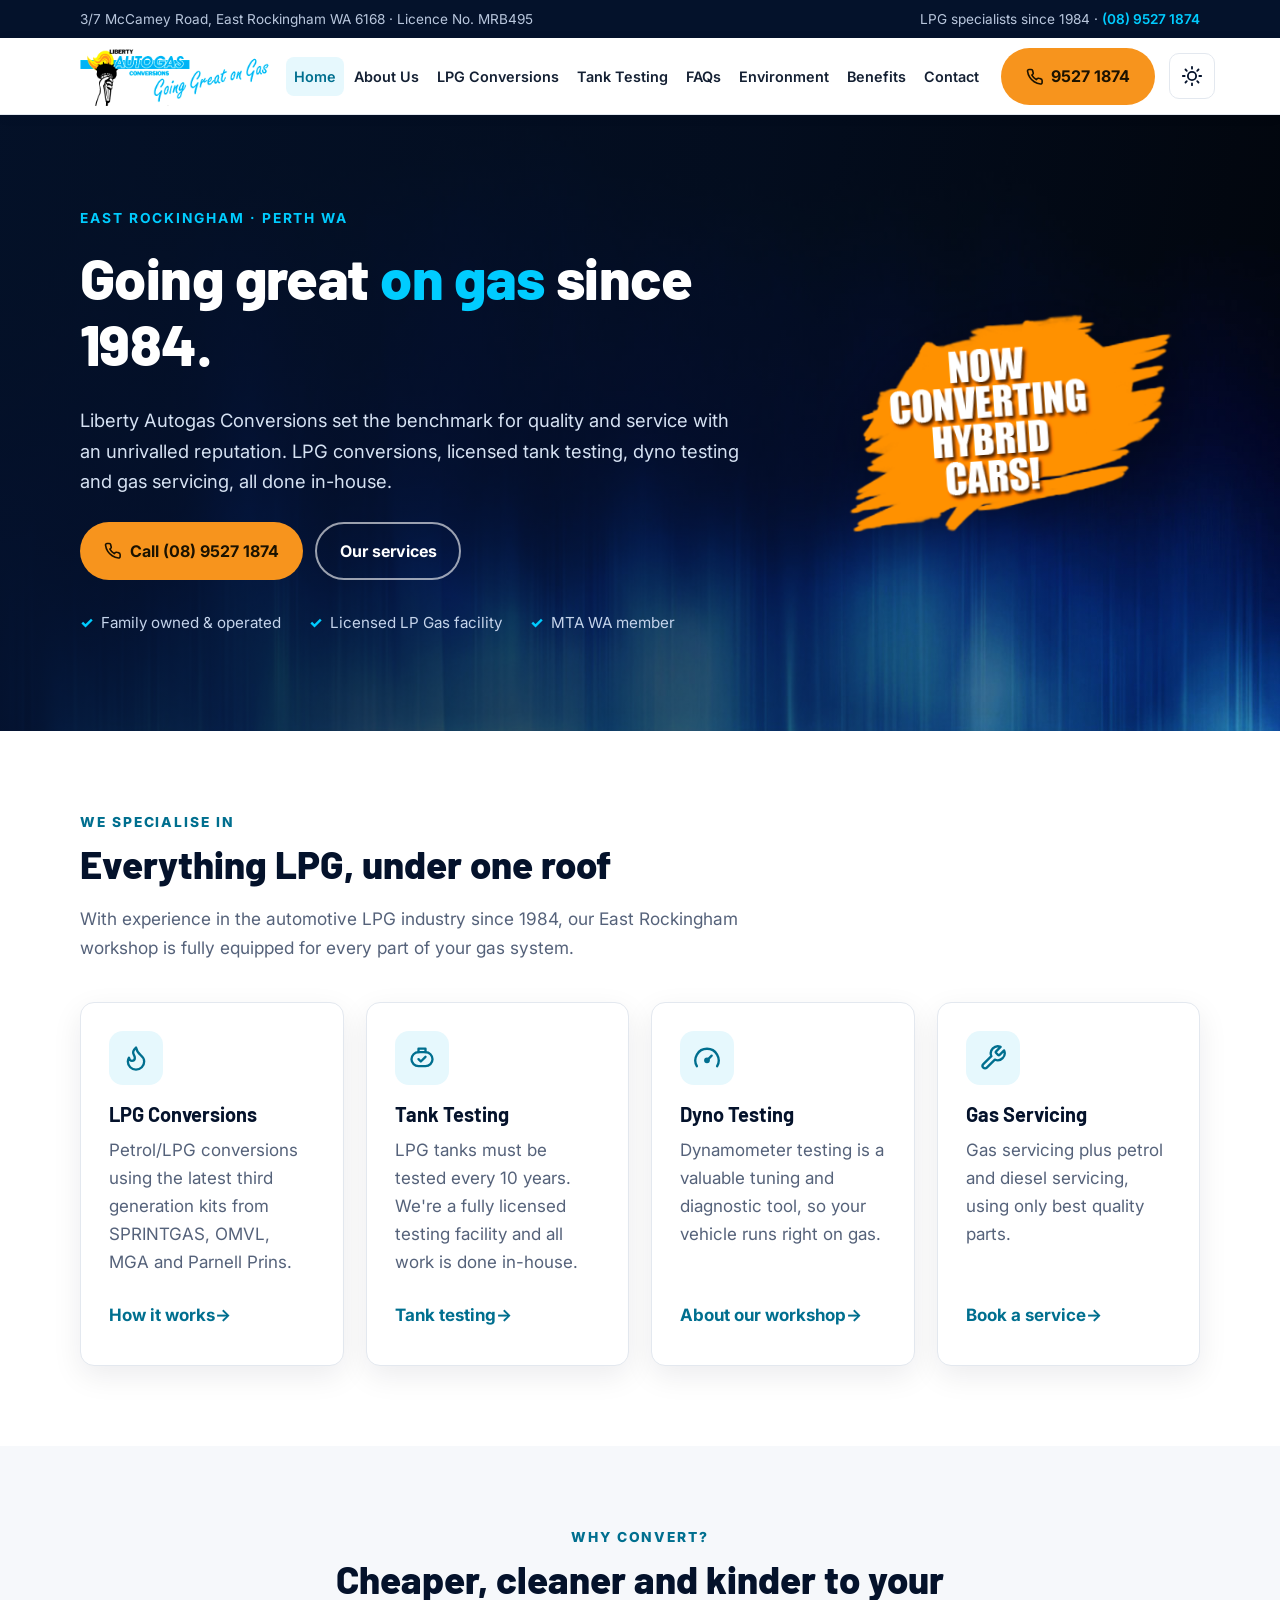
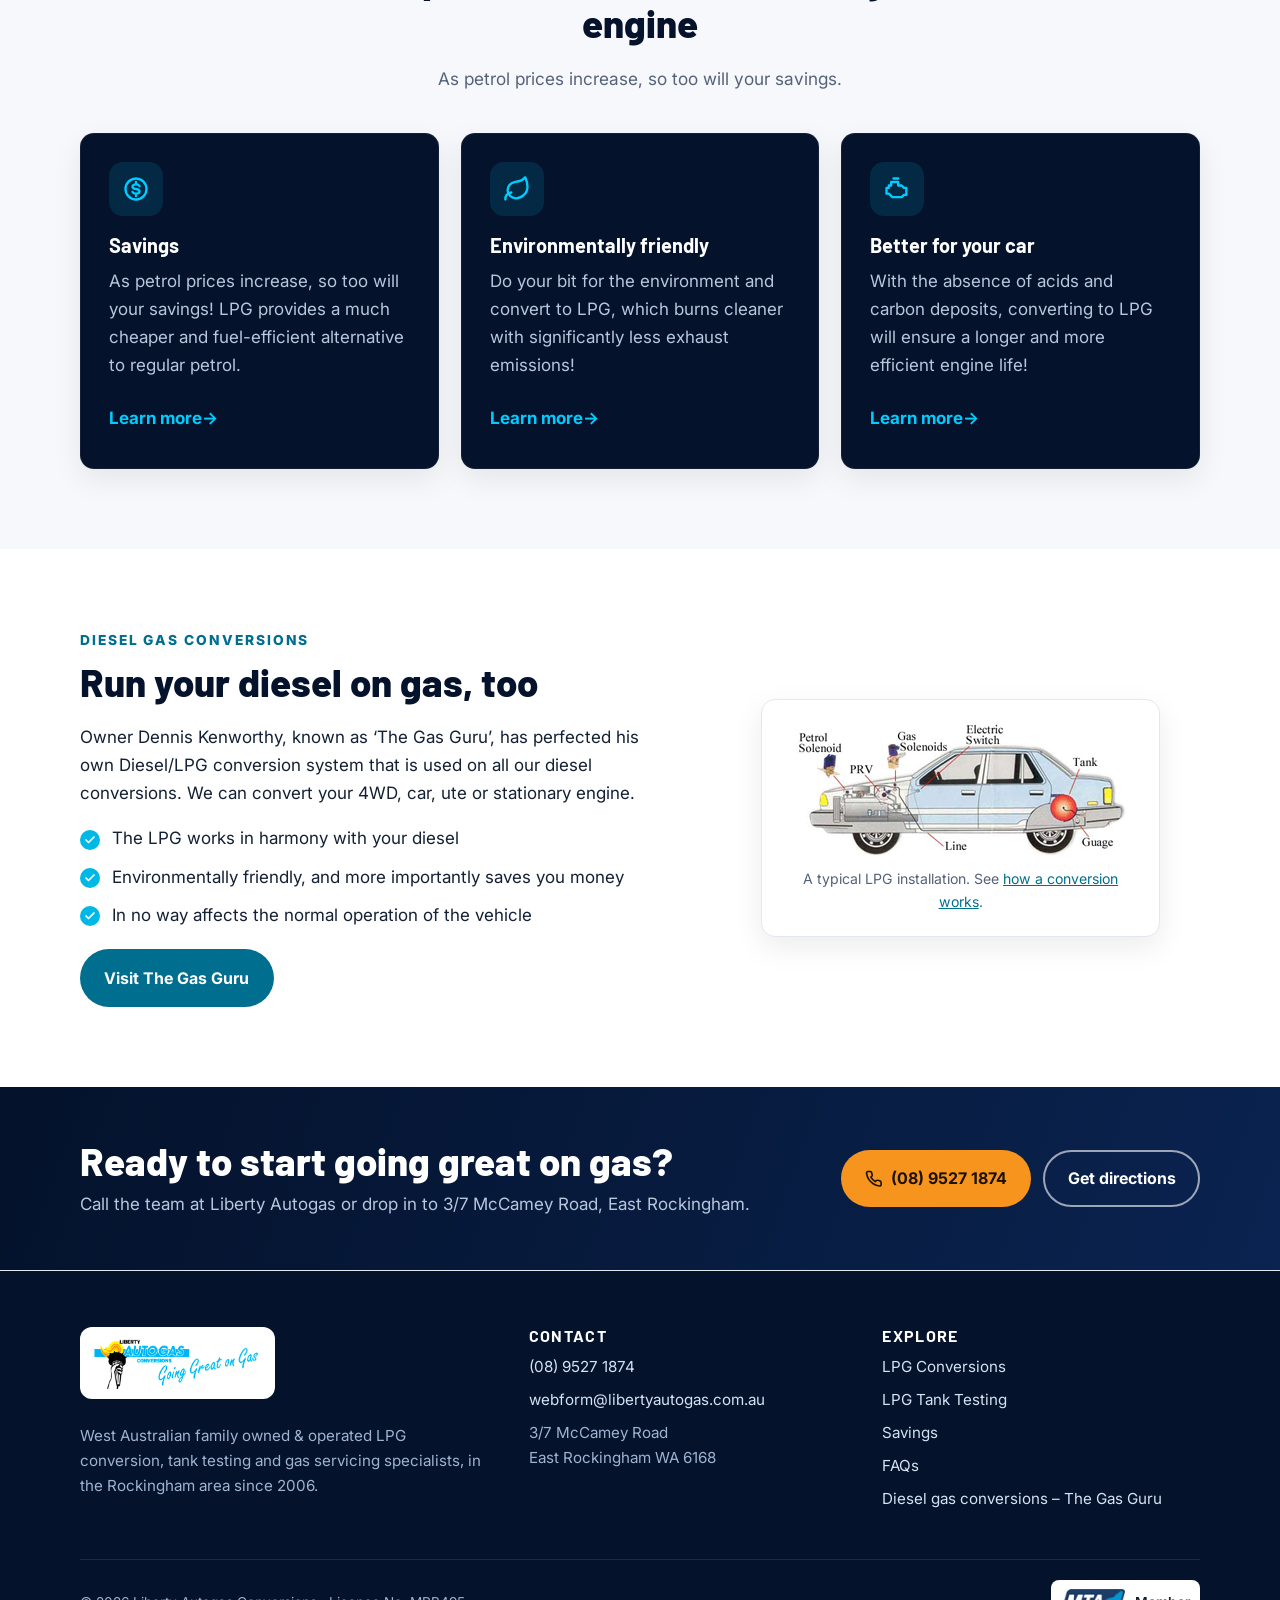
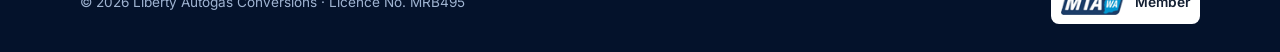
<file: index.html>
<!doctype html>
<html lang="en-AU">
<head>
  <meta charset="utf-8">
  <meta name="viewport" content="width=device-width, initial-scale=1">
  <meta name="robots" content="noindex">
  <title>Liberty Autogas Conversions | LPG Conversions &amp; Tank Testing, Rockingham WA</title>
  <meta name="description" content="Family owned LPG autogas specialists in East Rockingham since 2006. LPG conversions, licensed tank testing, dyno testing and gas servicing. Call (08) 9527 1874.">
  <meta name="theme-color" content="#04122b">
  <script>try{var t=localStorage.getItem("la-theme");if(t==="dark"||t==="light")document.documentElement.setAttribute("data-theme",t)}catch(e){}</script>
  <link rel="preconnect" href="https://fonts.googleapis.com">
  <link rel="preconnect" href="https://fonts.gstatic.com" crossorigin>
  <link href="https://fonts.googleapis.com/css2?family=Barlow:wght@700;800&family=Inter:wght@400;600;700;800&display=swap" rel="stylesheet">
  <link rel="stylesheet" href="css/style.css">
</head>
<body>
<a class="skip" href="#main">Skip to content</a>
<div class="topbar">
  <div class="container">
    <span>3/7 McCamey Road, East Rockingham WA 6168 &middot; Licence No. MRB495</span>
    <span>LPG specialists since 1984 &middot; <a href="tel:+61895271874">(08) 9527 1874</a></span>
  </div>
</div>
<header class="site-header">
  <div class="container">
    <a class="logo" href="index.html" aria-label="Liberty Autogas Conversions home"><img src="images/liberty-autogas-logo.png" width="500" height="156" alt="Liberty Autogas Conversions - Going Great on Gas"></a>
    <nav class="nav" id="site-nav" aria-label="Main">
      <ul>
        <li><a href="index.html" aria-current="page">Home</a></li>
        <li><a href="about.html">About Us</a></li>
        <li><a href="conversions.html">LPG Conversions</a></li>
        <li><a href="lpg-tank-testing.html">Tank Testing</a></li>
        <li><a href="faq.html">FAQs</a></li>
        <li><a href="environment.html">Environment</a></li>
        <li><a href="benefits.html">Benefits</a></li>
        <li><a href="contact.html">Contact</a></li>
      </ul>
    </nav>
    <a class="btn btn-flame header-call" href="tel:+61895271874" aria-label="Call Liberty Autogas on 08 9527 1874"><svg viewBox="0 0 24 24" fill="none" stroke="currentColor" stroke-width="2.2" stroke-linecap="round" stroke-linejoin="round" aria-hidden="true"><path d="M22 16.9v3a2 2 0 0 1-2.2 2 19.8 19.8 0 0 1-8.6-3.1 19.5 19.5 0 0 1-6-6A19.8 19.8 0 0 1 2.1 4.2 2 2 0 0 1 4.1 2h3a2 2 0 0 1 2 1.7c.1.9.4 1.8.7 2.7a2 2 0 0 1-.5 2.1L8 9.8a16 16 0 0 0 6 6l1.3-1.3a2 2 0 0 1 2.1-.4c.9.3 1.8.6 2.7.7a2 2 0 0 1 1.7 2z"/></svg><span class="label"><span class="label-long">Call </span>9527 1874</span></a>
    <button class="theme-toggle" type="button" aria-label="Switch to dark mode" aria-pressed="false"><svg class="sun" viewBox="0 0 24 24" fill="none" stroke="currentColor" stroke-width="2" stroke-linecap="round" aria-hidden="true"><circle cx="12" cy="12" r="4.5"/><path d="M12 2v2M12 20v2M4.9 4.9l1.4 1.4M17.7 17.7l1.4 1.4M2 12h2M20 12h2M4.9 19.1l1.4-1.4M17.7 6.3l1.4-1.4"/></svg><svg class="moon" viewBox="0 0 24 24" fill="none" stroke="currentColor" stroke-width="2" stroke-linecap="round" stroke-linejoin="round" aria-hidden="true"><path d="M21 12.8A9 9 0 1 1 11.2 3a7 7 0 0 0 9.8 9.8z"/></svg></button>
    <button class="menu-toggle" type="button" aria-controls="site-nav" aria-expanded="false" aria-label="Open menu"><span></span></button>
  </div>
</header>
<main id="main">
<section class="hero">
  <div class="container">
    <div>
      <span class="eyebrow">East Rockingham &middot; Perth WA</span>
      <h1>Going great <em>on gas</em> since 1984.</h1>
      <p class="lead">Liberty Autogas Conversions set the benchmark for quality and service with an unrivalled reputation. LPG conversions, licensed tank testing, dyno testing and gas servicing, all done in-house.</p>
      <div class="hero-actions">
        <a class="btn btn-flame" href="tel:+61895271874"><svg viewBox="0 0 24 24" fill="none" stroke="currentColor" stroke-width="2.2" stroke-linecap="round" stroke-linejoin="round" aria-hidden="true"><path d="M22 16.9v3a2 2 0 0 1-2.2 2 19.8 19.8 0 0 1-8.6-3.1 19.5 19.5 0 0 1-6-6A19.8 19.8 0 0 1 2.1 4.2 2 2 0 0 1 4.1 2h3a2 2 0 0 1 2 1.7c.1.9.4 1.8.7 2.7a2 2 0 0 1-.5 2.1L8 9.8a16 16 0 0 0 6 6l1.3-1.3a2 2 0 0 1 2.1-.4c.9.3 1.8.6 2.7.7a2 2 0 0 1 1.7 2z"/></svg> Call (08) 9527 1874</a>
        <a class="btn btn-ghost" href="#services">Our services</a>
      </div>
      <ul class="hero-facts">
        <li>Family owned &amp; operated</li>
        <li>Licensed LP Gas facility</li>
        <li>MTA WA member</li>
      </ul>
    </div>
    <img class="hero-badge" src="images/gas-convertions-rockingham-hybrid-cars.png" width="400" height="253" alt="Now converting hybrid cars!">
  </div>
</section>

<section class="section" id="services">
  <div class="container">
    <div class="section-head">
      <span class="kicker">We specialise in</span>
      <h2>Everything LPG, under one roof</h2>
      <p>With experience in the automotive LPG industry since 1984, our East Rockingham workshop is fully equipped for every part of your gas system.</p>
    </div>
    <div class="grid grid-4">
      <article class="card">
        <div class="icon"><svg viewBox="0 0 24 24" fill="none" stroke="currentColor" stroke-width="2" stroke-linecap="round" stroke-linejoin="round" aria-hidden="true"><path d="M8.5 14.5A2.5 2.5 0 0 0 11 12c0-1.4-.5-2-1-3-1.1-2.1-.2-4 2-6 .5 2.5 2 4.9 4 6.5 2 1.6 3 3.5 3 5.5a7 7 0 1 1-14 0c0-1.2.4-2.3 1-3.3.3 1.6 1.4 2.8 2.5 2.8z"/></svg></div>
        <h3>LPG Conversions</h3>
        <p>Petrol/LPG conversions using the latest third generation kits from SPRINTGAS, OMVL, MGA and Parnell Prins.</p>
        <a class="more" href="conversions.html">How it works</a>
      </article>
      <article class="card">
        <div class="icon"><svg viewBox="0 0 24 24" fill="none" stroke="currentColor" stroke-width="2" stroke-linecap="round" stroke-linejoin="round" aria-hidden="true"><rect x="3" y="7" width="18" height="12" rx="6"/><path d="M9 7V4h6v3"/><path d="m9 13 2 2 4-4"/></svg></div>
        <h3>Tank Testing</h3>
        <p>LPG tanks must be tested every 10 years. We're a fully licensed testing facility and all work is done in-house.</p>
        <a class="more" href="lpg-tank-testing.html">Tank testing</a>
      </article>
      <article class="card">
        <div class="icon"><svg viewBox="0 0 24 24" fill="none" stroke="currentColor" stroke-width="2" stroke-linecap="round" stroke-linejoin="round" aria-hidden="true"><path d="M12 14l4-4"/><path d="M3.3 19a10 10 0 1 1 17.4 0"/><circle cx="12" cy="14" r="1.5"/></svg></div>
        <h3>Dyno Testing</h3>
        <p>Dynamometer testing is a valuable tuning and diagnostic tool, so your vehicle runs right on gas.</p>
        <a class="more" href="about.html">About our workshop</a>
      </article>
      <article class="card">
        <div class="icon"><svg viewBox="0 0 24 24" fill="none" stroke="currentColor" stroke-width="2" stroke-linecap="round" stroke-linejoin="round" aria-hidden="true"><path d="M14.7 6.3a1 1 0 0 0 0 1.4l1.6 1.6a1 1 0 0 0 1.4 0l3.8-3.8a6 6 0 0 1-7.9 7.9l-6.9 6.9a2.1 2.1 0 0 1-3-3l6.9-6.9a6 6 0 0 1 7.9-7.9z"/></svg></div>
        <h3>Gas Servicing</h3>
        <p>Gas servicing plus petrol and diesel servicing, using only best quality parts.</p>
        <a class="more" href="contact.html">Book a service</a>
      </article>
    </div>
  </div>
</section>

<section class="section section-alt">
  <div class="container">
    <div class="section-head center">
      <span class="kicker">Why convert?</span>
      <h2>Cheaper, cleaner and kinder to your engine</h2>
      <p>As petrol prices increase, so too will your savings.</p>
    </div>
    <div class="grid grid-3">
      <article class="card card-dark">
        <div class="icon"><svg viewBox="0 0 24 24" fill="none" stroke="currentColor" stroke-width="2" stroke-linecap="round" stroke-linejoin="round" aria-hidden="true"><circle cx="12" cy="12" r="9"/><path d="M15 9.5c-.5-1-1.6-1.5-3-1.5-1.7 0-3 .8-3 2s1.3 1.7 3 2 3 .8 3 2-1.3 2-3 2c-1.4 0-2.5-.5-3-1.5M12 6v2M12 16v2"/></svg></div>
        <h3>Savings</h3>
        <p>As petrol prices increase, so too will your savings! LPG provides a much cheaper and fuel-efficient alternative to regular petrol.</p>
        <a class="more" href="savings.html">Learn more</a>
      </article>
      <article class="card card-dark">
        <div class="icon"><svg viewBox="0 0 24 24" fill="none" stroke="currentColor" stroke-width="2" stroke-linecap="round" stroke-linejoin="round" aria-hidden="true"><path d="M11 20A7 7 0 0 1 9.8 6.1C15.5 5 17 4.5 19 2c1 2 2 4.2 2 8 0 5.5-4.8 10-10 10z"/><path d="M2 21c0-3 1.9-5.4 5.1-6"/></svg></div>
        <h3>Environmentally friendly</h3>
        <p>Do your bit for the environment and convert to LPG, which burns cleaner with significantly less exhaust emissions!</p>
        <a class="more" href="environment.html">Learn more</a>
      </article>
      <article class="card card-dark">
        <div class="icon"><svg viewBox="0 0 24 24" fill="none" stroke="currentColor" stroke-width="2" stroke-linecap="round" stroke-linejoin="round" aria-hidden="true"><path d="M5 9h2V6h6v3h3l2 2h2v6h-2l-2 2H8l-3-3H3v-5h2z"/><path d="M9 3h4"/></svg></div>
        <h3>Better for your car</h3>
        <p>With the absence of acids and carbon deposits, converting to LPG will ensure a longer and more efficient engine life!</p>
        <a class="more" href="benefits.html">Learn more</a>
      </article>
    </div>
  </div>
</section>

<section class="section">
  <div class="container split">
    <div>
      <span class="kicker">Diesel gas conversions</span>
      <h2>Run your diesel on gas, too</h2>
      <p>Owner Dennis Kenworthy, known as &lsquo;The Gas Guru&rsquo;, has perfected his own Diesel/LPG conversion system that is used on all our diesel conversions. We can convert your 4WD, car, ute or stationary engine.</p>
      <ul class="ticks">
        <li>The LPG works in harmony with your diesel</li>
        <li>Environmentally friendly, and more importantly saves you money</li>
        <li>In no way affects the normal operation of the vehicle</li>
      </ul>
      <a class="btn btn-cyan" href="https://www.thegasguru.com.au" target="_blank" rel="noopener">Visit The Gas Guru</a>
    </div>
    <figure class="figure">
      <img loading="lazy" decoding="async" src="images/installthumb.gif" width="330" height="133" alt="Diagram of an LPG installation showing the tank, gas and petrol solenoids, electric switch and fuel line">
      <figcaption>A typical LPG installation. See <a href="conversions.html">how a conversion works</a>.</figcaption>
    </figure>
  </div>
</section>
<section class="band">
  <div class="container">
    <div>
      <h2>Ready to start going great on gas?</h2>
      <p>Call the team at Liberty Autogas or drop in to 3/7 McCamey Road, East Rockingham.</p>
    </div>
    <div class="band-actions">
      <a class="btn btn-flame" href="tel:+61895271874"><svg viewBox="0 0 24 24" fill="none" stroke="currentColor" stroke-width="2.2" stroke-linecap="round" stroke-linejoin="round" aria-hidden="true"><path d="M22 16.9v3a2 2 0 0 1-2.2 2 19.8 19.8 0 0 1-8.6-3.1 19.5 19.5 0 0 1-6-6A19.8 19.8 0 0 1 2.1 4.2 2 2 0 0 1 4.1 2h3a2 2 0 0 1 2 1.7c.1.9.4 1.8.7 2.7a2 2 0 0 1-.5 2.1L8 9.8a16 16 0 0 0 6 6l1.3-1.3a2 2 0 0 1 2.1-.4c.9.3 1.8.6 2.7.7a2 2 0 0 1 1.7 2z"/></svg> (08) 9527 1874</a>
      <a class="btn btn-ghost" href="contact.html">Get directions</a>
    </div>
  </div>
</section>
</main>
<footer class="site-footer">
  <div class="container">
    <div class="footer-grid">
      <div>
        <a class="footer-logo" href="index.html"><img loading="lazy" decoding="async" src="images/liberty-autogas-logo.png" width="500" height="156" alt="Liberty Autogas Conversions"></a>
        <p>West Australian family owned &amp; operated LPG conversion, tank testing and gas servicing specialists, in the Rockingham area since 2006.</p>
      </div>
      <div>
        <h3>Contact</h3>
        <ul>
          <li><a href="tel:+61895271874">(08) 9527 1874</a></li>
          <li><a href="mailto:webform@libertyautogas.com.au">webform@libertyautogas.com.au</a></li>
          <li>3/7 McCamey Road<br>East Rockingham WA 6168</li>
        </ul>
      </div>
      <div>
        <h3>Explore</h3>
        <ul>
          <li><a href="conversions.html">LPG Conversions</a></li>
          <li><a href="lpg-tank-testing.html">LPG Tank Testing</a></li>
          <li><a href="savings.html">Savings</a></li>
          <li><a href="faq.html">FAQs</a></li>
          <li><a href="https://www.thegasguru.com.au" target="_blank" rel="noopener">Diesel gas conversions &ndash; The Gas Guru</a></li>
        </ul>
      </div>
    </div>
    <div class="footer-bottom">
      <span>&copy; <span id="year">2026</span> Liberty Autogas Conversions &middot; Licence No. MRB495</span>
      <a class="mta" href="https://www.mtawa.com.au" target="_blank" rel="noopener"><img loading="lazy" decoding="async" src="images/MTA_Logo.png" width="74" height="30" alt="MTA - Motor Trade Association of Western Australia"> Member</a>
    </div>
  </div>
</footer>
<div class="call-bar">
  <a class="btn btn-flame" href="tel:+61895271874"><svg viewBox="0 0 24 24" fill="none" stroke="currentColor" stroke-width="2.2" stroke-linecap="round" stroke-linejoin="round" aria-hidden="true"><path d="M22 16.9v3a2 2 0 0 1-2.2 2 19.8 19.8 0 0 1-8.6-3.1 19.5 19.5 0 0 1-6-6A19.8 19.8 0 0 1 2.1 4.2 2 2 0 0 1 4.1 2h3a2 2 0 0 1 2 1.7c.1.9.4 1.8.7 2.7a2 2 0 0 1-.5 2.1L8 9.8a16 16 0 0 0 6 6l1.3-1.3a2 2 0 0 1 2.1-.4c.9.3 1.8.6 2.7.7a2 2 0 0 1 1.7 2z"/></svg> Call now</a>
  <a class="btn btn-cyan" href="contact.html"><svg viewBox="0 0 24 24" fill="none" stroke="currentColor" stroke-width="2" stroke-linecap="round" stroke-linejoin="round" aria-hidden="true"><path d="M20 10c0 6-8 12-8 12s-8-6-8-12a8 8 0 0 1 16 0z"/><circle cx="12" cy="10" r="3"/></svg> Find us</a>
</div>
<button class="to-top" type="button" aria-label="Back to top"><svg viewBox="0 0 24 24" fill="none" stroke="currentColor" stroke-width="2.5" stroke-linecap="round" stroke-linejoin="round" aria-hidden="true"><path d="M18 15l-6-6-6 6"/></svg></button>
<script src="js/main.js"></script>
</body>
</html>
</file>
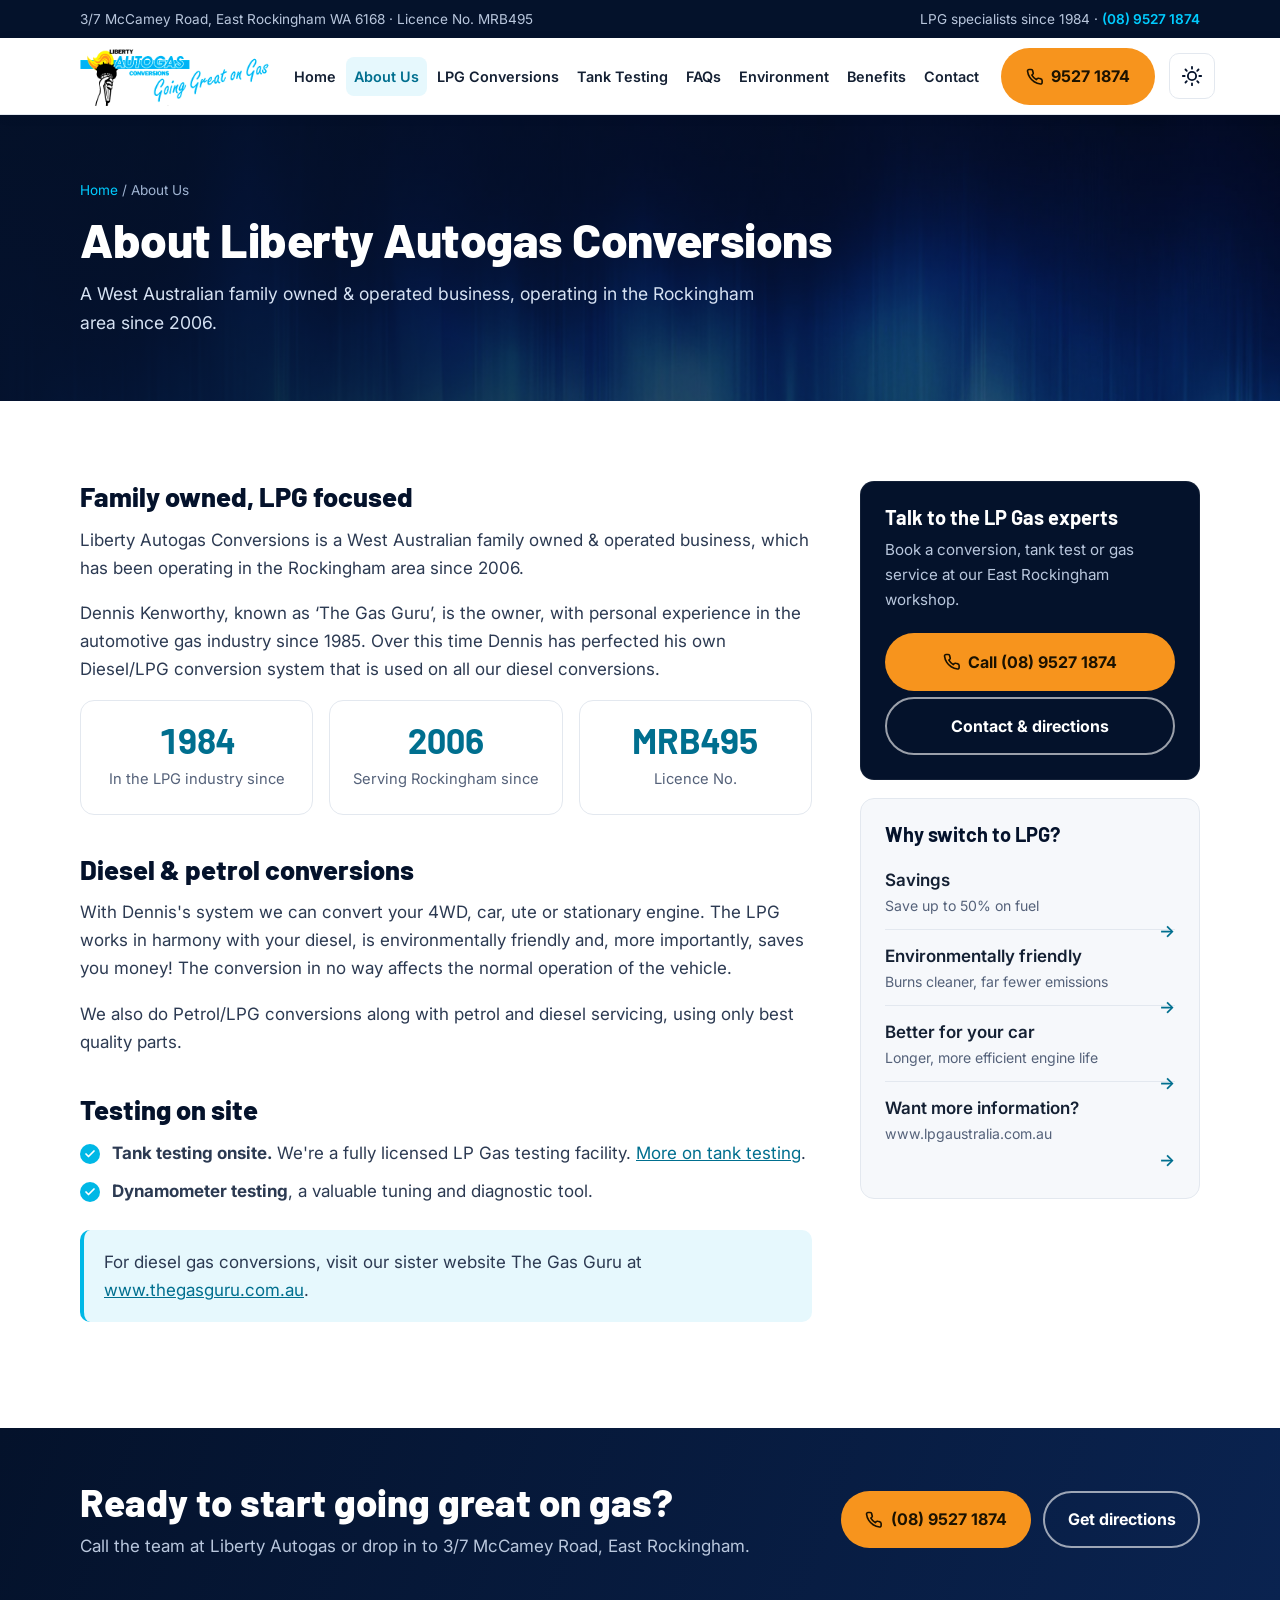
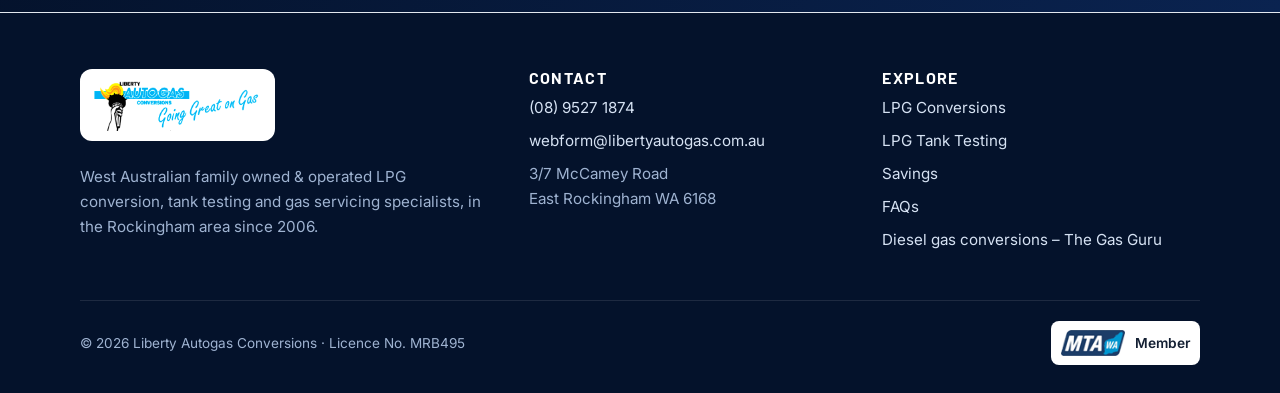
<file: about.html>
<!doctype html>
<html lang="en-AU">
<head>
  <meta charset="utf-8">
  <meta name="viewport" content="width=device-width, initial-scale=1">
  <meta name="robots" content="noindex">
  <title>About Us | Liberty Autogas Conversions, East Rockingham</title>
  <meta name="description" content="Liberty Autogas Conversions is a West Australian family owned and operated LPG business in the Rockingham area since 2006, run by Dennis Kenworthy, The Gas Guru.">
  <meta name="theme-color" content="#04122b">
  <script>try{var t=localStorage.getItem("la-theme");if(t==="dark"||t==="light")document.documentElement.setAttribute("data-theme",t)}catch(e){}</script>
  <link rel="preconnect" href="https://fonts.googleapis.com">
  <link rel="preconnect" href="https://fonts.gstatic.com" crossorigin>
  <link href="https://fonts.googleapis.com/css2?family=Barlow:wght@700;800&family=Inter:wght@400;600;700;800&display=swap" rel="stylesheet">
  <link rel="stylesheet" href="css/style.css">
</head>
<body>
<a class="skip" href="#main">Skip to content</a>
<div class="topbar">
  <div class="container">
    <span>3/7 McCamey Road, East Rockingham WA 6168 &middot; Licence No. MRB495</span>
    <span>LPG specialists since 1984 &middot; <a href="tel:+61895271874">(08) 9527 1874</a></span>
  </div>
</div>
<header class="site-header">
  <div class="container">
    <a class="logo" href="index.html" aria-label="Liberty Autogas Conversions home"><img src="images/liberty-autogas-logo.png" width="500" height="156" alt="Liberty Autogas Conversions - Going Great on Gas"></a>
    <nav class="nav" id="site-nav" aria-label="Main">
      <ul>
        <li><a href="index.html">Home</a></li>
        <li><a href="about.html" aria-current="page">About Us</a></li>
        <li><a href="conversions.html">LPG Conversions</a></li>
        <li><a href="lpg-tank-testing.html">Tank Testing</a></li>
        <li><a href="faq.html">FAQs</a></li>
        <li><a href="environment.html">Environment</a></li>
        <li><a href="benefits.html">Benefits</a></li>
        <li><a href="contact.html">Contact</a></li>
      </ul>
    </nav>
    <a class="btn btn-flame header-call" href="tel:+61895271874" aria-label="Call Liberty Autogas on 08 9527 1874"><svg viewBox="0 0 24 24" fill="none" stroke="currentColor" stroke-width="2.2" stroke-linecap="round" stroke-linejoin="round" aria-hidden="true"><path d="M22 16.9v3a2 2 0 0 1-2.2 2 19.8 19.8 0 0 1-8.6-3.1 19.5 19.5 0 0 1-6-6A19.8 19.8 0 0 1 2.1 4.2 2 2 0 0 1 4.1 2h3a2 2 0 0 1 2 1.7c.1.9.4 1.8.7 2.7a2 2 0 0 1-.5 2.1L8 9.8a16 16 0 0 0 6 6l1.3-1.3a2 2 0 0 1 2.1-.4c.9.3 1.8.6 2.7.7a2 2 0 0 1 1.7 2z"/></svg><span class="label"><span class="label-long">Call </span>9527 1874</span></a>
    <button class="theme-toggle" type="button" aria-label="Switch to dark mode" aria-pressed="false"><svg class="sun" viewBox="0 0 24 24" fill="none" stroke="currentColor" stroke-width="2" stroke-linecap="round" aria-hidden="true"><circle cx="12" cy="12" r="4.5"/><path d="M12 2v2M12 20v2M4.9 4.9l1.4 1.4M17.7 17.7l1.4 1.4M2 12h2M20 12h2M4.9 19.1l1.4-1.4M17.7 6.3l1.4-1.4"/></svg><svg class="moon" viewBox="0 0 24 24" fill="none" stroke="currentColor" stroke-width="2" stroke-linecap="round" stroke-linejoin="round" aria-hidden="true"><path d="M21 12.8A9 9 0 1 1 11.2 3a7 7 0 0 0 9.8 9.8z"/></svg></button>
    <button class="menu-toggle" type="button" aria-controls="site-nav" aria-expanded="false" aria-label="Open menu"><span></span></button>
  </div>
</header>
<main id="main">
<section class="page-hero">
  <div class="container">
    <div class="crumbs"><a href="index.html">Home</a> / About Us</div>
    <h1>About Liberty Autogas Conversions</h1>
    <p>A West Australian family owned &amp; operated business, operating in the Rockingham area since 2006.</p>
  </div>
</section>
<section class="section"><div class="container layout"><div class="prose">
      <h2>Family owned, LPG focused</h2>
      <p>Liberty Autogas Conversions is a West Australian family owned &amp; operated business, which has been operating in the Rockingham area since 2006.</p>
      <p>Dennis Kenworthy, known as &lsquo;The Gas Guru&rsquo;, is the owner, with personal experience in the automotive gas industry since 1985. Over this time Dennis has perfected his own Diesel/LPG conversion system that is used on all our diesel conversions.</p>
      <div class="stat-row">
        <div class="stat"><strong>1984</strong><span>In the LPG industry since</span></div>
        <div class="stat"><strong>2006</strong><span>Serving Rockingham since</span></div>
        <div class="stat"><strong>MRB495</strong><span>Licence No.</span></div>
      </div>
      <h2>Diesel &amp; petrol conversions</h2>
      <p>With Dennis's system we can convert your 4WD, car, ute or stationary engine. The LPG works in harmony with your diesel, is environmentally friendly and, more importantly, saves you money! The conversion in no way affects the normal operation of the vehicle.</p>
      <p>We also do Petrol/LPG conversions along with petrol and diesel servicing, using only best quality parts.</p>
      <h2>Testing on site</h2>
      <ul class="ticks">
        <li><strong>Tank testing onsite.</strong> We're a fully licensed LP Gas testing facility. <a href="lpg-tank-testing.html">More on tank testing</a>.</li>
        <li><strong>Dynamometer testing</strong>, a valuable tuning and diagnostic tool.</li>
      </ul>
      <div class="note"><p>For diesel gas conversions, visit our sister website The Gas Guru at <a href="https://www.thegasguru.com.au" target="_blank" rel="noopener">www.thegasguru.com.au</a>.</p></div>
</div>
    <aside class="sidebar">
      <div class="side-card dark">
        <h3>Talk to the LP Gas experts</h3>
        <p>Book a conversion, tank test or gas service at our East Rockingham workshop.</p>
        <a class="btn btn-flame" href="tel:+61895271874"><svg viewBox="0 0 24 24" fill="none" stroke="currentColor" stroke-width="2.2" stroke-linecap="round" stroke-linejoin="round" aria-hidden="true"><path d="M22 16.9v3a2 2 0 0 1-2.2 2 19.8 19.8 0 0 1-8.6-3.1 19.5 19.5 0 0 1-6-6A19.8 19.8 0 0 1 2.1 4.2 2 2 0 0 1 4.1 2h3a2 2 0 0 1 2 1.7c.1.9.4 1.8.7 2.7a2 2 0 0 1-.5 2.1L8 9.8a16 16 0 0 0 6 6l1.3-1.3a2 2 0 0 1 2.1-.4c.9.3 1.8.6 2.7.7a2 2 0 0 1 1.7 2z"/></svg> Call (08) 9527 1874</a>
        <a class="btn btn-ghost" href="contact.html">Contact &amp; directions</a>
      </div>
      <div class="side-card">
        <h3>Why switch to LPG?</h3>
        <ul class="side-links">
          <li><a href="savings.html">Savings<small>Save up to 50% on fuel</small></a></li>
          <li><a href="environment.html">Environmentally friendly<small>Burns cleaner, far fewer emissions</small></a></li>
          <li><a href="benefits.html">Better for your car<small>Longer, more efficient engine life</small></a></li>
          <li><a href="https://www.lpgaustralia.com.au" target="_blank" rel="noopener">Want more information?<small>www.lpgaustralia.com.au</small></a></li>
        </ul>
      </div>
    </aside>
</div></section>
<section class="band">
  <div class="container">
    <div>
      <h2>Ready to start going great on gas?</h2>
      <p>Call the team at Liberty Autogas or drop in to 3/7 McCamey Road, East Rockingham.</p>
    </div>
    <div class="band-actions">
      <a class="btn btn-flame" href="tel:+61895271874"><svg viewBox="0 0 24 24" fill="none" stroke="currentColor" stroke-width="2.2" stroke-linecap="round" stroke-linejoin="round" aria-hidden="true"><path d="M22 16.9v3a2 2 0 0 1-2.2 2 19.8 19.8 0 0 1-8.6-3.1 19.5 19.5 0 0 1-6-6A19.8 19.8 0 0 1 2.1 4.2 2 2 0 0 1 4.1 2h3a2 2 0 0 1 2 1.7c.1.9.4 1.8.7 2.7a2 2 0 0 1-.5 2.1L8 9.8a16 16 0 0 0 6 6l1.3-1.3a2 2 0 0 1 2.1-.4c.9.3 1.8.6 2.7.7a2 2 0 0 1 1.7 2z"/></svg> (08) 9527 1874</a>
      <a class="btn btn-ghost" href="contact.html">Get directions</a>
    </div>
  </div>
</section>
</main>
<footer class="site-footer">
  <div class="container">
    <div class="footer-grid">
      <div>
        <a class="footer-logo" href="index.html"><img loading="lazy" decoding="async" src="images/liberty-autogas-logo.png" width="500" height="156" alt="Liberty Autogas Conversions"></a>
        <p>West Australian family owned &amp; operated LPG conversion, tank testing and gas servicing specialists, in the Rockingham area since 2006.</p>
      </div>
      <div>
        <h3>Contact</h3>
        <ul>
          <li><a href="tel:+61895271874">(08) 9527 1874</a></li>
          <li><a href="mailto:webform@libertyautogas.com.au">webform@libertyautogas.com.au</a></li>
          <li>3/7 McCamey Road<br>East Rockingham WA 6168</li>
        </ul>
      </div>
      <div>
        <h3>Explore</h3>
        <ul>
          <li><a href="conversions.html">LPG Conversions</a></li>
          <li><a href="lpg-tank-testing.html">LPG Tank Testing</a></li>
          <li><a href="savings.html">Savings</a></li>
          <li><a href="faq.html">FAQs</a></li>
          <li><a href="https://www.thegasguru.com.au" target="_blank" rel="noopener">Diesel gas conversions &ndash; The Gas Guru</a></li>
        </ul>
      </div>
    </div>
    <div class="footer-bottom">
      <span>&copy; <span id="year">2026</span> Liberty Autogas Conversions &middot; Licence No. MRB495</span>
      <a class="mta" href="https://www.mtawa.com.au" target="_blank" rel="noopener"><img loading="lazy" decoding="async" src="images/MTA_Logo.png" width="74" height="30" alt="MTA - Motor Trade Association of Western Australia"> Member</a>
    </div>
  </div>
</footer>
<div class="call-bar">
  <a class="btn btn-flame" href="tel:+61895271874"><svg viewBox="0 0 24 24" fill="none" stroke="currentColor" stroke-width="2.2" stroke-linecap="round" stroke-linejoin="round" aria-hidden="true"><path d="M22 16.9v3a2 2 0 0 1-2.2 2 19.8 19.8 0 0 1-8.6-3.1 19.5 19.5 0 0 1-6-6A19.8 19.8 0 0 1 2.1 4.2 2 2 0 0 1 4.1 2h3a2 2 0 0 1 2 1.7c.1.9.4 1.8.7 2.7a2 2 0 0 1-.5 2.1L8 9.8a16 16 0 0 0 6 6l1.3-1.3a2 2 0 0 1 2.1-.4c.9.3 1.8.6 2.7.7a2 2 0 0 1 1.7 2z"/></svg> Call now</a>
  <a class="btn btn-cyan" href="contact.html"><svg viewBox="0 0 24 24" fill="none" stroke="currentColor" stroke-width="2" stroke-linecap="round" stroke-linejoin="round" aria-hidden="true"><path d="M20 10c0 6-8 12-8 12s-8-6-8-12a8 8 0 0 1 16 0z"/><circle cx="12" cy="10" r="3"/></svg> Find us</a>
</div>
<button class="to-top" type="button" aria-label="Back to top"><svg viewBox="0 0 24 24" fill="none" stroke="currentColor" stroke-width="2.5" stroke-linecap="round" stroke-linejoin="round" aria-hidden="true"><path d="M18 15l-6-6-6 6"/></svg></button>
<script src="js/main.js"></script>
</body>
</html>
</file>
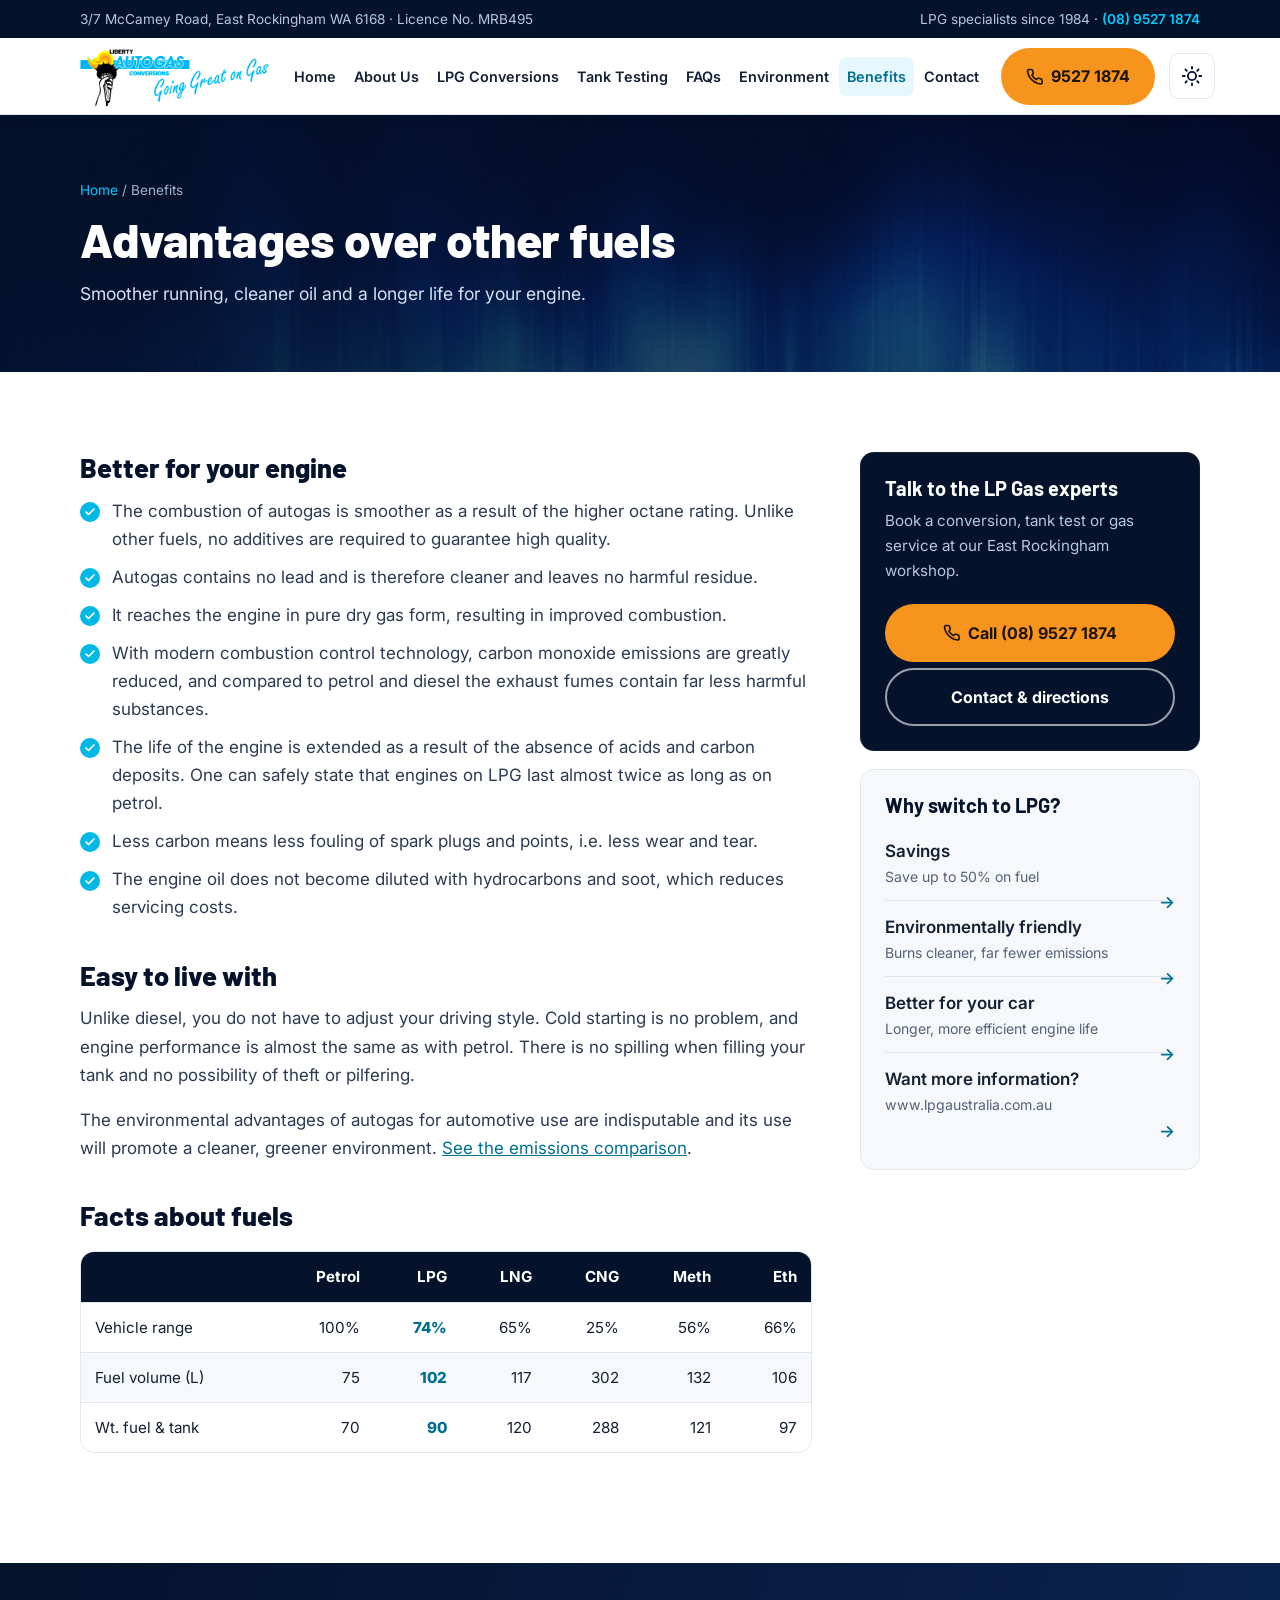
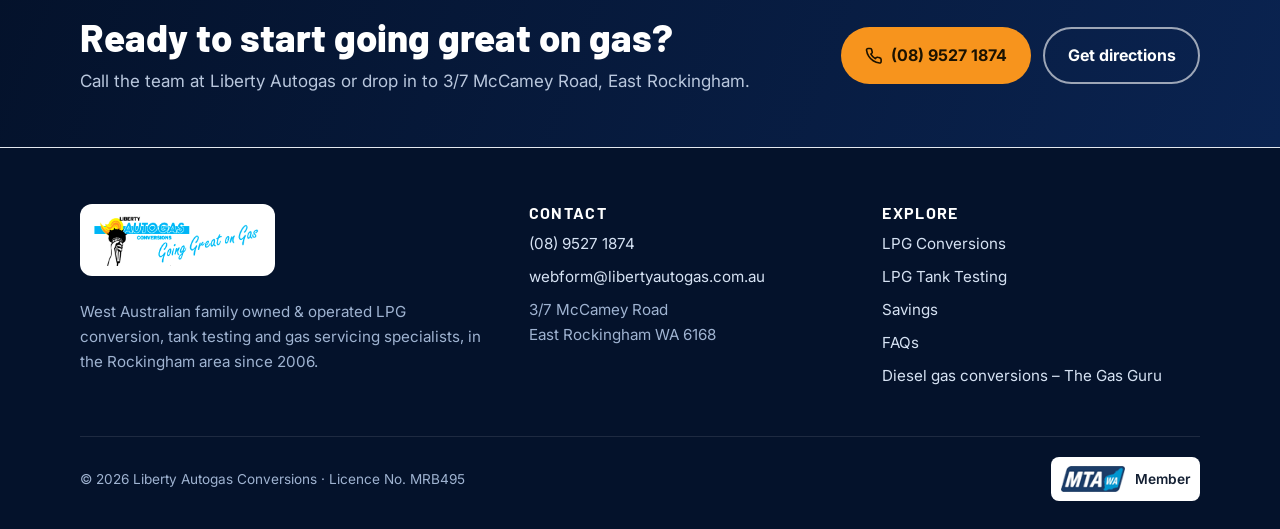
<file: benefits.html>
<!doctype html>
<html lang="en-AU">
<head>
  <meta charset="utf-8">
  <meta name="viewport" content="width=device-width, initial-scale=1">
  <meta name="robots" content="noindex">
  <title>Benefits of LPG | Liberty Autogas Conversions</title>
  <meta name="description" content="Why autogas is better for your engine: higher octane, no lead, no acids or carbon deposits, cleaner oil and longer engine life.">
  <meta name="theme-color" content="#04122b">
  <script>try{var t=localStorage.getItem("la-theme");if(t==="dark"||t==="light")document.documentElement.setAttribute("data-theme",t)}catch(e){}</script>
  <link rel="preconnect" href="https://fonts.googleapis.com">
  <link rel="preconnect" href="https://fonts.gstatic.com" crossorigin>
  <link href="https://fonts.googleapis.com/css2?family=Barlow:wght@700;800&family=Inter:wght@400;600;700;800&display=swap" rel="stylesheet">
  <link rel="stylesheet" href="css/style.css">
</head>
<body>
<a class="skip" href="#main">Skip to content</a>
<div class="topbar">
  <div class="container">
    <span>3/7 McCamey Road, East Rockingham WA 6168 &middot; Licence No. MRB495</span>
    <span>LPG specialists since 1984 &middot; <a href="tel:+61895271874">(08) 9527 1874</a></span>
  </div>
</div>
<header class="site-header">
  <div class="container">
    <a class="logo" href="index.html" aria-label="Liberty Autogas Conversions home"><img src="images/liberty-autogas-logo.png" width="500" height="156" alt="Liberty Autogas Conversions - Going Great on Gas"></a>
    <nav class="nav" id="site-nav" aria-label="Main">
      <ul>
        <li><a href="index.html">Home</a></li>
        <li><a href="about.html">About Us</a></li>
        <li><a href="conversions.html">LPG Conversions</a></li>
        <li><a href="lpg-tank-testing.html">Tank Testing</a></li>
        <li><a href="faq.html">FAQs</a></li>
        <li><a href="environment.html">Environment</a></li>
        <li><a href="benefits.html" aria-current="page">Benefits</a></li>
        <li><a href="contact.html">Contact</a></li>
      </ul>
    </nav>
    <a class="btn btn-flame header-call" href="tel:+61895271874" aria-label="Call Liberty Autogas on 08 9527 1874"><svg viewBox="0 0 24 24" fill="none" stroke="currentColor" stroke-width="2.2" stroke-linecap="round" stroke-linejoin="round" aria-hidden="true"><path d="M22 16.9v3a2 2 0 0 1-2.2 2 19.8 19.8 0 0 1-8.6-3.1 19.5 19.5 0 0 1-6-6A19.8 19.8 0 0 1 2.1 4.2 2 2 0 0 1 4.1 2h3a2 2 0 0 1 2 1.7c.1.9.4 1.8.7 2.7a2 2 0 0 1-.5 2.1L8 9.8a16 16 0 0 0 6 6l1.3-1.3a2 2 0 0 1 2.1-.4c.9.3 1.8.6 2.7.7a2 2 0 0 1 1.7 2z"/></svg><span class="label"><span class="label-long">Call </span>9527 1874</span></a>
    <button class="theme-toggle" type="button" aria-label="Switch to dark mode" aria-pressed="false"><svg class="sun" viewBox="0 0 24 24" fill="none" stroke="currentColor" stroke-width="2" stroke-linecap="round" aria-hidden="true"><circle cx="12" cy="12" r="4.5"/><path d="M12 2v2M12 20v2M4.9 4.9l1.4 1.4M17.7 17.7l1.4 1.4M2 12h2M20 12h2M4.9 19.1l1.4-1.4M17.7 6.3l1.4-1.4"/></svg><svg class="moon" viewBox="0 0 24 24" fill="none" stroke="currentColor" stroke-width="2" stroke-linecap="round" stroke-linejoin="round" aria-hidden="true"><path d="M21 12.8A9 9 0 1 1 11.2 3a7 7 0 0 0 9.8 9.8z"/></svg></button>
    <button class="menu-toggle" type="button" aria-controls="site-nav" aria-expanded="false" aria-label="Open menu"><span></span></button>
  </div>
</header>
<main id="main">
<section class="page-hero">
  <div class="container">
    <div class="crumbs"><a href="index.html">Home</a> / Benefits</div>
    <h1>Advantages over other fuels</h1>
    <p>Smoother running, cleaner oil and a longer life for your engine.</p>
  </div>
</section>
<section class="section"><div class="container layout"><div class="prose">
      <h2>Better for your engine</h2>
      <ul class="ticks">
        <li>The combustion of autogas is smoother as a result of the higher octane rating. Unlike other fuels, no additives are required to guarantee high quality.</li>
        <li>Autogas contains no lead and is therefore cleaner and leaves no harmful residue.</li>
        <li>It reaches the engine in pure dry gas form, resulting in improved combustion.</li>
        <li>With modern combustion control technology, carbon monoxide emissions are greatly reduced, and compared to petrol and diesel the exhaust fumes contain far less harmful substances.</li>
        <li>The life of the engine is extended as a result of the absence of acids and carbon deposits. One can safely state that engines on LPG last almost twice as long as on petrol.</li>
        <li>Less carbon means less fouling of spark plugs and points, i.e. less wear and tear.</li>
        <li>The engine oil does not become diluted with hydrocarbons and soot, which reduces servicing costs.</li>
      </ul>
      <h2>Easy to live with</h2>
      <p>Unlike diesel, you do not have to adjust your driving style. Cold starting is no problem, and engine performance is almost the same as with petrol. There is no spilling when filling your tank and no possibility of theft or pilfering.</p>
      <p>The environmental advantages of autogas for automotive use are indisputable and its use will promote a cleaner, greener environment. <a href="environment.html">See the emissions comparison</a>.</p>
      <h2>Facts about fuels</h2>
      <div class="table-wrap">
        <table>
          <thead><tr><th></th><th class="num">Petrol</th><th class="num">LPG</th><th class="num">LNG</th><th class="num">CNG</th><th class="num">Meth</th><th class="num">Eth</th></tr></thead>
          <tbody>
            <tr><td>Vehicle range</td><td class="num">100%</td><td class="num hi">74%</td><td class="num">65%</td><td class="num">25%</td><td class="num">56%</td><td class="num">66%</td></tr>
            <tr><td>Fuel volume (L)</td><td class="num">75</td><td class="num hi">102</td><td class="num">117</td><td class="num">302</td><td class="num">132</td><td class="num">106</td></tr>
            <tr><td>Wt. fuel &amp; tank</td><td class="num">70</td><td class="num hi">90</td><td class="num">120</td><td class="num">288</td><td class="num">121</td><td class="num">97</td></tr>
          </tbody>
        </table>
      </div>
</div>
    <aside class="sidebar">
      <div class="side-card dark">
        <h3>Talk to the LP Gas experts</h3>
        <p>Book a conversion, tank test or gas service at our East Rockingham workshop.</p>
        <a class="btn btn-flame" href="tel:+61895271874"><svg viewBox="0 0 24 24" fill="none" stroke="currentColor" stroke-width="2.2" stroke-linecap="round" stroke-linejoin="round" aria-hidden="true"><path d="M22 16.9v3a2 2 0 0 1-2.2 2 19.8 19.8 0 0 1-8.6-3.1 19.5 19.5 0 0 1-6-6A19.8 19.8 0 0 1 2.1 4.2 2 2 0 0 1 4.1 2h3a2 2 0 0 1 2 1.7c.1.9.4 1.8.7 2.7a2 2 0 0 1-.5 2.1L8 9.8a16 16 0 0 0 6 6l1.3-1.3a2 2 0 0 1 2.1-.4c.9.3 1.8.6 2.7.7a2 2 0 0 1 1.7 2z"/></svg> Call (08) 9527 1874</a>
        <a class="btn btn-ghost" href="contact.html">Contact &amp; directions</a>
      </div>
      <div class="side-card">
        <h3>Why switch to LPG?</h3>
        <ul class="side-links">
          <li><a href="savings.html">Savings<small>Save up to 50% on fuel</small></a></li>
          <li><a href="environment.html">Environmentally friendly<small>Burns cleaner, far fewer emissions</small></a></li>
          <li><a href="benefits.html">Better for your car<small>Longer, more efficient engine life</small></a></li>
          <li><a href="https://www.lpgaustralia.com.au" target="_blank" rel="noopener">Want more information?<small>www.lpgaustralia.com.au</small></a></li>
        </ul>
      </div>
    </aside>
</div></section>
<section class="band">
  <div class="container">
    <div>
      <h2>Ready to start going great on gas?</h2>
      <p>Call the team at Liberty Autogas or drop in to 3/7 McCamey Road, East Rockingham.</p>
    </div>
    <div class="band-actions">
      <a class="btn btn-flame" href="tel:+61895271874"><svg viewBox="0 0 24 24" fill="none" stroke="currentColor" stroke-width="2.2" stroke-linecap="round" stroke-linejoin="round" aria-hidden="true"><path d="M22 16.9v3a2 2 0 0 1-2.2 2 19.8 19.8 0 0 1-8.6-3.1 19.5 19.5 0 0 1-6-6A19.8 19.8 0 0 1 2.1 4.2 2 2 0 0 1 4.1 2h3a2 2 0 0 1 2 1.7c.1.9.4 1.8.7 2.7a2 2 0 0 1-.5 2.1L8 9.8a16 16 0 0 0 6 6l1.3-1.3a2 2 0 0 1 2.1-.4c.9.3 1.8.6 2.7.7a2 2 0 0 1 1.7 2z"/></svg> (08) 9527 1874</a>
      <a class="btn btn-ghost" href="contact.html">Get directions</a>
    </div>
  </div>
</section>
</main>
<footer class="site-footer">
  <div class="container">
    <div class="footer-grid">
      <div>
        <a class="footer-logo" href="index.html"><img loading="lazy" decoding="async" src="images/liberty-autogas-logo.png" width="500" height="156" alt="Liberty Autogas Conversions"></a>
        <p>West Australian family owned &amp; operated LPG conversion, tank testing and gas servicing specialists, in the Rockingham area since 2006.</p>
      </div>
      <div>
        <h3>Contact</h3>
        <ul>
          <li><a href="tel:+61895271874">(08) 9527 1874</a></li>
          <li><a href="mailto:webform@libertyautogas.com.au">webform@libertyautogas.com.au</a></li>
          <li>3/7 McCamey Road<br>East Rockingham WA 6168</li>
        </ul>
      </div>
      <div>
        <h3>Explore</h3>
        <ul>
          <li><a href="conversions.html">LPG Conversions</a></li>
          <li><a href="lpg-tank-testing.html">LPG Tank Testing</a></li>
          <li><a href="savings.html">Savings</a></li>
          <li><a href="faq.html">FAQs</a></li>
          <li><a href="https://www.thegasguru.com.au" target="_blank" rel="noopener">Diesel gas conversions &ndash; The Gas Guru</a></li>
        </ul>
      </div>
    </div>
    <div class="footer-bottom">
      <span>&copy; <span id="year">2026</span> Liberty Autogas Conversions &middot; Licence No. MRB495</span>
      <a class="mta" href="https://www.mtawa.com.au" target="_blank" rel="noopener"><img loading="lazy" decoding="async" src="images/MTA_Logo.png" width="74" height="30" alt="MTA - Motor Trade Association of Western Australia"> Member</a>
    </div>
  </div>
</footer>
<div class="call-bar">
  <a class="btn btn-flame" href="tel:+61895271874"><svg viewBox="0 0 24 24" fill="none" stroke="currentColor" stroke-width="2.2" stroke-linecap="round" stroke-linejoin="round" aria-hidden="true"><path d="M22 16.9v3a2 2 0 0 1-2.2 2 19.8 19.8 0 0 1-8.6-3.1 19.5 19.5 0 0 1-6-6A19.8 19.8 0 0 1 2.1 4.2 2 2 0 0 1 4.1 2h3a2 2 0 0 1 2 1.7c.1.9.4 1.8.7 2.7a2 2 0 0 1-.5 2.1L8 9.8a16 16 0 0 0 6 6l1.3-1.3a2 2 0 0 1 2.1-.4c.9.3 1.8.6 2.7.7a2 2 0 0 1 1.7 2z"/></svg> Call now</a>
  <a class="btn btn-cyan" href="contact.html"><svg viewBox="0 0 24 24" fill="none" stroke="currentColor" stroke-width="2" stroke-linecap="round" stroke-linejoin="round" aria-hidden="true"><path d="M20 10c0 6-8 12-8 12s-8-6-8-12a8 8 0 0 1 16 0z"/><circle cx="12" cy="10" r="3"/></svg> Find us</a>
</div>
<button class="to-top" type="button" aria-label="Back to top"><svg viewBox="0 0 24 24" fill="none" stroke="currentColor" stroke-width="2.5" stroke-linecap="round" stroke-linejoin="round" aria-hidden="true"><path d="M18 15l-6-6-6 6"/></svg></button>
<script src="js/main.js"></script>
</body>
</html>
</file>
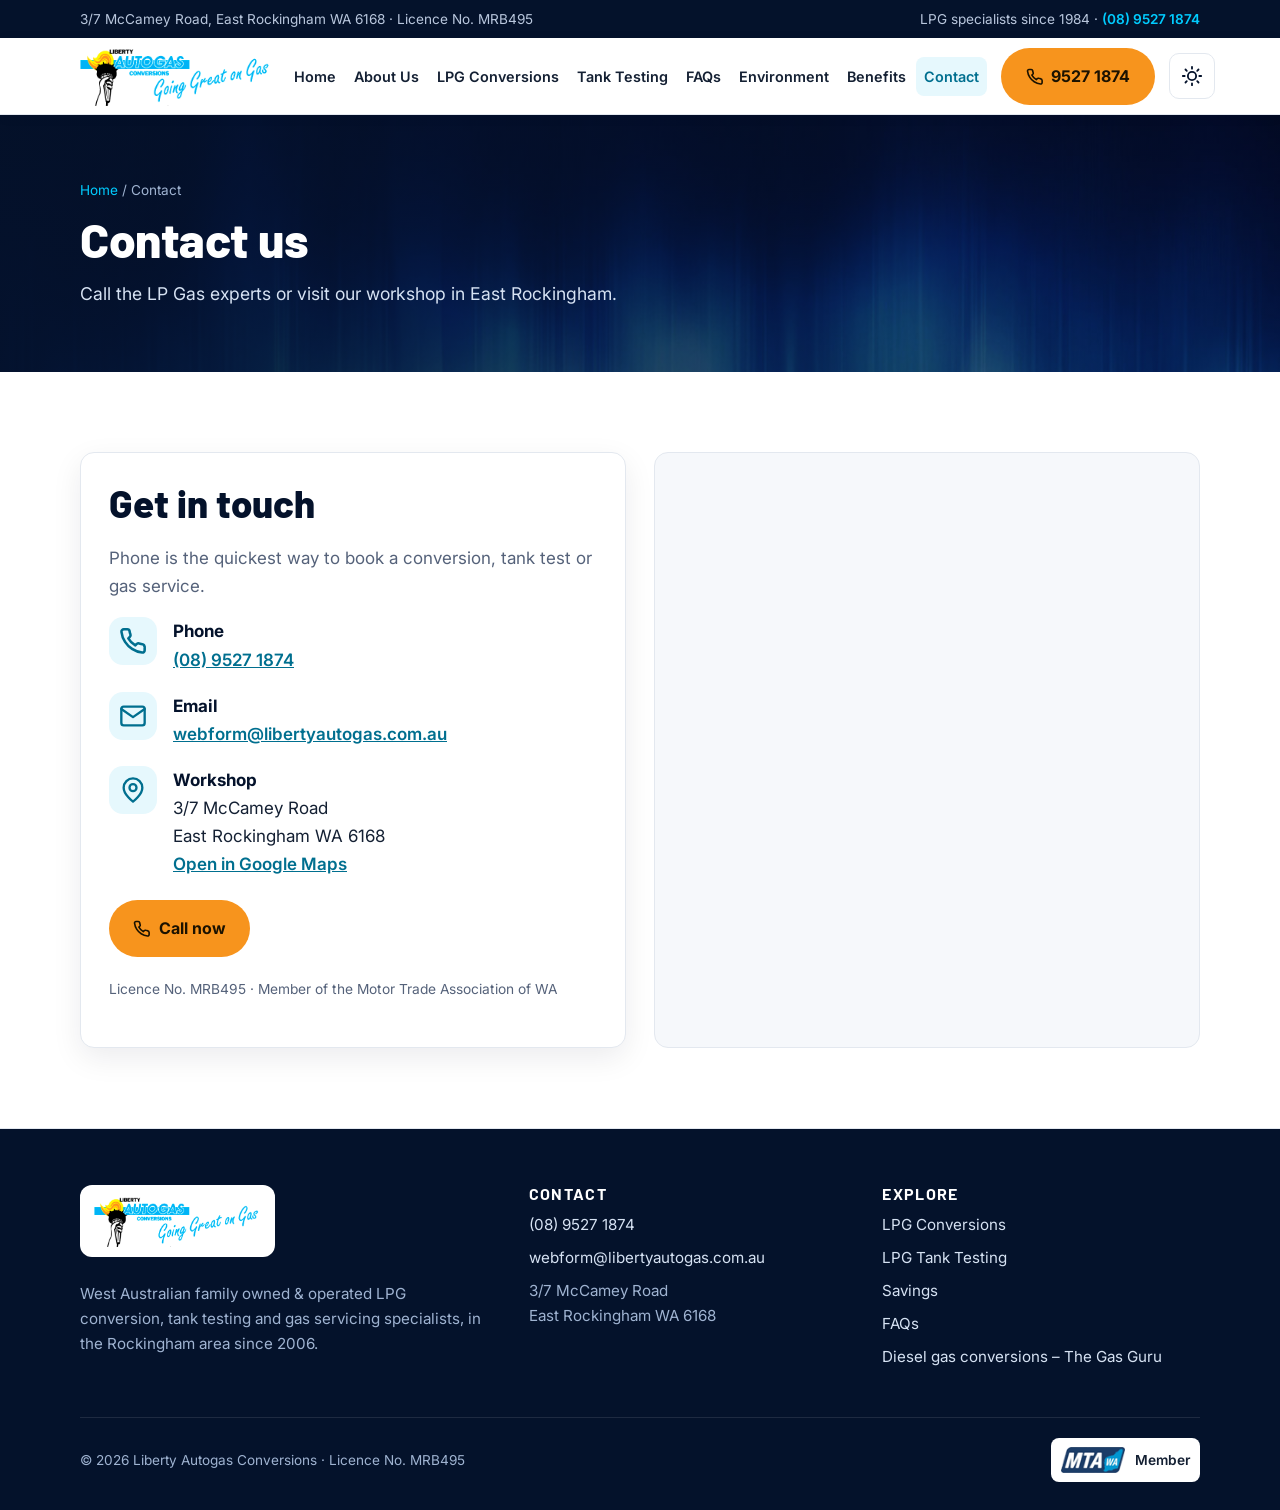
<file: contact.html>
<!doctype html>
<html lang="en-AU">
<head>
  <meta charset="utf-8">
  <meta name="viewport" content="width=device-width, initial-scale=1">
  <meta name="robots" content="noindex">
  <title>Contact Liberty Autogas | East Rockingham WA | (08) 9527 1874</title>
  <meta name="description" content="Contact Liberty Autogas Conversions: 3/7 McCamey Road, East Rockingham WA 6168. Phone (08) 9527 1874.">
  <meta name="theme-color" content="#04122b">
  <script>try{var t=localStorage.getItem("la-theme");if(t==="dark"||t==="light")document.documentElement.setAttribute("data-theme",t)}catch(e){}</script>
  <link rel="preconnect" href="https://fonts.googleapis.com">
  <link rel="preconnect" href="https://fonts.gstatic.com" crossorigin>
  <link href="https://fonts.googleapis.com/css2?family=Barlow:wght@700;800&family=Inter:wght@400;600;700;800&display=swap" rel="stylesheet">
  <link rel="stylesheet" href="css/style.css">
</head>
<body>
<a class="skip" href="#main">Skip to content</a>
<div class="topbar">
  <div class="container">
    <span>3/7 McCamey Road, East Rockingham WA 6168 &middot; Licence No. MRB495</span>
    <span>LPG specialists since 1984 &middot; <a href="tel:+61895271874">(08) 9527 1874</a></span>
  </div>
</div>
<header class="site-header">
  <div class="container">
    <a class="logo" href="index.html" aria-label="Liberty Autogas Conversions home"><img src="images/liberty-autogas-logo.png" width="500" height="156" alt="Liberty Autogas Conversions - Going Great on Gas"></a>
    <nav class="nav" id="site-nav" aria-label="Main">
      <ul>
        <li><a href="index.html">Home</a></li>
        <li><a href="about.html">About Us</a></li>
        <li><a href="conversions.html">LPG Conversions</a></li>
        <li><a href="lpg-tank-testing.html">Tank Testing</a></li>
        <li><a href="faq.html">FAQs</a></li>
        <li><a href="environment.html">Environment</a></li>
        <li><a href="benefits.html">Benefits</a></li>
        <li><a href="contact.html" aria-current="page">Contact</a></li>
      </ul>
    </nav>
    <a class="btn btn-flame header-call" href="tel:+61895271874" aria-label="Call Liberty Autogas on 08 9527 1874"><svg viewBox="0 0 24 24" fill="none" stroke="currentColor" stroke-width="2.2" stroke-linecap="round" stroke-linejoin="round" aria-hidden="true"><path d="M22 16.9v3a2 2 0 0 1-2.2 2 19.8 19.8 0 0 1-8.6-3.1 19.5 19.5 0 0 1-6-6A19.8 19.8 0 0 1 2.1 4.2 2 2 0 0 1 4.1 2h3a2 2 0 0 1 2 1.7c.1.9.4 1.8.7 2.7a2 2 0 0 1-.5 2.1L8 9.8a16 16 0 0 0 6 6l1.3-1.3a2 2 0 0 1 2.1-.4c.9.3 1.8.6 2.7.7a2 2 0 0 1 1.7 2z"/></svg><span class="label"><span class="label-long">Call </span>9527 1874</span></a>
    <button class="theme-toggle" type="button" aria-label="Switch to dark mode" aria-pressed="false"><svg class="sun" viewBox="0 0 24 24" fill="none" stroke="currentColor" stroke-width="2" stroke-linecap="round" aria-hidden="true"><circle cx="12" cy="12" r="4.5"/><path d="M12 2v2M12 20v2M4.9 4.9l1.4 1.4M17.7 17.7l1.4 1.4M2 12h2M20 12h2M4.9 19.1l1.4-1.4M17.7 6.3l1.4-1.4"/></svg><svg class="moon" viewBox="0 0 24 24" fill="none" stroke="currentColor" stroke-width="2" stroke-linecap="round" stroke-linejoin="round" aria-hidden="true"><path d="M21 12.8A9 9 0 1 1 11.2 3a7 7 0 0 0 9.8 9.8z"/></svg></button>
    <button class="menu-toggle" type="button" aria-controls="site-nav" aria-expanded="false" aria-label="Open menu"><span></span></button>
  </div>
</header>
<main id="main">
<section class="page-hero">
  <div class="container">
    <div class="crumbs"><a href="index.html">Home</a> / Contact</div>
    <h1>Contact us</h1>
    <p>Call the LP Gas experts or visit our workshop in East Rockingham.</p>
  </div>
</section>
<section class="section">
  <div class="container contact-grid">
    <div class="card">
      <h2>Get in touch</h2>
      <p>Phone is the quickest way to book a conversion, tank test or gas service.</p>
      <ul class="contact-list">
        <li><span class="icon"><svg viewBox="0 0 24 24" fill="none" stroke="currentColor" stroke-width="2.2" stroke-linecap="round" stroke-linejoin="round" aria-hidden="true"><path d="M22 16.9v3a2 2 0 0 1-2.2 2 19.8 19.8 0 0 1-8.6-3.1 19.5 19.5 0 0 1-6-6A19.8 19.8 0 0 1 2.1 4.2 2 2 0 0 1 4.1 2h3a2 2 0 0 1 2 1.7c.1.9.4 1.8.7 2.7a2 2 0 0 1-.5 2.1L8 9.8a16 16 0 0 0 6 6l1.3-1.3a2 2 0 0 1 2.1-.4c.9.3 1.8.6 2.7.7a2 2 0 0 1 1.7 2z"/></svg></span><div><strong>Phone</strong><a href="tel:+61895271874">(08) 9527 1874</a></div></li>
        <li><span class="icon"><svg viewBox="0 0 24 24" fill="none" stroke="currentColor" stroke-width="2" stroke-linecap="round" stroke-linejoin="round" aria-hidden="true"><rect x="2" y="4" width="20" height="16" rx="2"/><path d="m22 6-10 7L2 6"/></svg></span><div><strong>Email</strong><a href="mailto:webform@libertyautogas.com.au">webform@libertyautogas.com.au</a></div></li>
        <li><span class="icon"><svg viewBox="0 0 24 24" fill="none" stroke="currentColor" stroke-width="2" stroke-linecap="round" stroke-linejoin="round" aria-hidden="true"><path d="M20 10c0 6-8 12-8 12s-8-6-8-12a8 8 0 0 1 16 0z"/><circle cx="12" cy="10" r="3"/></svg></span><div><strong>Workshop</strong>3/7 McCamey Road<br>East Rockingham WA 6168<br><a href="https://www.google.com/maps/search/?api=1&amp;query=3%2F7+McCamey+Road+East+Rockingham+WA+6168" target="_blank" rel="noopener">Open in Google Maps</a></div></li>
      </ul>
      <p style="margin-top:22px"><a class="btn btn-flame" href="tel:+61895271874"><svg viewBox="0 0 24 24" fill="none" stroke="currentColor" stroke-width="2.2" stroke-linecap="round" stroke-linejoin="round" aria-hidden="true"><path d="M22 16.9v3a2 2 0 0 1-2.2 2 19.8 19.8 0 0 1-8.6-3.1 19.5 19.5 0 0 1-6-6A19.8 19.8 0 0 1 2.1 4.2 2 2 0 0 1 4.1 2h3a2 2 0 0 1 2 1.7c.1.9.4 1.8.7 2.7a2 2 0 0 1-.5 2.1L8 9.8a16 16 0 0 0 6 6l1.3-1.3a2 2 0 0 1 2.1-.4c.9.3 1.8.6 2.7.7a2 2 0 0 1 1.7 2z"/></svg> Call now</a></p>
      <p><small>Licence No. MRB495 &middot; Member of the Motor Trade Association of WA</small></p>
    </div>
    <div class="map">
      <iframe title="Map showing Liberty Autogas at 3/7 McCamey Road, East Rockingham" loading="lazy" referrerpolicy="no-referrer-when-downgrade" src="https://maps.google.com/maps?q=3%2F7%20McCamey%20Road%2C%20East%20Rockingham%20WA%206168&amp;z=15&amp;output=embed"></iframe>
    </div>
  </div>
</section>
</main>
<footer class="site-footer">
  <div class="container">
    <div class="footer-grid">
      <div>
        <a class="footer-logo" href="index.html"><img loading="lazy" decoding="async" src="images/liberty-autogas-logo.png" width="500" height="156" alt="Liberty Autogas Conversions"></a>
        <p>West Australian family owned &amp; operated LPG conversion, tank testing and gas servicing specialists, in the Rockingham area since 2006.</p>
      </div>
      <div>
        <h3>Contact</h3>
        <ul>
          <li><a href="tel:+61895271874">(08) 9527 1874</a></li>
          <li><a href="mailto:webform@libertyautogas.com.au">webform@libertyautogas.com.au</a></li>
          <li>3/7 McCamey Road<br>East Rockingham WA 6168</li>
        </ul>
      </div>
      <div>
        <h3>Explore</h3>
        <ul>
          <li><a href="conversions.html">LPG Conversions</a></li>
          <li><a href="lpg-tank-testing.html">LPG Tank Testing</a></li>
          <li><a href="savings.html">Savings</a></li>
          <li><a href="faq.html">FAQs</a></li>
          <li><a href="https://www.thegasguru.com.au" target="_blank" rel="noopener">Diesel gas conversions &ndash; The Gas Guru</a></li>
        </ul>
      </div>
    </div>
    <div class="footer-bottom">
      <span>&copy; <span id="year">2026</span> Liberty Autogas Conversions &middot; Licence No. MRB495</span>
      <a class="mta" href="https://www.mtawa.com.au" target="_blank" rel="noopener"><img loading="lazy" decoding="async" src="images/MTA_Logo.png" width="74" height="30" alt="MTA - Motor Trade Association of Western Australia"> Member</a>
    </div>
  </div>
</footer>
<div class="call-bar">
  <a class="btn btn-flame" href="tel:+61895271874"><svg viewBox="0 0 24 24" fill="none" stroke="currentColor" stroke-width="2.2" stroke-linecap="round" stroke-linejoin="round" aria-hidden="true"><path d="M22 16.9v3a2 2 0 0 1-2.2 2 19.8 19.8 0 0 1-8.6-3.1 19.5 19.5 0 0 1-6-6A19.8 19.8 0 0 1 2.1 4.2 2 2 0 0 1 4.1 2h3a2 2 0 0 1 2 1.7c.1.9.4 1.8.7 2.7a2 2 0 0 1-.5 2.1L8 9.8a16 16 0 0 0 6 6l1.3-1.3a2 2 0 0 1 2.1-.4c.9.3 1.8.6 2.7.7a2 2 0 0 1 1.7 2z"/></svg> Call now</a>
  <a class="btn btn-cyan" href="contact.html"><svg viewBox="0 0 24 24" fill="none" stroke="currentColor" stroke-width="2" stroke-linecap="round" stroke-linejoin="round" aria-hidden="true"><path d="M20 10c0 6-8 12-8 12s-8-6-8-12a8 8 0 0 1 16 0z"/><circle cx="12" cy="10" r="3"/></svg> Find us</a>
</div>
<button class="to-top" type="button" aria-label="Back to top"><svg viewBox="0 0 24 24" fill="none" stroke="currentColor" stroke-width="2.5" stroke-linecap="round" stroke-linejoin="round" aria-hidden="true"><path d="M18 15l-6-6-6 6"/></svg></button>
<script src="js/main.js"></script>
</body>
</html>
</file>
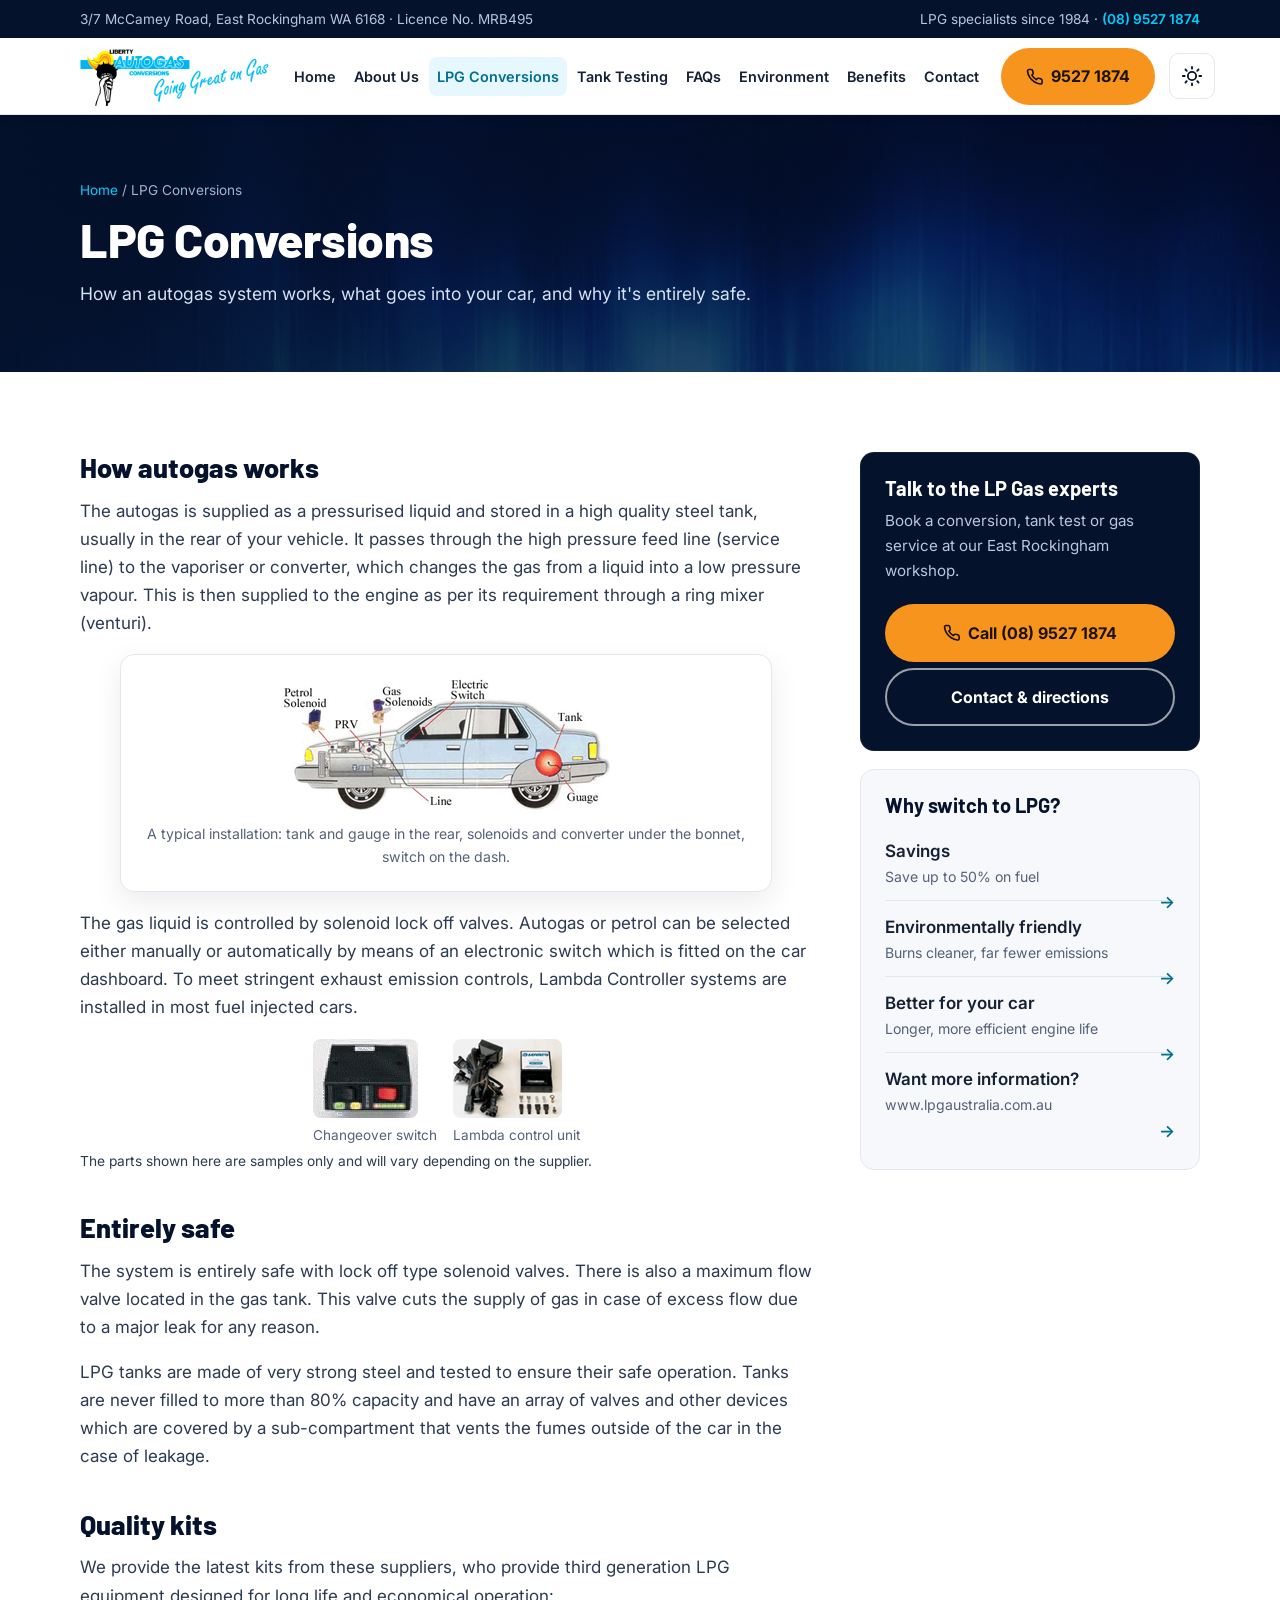
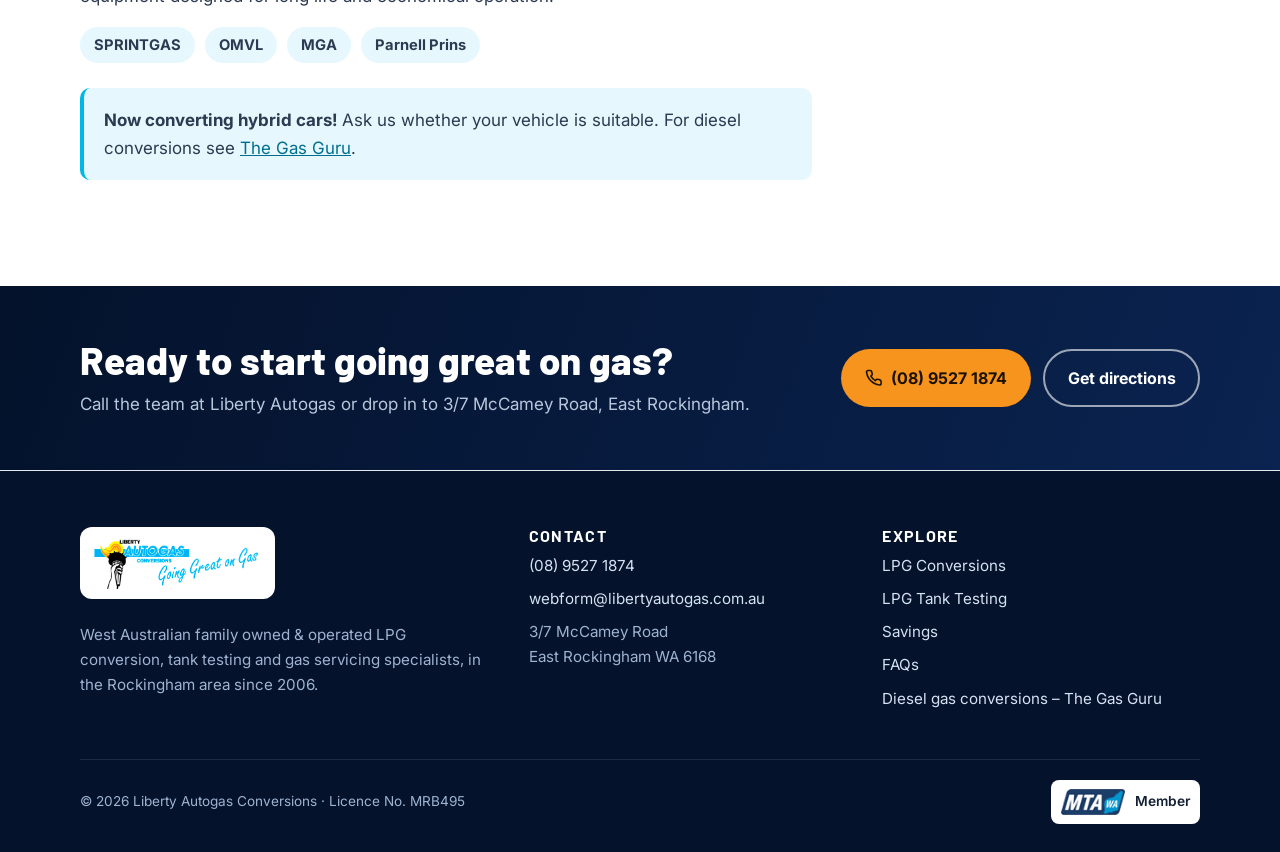
<file: conversions.html>
<!doctype html>
<html lang="en-AU">
<head>
  <meta charset="utf-8">
  <meta name="viewport" content="width=device-width, initial-scale=1">
  <meta name="robots" content="noindex">
  <title>LPG Conversions | Liberty Autogas Conversions, Rockingham</title>
  <meta name="description" content="How an LPG autogas conversion works, and why it's safe. Liberty Autogas fits the latest SPRINTGAS, OMVL, MGA and Parnell Prins third generation kits.">
  <meta name="theme-color" content="#04122b">
  <script>try{var t=localStorage.getItem("la-theme");if(t==="dark"||t==="light")document.documentElement.setAttribute("data-theme",t)}catch(e){}</script>
  <link rel="preconnect" href="https://fonts.googleapis.com">
  <link rel="preconnect" href="https://fonts.gstatic.com" crossorigin>
  <link href="https://fonts.googleapis.com/css2?family=Barlow:wght@700;800&family=Inter:wght@400;600;700;800&display=swap" rel="stylesheet">
  <link rel="stylesheet" href="css/style.css">
</head>
<body>
<a class="skip" href="#main">Skip to content</a>
<div class="topbar">
  <div class="container">
    <span>3/7 McCamey Road, East Rockingham WA 6168 &middot; Licence No. MRB495</span>
    <span>LPG specialists since 1984 &middot; <a href="tel:+61895271874">(08) 9527 1874</a></span>
  </div>
</div>
<header class="site-header">
  <div class="container">
    <a class="logo" href="index.html" aria-label="Liberty Autogas Conversions home"><img src="images/liberty-autogas-logo.png" width="500" height="156" alt="Liberty Autogas Conversions - Going Great on Gas"></a>
    <nav class="nav" id="site-nav" aria-label="Main">
      <ul>
        <li><a href="index.html">Home</a></li>
        <li><a href="about.html">About Us</a></li>
        <li><a href="conversions.html" aria-current="page">LPG Conversions</a></li>
        <li><a href="lpg-tank-testing.html">Tank Testing</a></li>
        <li><a href="faq.html">FAQs</a></li>
        <li><a href="environment.html">Environment</a></li>
        <li><a href="benefits.html">Benefits</a></li>
        <li><a href="contact.html">Contact</a></li>
      </ul>
    </nav>
    <a class="btn btn-flame header-call" href="tel:+61895271874" aria-label="Call Liberty Autogas on 08 9527 1874"><svg viewBox="0 0 24 24" fill="none" stroke="currentColor" stroke-width="2.2" stroke-linecap="round" stroke-linejoin="round" aria-hidden="true"><path d="M22 16.9v3a2 2 0 0 1-2.2 2 19.8 19.8 0 0 1-8.6-3.1 19.5 19.5 0 0 1-6-6A19.8 19.8 0 0 1 2.1 4.2 2 2 0 0 1 4.1 2h3a2 2 0 0 1 2 1.7c.1.9.4 1.8.7 2.7a2 2 0 0 1-.5 2.1L8 9.8a16 16 0 0 0 6 6l1.3-1.3a2 2 0 0 1 2.1-.4c.9.3 1.8.6 2.7.7a2 2 0 0 1 1.7 2z"/></svg><span class="label"><span class="label-long">Call </span>9527 1874</span></a>
    <button class="theme-toggle" type="button" aria-label="Switch to dark mode" aria-pressed="false"><svg class="sun" viewBox="0 0 24 24" fill="none" stroke="currentColor" stroke-width="2" stroke-linecap="round" aria-hidden="true"><circle cx="12" cy="12" r="4.5"/><path d="M12 2v2M12 20v2M4.9 4.9l1.4 1.4M17.7 17.7l1.4 1.4M2 12h2M20 12h2M4.9 19.1l1.4-1.4M17.7 6.3l1.4-1.4"/></svg><svg class="moon" viewBox="0 0 24 24" fill="none" stroke="currentColor" stroke-width="2" stroke-linecap="round" stroke-linejoin="round" aria-hidden="true"><path d="M21 12.8A9 9 0 1 1 11.2 3a7 7 0 0 0 9.8 9.8z"/></svg></button>
    <button class="menu-toggle" type="button" aria-controls="site-nav" aria-expanded="false" aria-label="Open menu"><span></span></button>
  </div>
</header>
<main id="main">
<section class="page-hero">
  <div class="container">
    <div class="crumbs"><a href="index.html">Home</a> / LPG Conversions</div>
    <h1>LPG Conversions</h1>
    <p>How an autogas system works, what goes into your car, and why it's entirely safe.</p>
  </div>
</section>
<section class="section"><div class="container layout"><div class="prose">
      <h2>How autogas works</h2>
      <p>The autogas is supplied as a pressurised liquid and stored in a high quality steel tank, usually in the rear of your vehicle. It passes through the high pressure feed line (service line) to the vaporiser or converter, which changes the gas from a liquid into a low pressure vapour. This is then supplied to the engine as per its requirement through a ring mixer (venturi).</p>
      <figure class="figure">
        <img loading="lazy" decoding="async" src="images/installthumb.gif" width="330" height="133" alt="Diagram of an LPG installation: petrol solenoid, PRV, gas solenoids, electric switch, line, tank and gauge">
        <figcaption>A typical installation: tank and gauge in the rear, solenoids and converter under the bonnet, switch on the dash.</figcaption>
      </figure>
      <p>The gas liquid is controlled by solenoid lock off valves. Autogas or petrol can be selected either manually or automatically by means of an electronic switch which is fitted on the car dashboard. To meet stringent exhaust emission controls, Lambda Controller systems are installed in most fuel injected cars.</p>
      <div class="parts">
        <figure><img loading="lazy" decoding="async" src="images/autoswitch.gif" width="105" height="79" alt="LPG changeover switch"><figcaption>Changeover switch</figcaption></figure>
        <figure><img loading="lazy" decoding="async" src="images/controler.gif" width="109" height="79" alt="Lambda control unit"><figcaption>Lambda control unit</figcaption></figure>
      </div>
      <p><small>The parts shown here are samples only and will vary depending on the supplier.</small></p>
      <h2>Entirely safe</h2>
      <p>The system is entirely safe with lock off type solenoid valves. There is also a maximum flow valve located in the gas tank. This valve cuts the supply of gas in case of excess flow due to a major leak for any reason.</p>
      <p>LPG tanks are made of very strong steel and tested to ensure their safe operation. Tanks are never filled to more than 80% capacity and have an array of valves and other devices which are covered by a sub-compartment that vents the fumes outside of the car in the case of leakage.</p>
      <h2>Quality kits</h2>
      <p>We provide the latest kits from these suppliers, who provide third generation LPG equipment designed for long life and economical operation:</p>
      <ul class="brands"><li>SPRINTGAS</li><li>OMVL</li><li>MGA</li><li>Parnell Prins</li></ul>
      <div class="note"><p><strong>Now converting hybrid cars!</strong> Ask us whether your vehicle is suitable. For diesel conversions see <a href="https://www.thegasguru.com.au" target="_blank" rel="noopener">The Gas Guru</a>.</p></div>
</div>
    <aside class="sidebar">
      <div class="side-card dark">
        <h3>Talk to the LP Gas experts</h3>
        <p>Book a conversion, tank test or gas service at our East Rockingham workshop.</p>
        <a class="btn btn-flame" href="tel:+61895271874"><svg viewBox="0 0 24 24" fill="none" stroke="currentColor" stroke-width="2.2" stroke-linecap="round" stroke-linejoin="round" aria-hidden="true"><path d="M22 16.9v3a2 2 0 0 1-2.2 2 19.8 19.8 0 0 1-8.6-3.1 19.5 19.5 0 0 1-6-6A19.8 19.8 0 0 1 2.1 4.2 2 2 0 0 1 4.1 2h3a2 2 0 0 1 2 1.7c.1.9.4 1.8.7 2.7a2 2 0 0 1-.5 2.1L8 9.8a16 16 0 0 0 6 6l1.3-1.3a2 2 0 0 1 2.1-.4c.9.3 1.8.6 2.7.7a2 2 0 0 1 1.7 2z"/></svg> Call (08) 9527 1874</a>
        <a class="btn btn-ghost" href="contact.html">Contact &amp; directions</a>
      </div>
      <div class="side-card">
        <h3>Why switch to LPG?</h3>
        <ul class="side-links">
          <li><a href="savings.html">Savings<small>Save up to 50% on fuel</small></a></li>
          <li><a href="environment.html">Environmentally friendly<small>Burns cleaner, far fewer emissions</small></a></li>
          <li><a href="benefits.html">Better for your car<small>Longer, more efficient engine life</small></a></li>
          <li><a href="https://www.lpgaustralia.com.au" target="_blank" rel="noopener">Want more information?<small>www.lpgaustralia.com.au</small></a></li>
        </ul>
      </div>
    </aside>
</div></section>
<section class="band">
  <div class="container">
    <div>
      <h2>Ready to start going great on gas?</h2>
      <p>Call the team at Liberty Autogas or drop in to 3/7 McCamey Road, East Rockingham.</p>
    </div>
    <div class="band-actions">
      <a class="btn btn-flame" href="tel:+61895271874"><svg viewBox="0 0 24 24" fill="none" stroke="currentColor" stroke-width="2.2" stroke-linecap="round" stroke-linejoin="round" aria-hidden="true"><path d="M22 16.9v3a2 2 0 0 1-2.2 2 19.8 19.8 0 0 1-8.6-3.1 19.5 19.5 0 0 1-6-6A19.8 19.8 0 0 1 2.1 4.2 2 2 0 0 1 4.1 2h3a2 2 0 0 1 2 1.7c.1.9.4 1.8.7 2.7a2 2 0 0 1-.5 2.1L8 9.8a16 16 0 0 0 6 6l1.3-1.3a2 2 0 0 1 2.1-.4c.9.3 1.8.6 2.7.7a2 2 0 0 1 1.7 2z"/></svg> (08) 9527 1874</a>
      <a class="btn btn-ghost" href="contact.html">Get directions</a>
    </div>
  </div>
</section>
</main>
<footer class="site-footer">
  <div class="container">
    <div class="footer-grid">
      <div>
        <a class="footer-logo" href="index.html"><img loading="lazy" decoding="async" src="images/liberty-autogas-logo.png" width="500" height="156" alt="Liberty Autogas Conversions"></a>
        <p>West Australian family owned &amp; operated LPG conversion, tank testing and gas servicing specialists, in the Rockingham area since 2006.</p>
      </div>
      <div>
        <h3>Contact</h3>
        <ul>
          <li><a href="tel:+61895271874">(08) 9527 1874</a></li>
          <li><a href="mailto:webform@libertyautogas.com.au">webform@libertyautogas.com.au</a></li>
          <li>3/7 McCamey Road<br>East Rockingham WA 6168</li>
        </ul>
      </div>
      <div>
        <h3>Explore</h3>
        <ul>
          <li><a href="conversions.html">LPG Conversions</a></li>
          <li><a href="lpg-tank-testing.html">LPG Tank Testing</a></li>
          <li><a href="savings.html">Savings</a></li>
          <li><a href="faq.html">FAQs</a></li>
          <li><a href="https://www.thegasguru.com.au" target="_blank" rel="noopener">Diesel gas conversions &ndash; The Gas Guru</a></li>
        </ul>
      </div>
    </div>
    <div class="footer-bottom">
      <span>&copy; <span id="year">2026</span> Liberty Autogas Conversions &middot; Licence No. MRB495</span>
      <a class="mta" href="https://www.mtawa.com.au" target="_blank" rel="noopener"><img loading="lazy" decoding="async" src="images/MTA_Logo.png" width="74" height="30" alt="MTA - Motor Trade Association of Western Australia"> Member</a>
    </div>
  </div>
</footer>
<div class="call-bar">
  <a class="btn btn-flame" href="tel:+61895271874"><svg viewBox="0 0 24 24" fill="none" stroke="currentColor" stroke-width="2.2" stroke-linecap="round" stroke-linejoin="round" aria-hidden="true"><path d="M22 16.9v3a2 2 0 0 1-2.2 2 19.8 19.8 0 0 1-8.6-3.1 19.5 19.5 0 0 1-6-6A19.8 19.8 0 0 1 2.1 4.2 2 2 0 0 1 4.1 2h3a2 2 0 0 1 2 1.7c.1.9.4 1.8.7 2.7a2 2 0 0 1-.5 2.1L8 9.8a16 16 0 0 0 6 6l1.3-1.3a2 2 0 0 1 2.1-.4c.9.3 1.8.6 2.7.7a2 2 0 0 1 1.7 2z"/></svg> Call now</a>
  <a class="btn btn-cyan" href="contact.html"><svg viewBox="0 0 24 24" fill="none" stroke="currentColor" stroke-width="2" stroke-linecap="round" stroke-linejoin="round" aria-hidden="true"><path d="M20 10c0 6-8 12-8 12s-8-6-8-12a8 8 0 0 1 16 0z"/><circle cx="12" cy="10" r="3"/></svg> Find us</a>
</div>
<button class="to-top" type="button" aria-label="Back to top"><svg viewBox="0 0 24 24" fill="none" stroke="currentColor" stroke-width="2.5" stroke-linecap="round" stroke-linejoin="round" aria-hidden="true"><path d="M18 15l-6-6-6 6"/></svg></button>
<script src="js/main.js"></script>
</body>
</html>
</file>
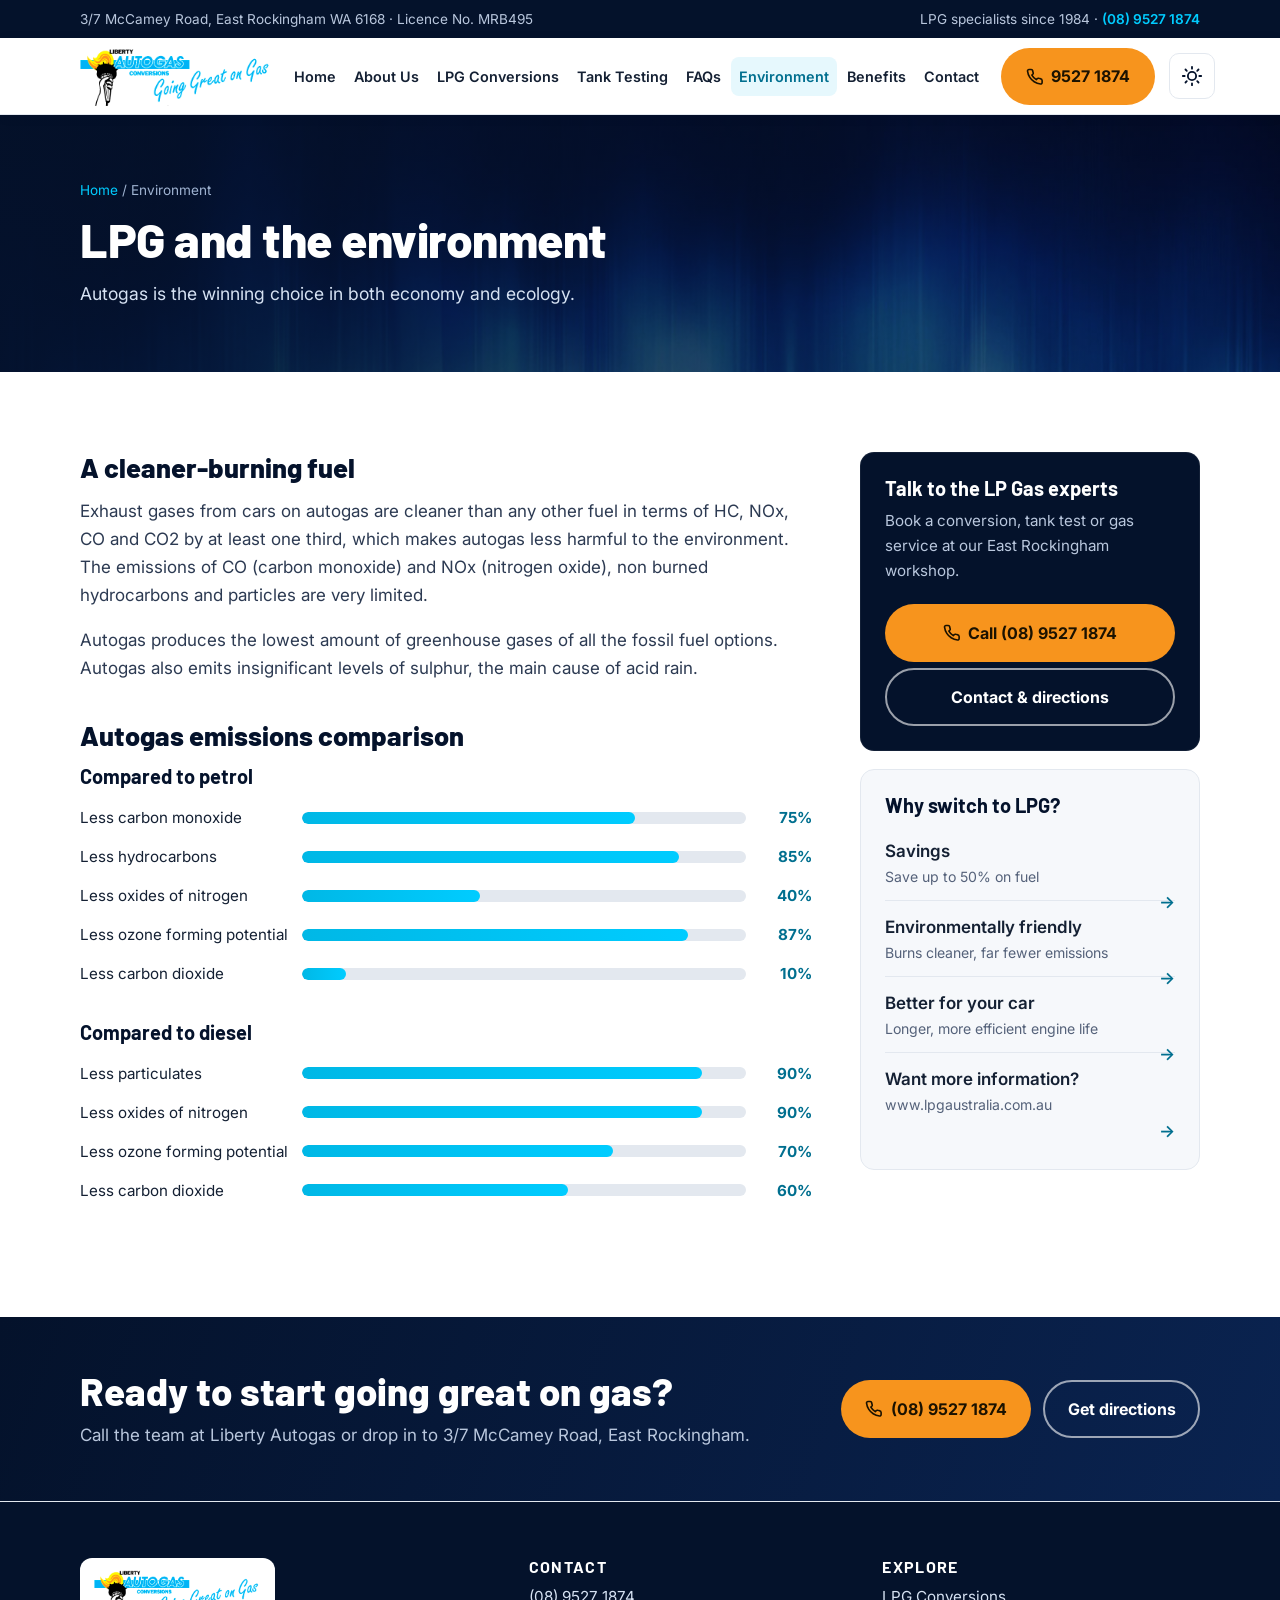
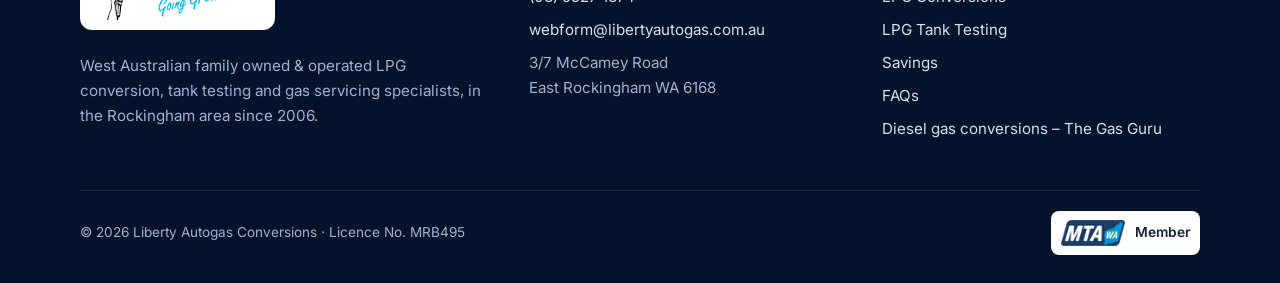
<file: environment.html>
<!doctype html>
<html lang="en-AU">
<head>
  <meta charset="utf-8">
  <meta name="viewport" content="width=device-width, initial-scale=1">
  <meta name="robots" content="noindex">
  <title>LPG and the Environment | Liberty Autogas Conversions</title>
  <meta name="description" content="Autogas produces the lowest greenhouse gases of all fossil fuel options. See how LPG emissions compare with petrol and diesel.">
  <meta name="theme-color" content="#04122b">
  <script>try{var t=localStorage.getItem("la-theme");if(t==="dark"||t==="light")document.documentElement.setAttribute("data-theme",t)}catch(e){}</script>
  <link rel="preconnect" href="https://fonts.googleapis.com">
  <link rel="preconnect" href="https://fonts.gstatic.com" crossorigin>
  <link href="https://fonts.googleapis.com/css2?family=Barlow:wght@700;800&family=Inter:wght@400;600;700;800&display=swap" rel="stylesheet">
  <link rel="stylesheet" href="css/style.css">
</head>
<body>
<a class="skip" href="#main">Skip to content</a>
<div class="topbar">
  <div class="container">
    <span>3/7 McCamey Road, East Rockingham WA 6168 &middot; Licence No. MRB495</span>
    <span>LPG specialists since 1984 &middot; <a href="tel:+61895271874">(08) 9527 1874</a></span>
  </div>
</div>
<header class="site-header">
  <div class="container">
    <a class="logo" href="index.html" aria-label="Liberty Autogas Conversions home"><img src="images/liberty-autogas-logo.png" width="500" height="156" alt="Liberty Autogas Conversions - Going Great on Gas"></a>
    <nav class="nav" id="site-nav" aria-label="Main">
      <ul>
        <li><a href="index.html">Home</a></li>
        <li><a href="about.html">About Us</a></li>
        <li><a href="conversions.html">LPG Conversions</a></li>
        <li><a href="lpg-tank-testing.html">Tank Testing</a></li>
        <li><a href="faq.html">FAQs</a></li>
        <li><a href="environment.html" aria-current="page">Environment</a></li>
        <li><a href="benefits.html">Benefits</a></li>
        <li><a href="contact.html">Contact</a></li>
      </ul>
    </nav>
    <a class="btn btn-flame header-call" href="tel:+61895271874" aria-label="Call Liberty Autogas on 08 9527 1874"><svg viewBox="0 0 24 24" fill="none" stroke="currentColor" stroke-width="2.2" stroke-linecap="round" stroke-linejoin="round" aria-hidden="true"><path d="M22 16.9v3a2 2 0 0 1-2.2 2 19.8 19.8 0 0 1-8.6-3.1 19.5 19.5 0 0 1-6-6A19.8 19.8 0 0 1 2.1 4.2 2 2 0 0 1 4.1 2h3a2 2 0 0 1 2 1.7c.1.9.4 1.8.7 2.7a2 2 0 0 1-.5 2.1L8 9.8a16 16 0 0 0 6 6l1.3-1.3a2 2 0 0 1 2.1-.4c.9.3 1.8.6 2.7.7a2 2 0 0 1 1.7 2z"/></svg><span class="label"><span class="label-long">Call </span>9527 1874</span></a>
    <button class="theme-toggle" type="button" aria-label="Switch to dark mode" aria-pressed="false"><svg class="sun" viewBox="0 0 24 24" fill="none" stroke="currentColor" stroke-width="2" stroke-linecap="round" aria-hidden="true"><circle cx="12" cy="12" r="4.5"/><path d="M12 2v2M12 20v2M4.9 4.9l1.4 1.4M17.7 17.7l1.4 1.4M2 12h2M20 12h2M4.9 19.1l1.4-1.4M17.7 6.3l1.4-1.4"/></svg><svg class="moon" viewBox="0 0 24 24" fill="none" stroke="currentColor" stroke-width="2" stroke-linecap="round" stroke-linejoin="round" aria-hidden="true"><path d="M21 12.8A9 9 0 1 1 11.2 3a7 7 0 0 0 9.8 9.8z"/></svg></button>
    <button class="menu-toggle" type="button" aria-controls="site-nav" aria-expanded="false" aria-label="Open menu"><span></span></button>
  </div>
</header>
<main id="main">
<section class="page-hero">
  <div class="container">
    <div class="crumbs"><a href="index.html">Home</a> / Environment</div>
    <h1>LPG and the environment</h1>
    <p>Autogas is the winning choice in both economy and ecology.</p>
  </div>
</section>
<section class="section"><div class="container layout"><div class="prose">
      <h2>A cleaner-burning fuel</h2>
      <p>Exhaust gases from cars on autogas are cleaner than any other fuel in terms of HC, NOx, CO and CO2 by at least one third, which makes autogas less harmful to the environment. The emissions of CO (carbon monoxide) and NOx (nitrogen oxide), non burned hydrocarbons and particles are very limited.</p>
      <p>Autogas produces the lowest amount of greenhouse gases of all the fossil fuel options. Autogas also emits insignificant levels of sulphur, the main cause of acid rain.</p>
      <h2>Autogas emissions comparison</h2>
      <h3>Compared to petrol</h3>
      <div class="bars">
        <div class="bar-row"><span>Less carbon monoxide</span><div class="bar"><i style="width:75%"></i></div><b>75%</b></div>
        <div class="bar-row"><span>Less hydrocarbons</span><div class="bar"><i style="width:85%"></i></div><b>85%</b></div>
        <div class="bar-row"><span>Less oxides of nitrogen</span><div class="bar"><i style="width:40%"></i></div><b>40%</b></div>
        <div class="bar-row"><span>Less ozone forming potential</span><div class="bar"><i style="width:87%"></i></div><b>87%</b></div>
        <div class="bar-row"><span>Less carbon dioxide</span><div class="bar"><i style="width:10%"></i></div><b>10%</b></div>
      </div>
      <h3>Compared to diesel</h3>
      <div class="bars">
        <div class="bar-row"><span>Less particulates</span><div class="bar"><i style="width:90%"></i></div><b>90%</b></div>
        <div class="bar-row"><span>Less oxides of nitrogen</span><div class="bar"><i style="width:90%"></i></div><b>90%</b></div>
        <div class="bar-row"><span>Less ozone forming potential</span><div class="bar"><i style="width:70%"></i></div><b>70%</b></div>
        <div class="bar-row"><span>Less carbon dioxide</span><div class="bar"><i style="width:60%"></i></div><b>60%</b></div>
      </div>
</div>
    <aside class="sidebar">
      <div class="side-card dark">
        <h3>Talk to the LP Gas experts</h3>
        <p>Book a conversion, tank test or gas service at our East Rockingham workshop.</p>
        <a class="btn btn-flame" href="tel:+61895271874"><svg viewBox="0 0 24 24" fill="none" stroke="currentColor" stroke-width="2.2" stroke-linecap="round" stroke-linejoin="round" aria-hidden="true"><path d="M22 16.9v3a2 2 0 0 1-2.2 2 19.8 19.8 0 0 1-8.6-3.1 19.5 19.5 0 0 1-6-6A19.8 19.8 0 0 1 2.1 4.2 2 2 0 0 1 4.1 2h3a2 2 0 0 1 2 1.7c.1.9.4 1.8.7 2.7a2 2 0 0 1-.5 2.1L8 9.8a16 16 0 0 0 6 6l1.3-1.3a2 2 0 0 1 2.1-.4c.9.3 1.8.6 2.7.7a2 2 0 0 1 1.7 2z"/></svg> Call (08) 9527 1874</a>
        <a class="btn btn-ghost" href="contact.html">Contact &amp; directions</a>
      </div>
      <div class="side-card">
        <h3>Why switch to LPG?</h3>
        <ul class="side-links">
          <li><a href="savings.html">Savings<small>Save up to 50% on fuel</small></a></li>
          <li><a href="environment.html">Environmentally friendly<small>Burns cleaner, far fewer emissions</small></a></li>
          <li><a href="benefits.html">Better for your car<small>Longer, more efficient engine life</small></a></li>
          <li><a href="https://www.lpgaustralia.com.au" target="_blank" rel="noopener">Want more information?<small>www.lpgaustralia.com.au</small></a></li>
        </ul>
      </div>
    </aside>
</div></section>
<section class="band">
  <div class="container">
    <div>
      <h2>Ready to start going great on gas?</h2>
      <p>Call the team at Liberty Autogas or drop in to 3/7 McCamey Road, East Rockingham.</p>
    </div>
    <div class="band-actions">
      <a class="btn btn-flame" href="tel:+61895271874"><svg viewBox="0 0 24 24" fill="none" stroke="currentColor" stroke-width="2.2" stroke-linecap="round" stroke-linejoin="round" aria-hidden="true"><path d="M22 16.9v3a2 2 0 0 1-2.2 2 19.8 19.8 0 0 1-8.6-3.1 19.5 19.5 0 0 1-6-6A19.8 19.8 0 0 1 2.1 4.2 2 2 0 0 1 4.1 2h3a2 2 0 0 1 2 1.7c.1.9.4 1.8.7 2.7a2 2 0 0 1-.5 2.1L8 9.8a16 16 0 0 0 6 6l1.3-1.3a2 2 0 0 1 2.1-.4c.9.3 1.8.6 2.7.7a2 2 0 0 1 1.7 2z"/></svg> (08) 9527 1874</a>
      <a class="btn btn-ghost" href="contact.html">Get directions</a>
    </div>
  </div>
</section>
</main>
<footer class="site-footer">
  <div class="container">
    <div class="footer-grid">
      <div>
        <a class="footer-logo" href="index.html"><img loading="lazy" decoding="async" src="images/liberty-autogas-logo.png" width="500" height="156" alt="Liberty Autogas Conversions"></a>
        <p>West Australian family owned &amp; operated LPG conversion, tank testing and gas servicing specialists, in the Rockingham area since 2006.</p>
      </div>
      <div>
        <h3>Contact</h3>
        <ul>
          <li><a href="tel:+61895271874">(08) 9527 1874</a></li>
          <li><a href="mailto:webform@libertyautogas.com.au">webform@libertyautogas.com.au</a></li>
          <li>3/7 McCamey Road<br>East Rockingham WA 6168</li>
        </ul>
      </div>
      <div>
        <h3>Explore</h3>
        <ul>
          <li><a href="conversions.html">LPG Conversions</a></li>
          <li><a href="lpg-tank-testing.html">LPG Tank Testing</a></li>
          <li><a href="savings.html">Savings</a></li>
          <li><a href="faq.html">FAQs</a></li>
          <li><a href="https://www.thegasguru.com.au" target="_blank" rel="noopener">Diesel gas conversions &ndash; The Gas Guru</a></li>
        </ul>
      </div>
    </div>
    <div class="footer-bottom">
      <span>&copy; <span id="year">2026</span> Liberty Autogas Conversions &middot; Licence No. MRB495</span>
      <a class="mta" href="https://www.mtawa.com.au" target="_blank" rel="noopener"><img loading="lazy" decoding="async" src="images/MTA_Logo.png" width="74" height="30" alt="MTA - Motor Trade Association of Western Australia"> Member</a>
    </div>
  </div>
</footer>
<div class="call-bar">
  <a class="btn btn-flame" href="tel:+61895271874"><svg viewBox="0 0 24 24" fill="none" stroke="currentColor" stroke-width="2.2" stroke-linecap="round" stroke-linejoin="round" aria-hidden="true"><path d="M22 16.9v3a2 2 0 0 1-2.2 2 19.8 19.8 0 0 1-8.6-3.1 19.5 19.5 0 0 1-6-6A19.8 19.8 0 0 1 2.1 4.2 2 2 0 0 1 4.1 2h3a2 2 0 0 1 2 1.7c.1.9.4 1.8.7 2.7a2 2 0 0 1-.5 2.1L8 9.8a16 16 0 0 0 6 6l1.3-1.3a2 2 0 0 1 2.1-.4c.9.3 1.8.6 2.7.7a2 2 0 0 1 1.7 2z"/></svg> Call now</a>
  <a class="btn btn-cyan" href="contact.html"><svg viewBox="0 0 24 24" fill="none" stroke="currentColor" stroke-width="2" stroke-linecap="round" stroke-linejoin="round" aria-hidden="true"><path d="M20 10c0 6-8 12-8 12s-8-6-8-12a8 8 0 0 1 16 0z"/><circle cx="12" cy="10" r="3"/></svg> Find us</a>
</div>
<button class="to-top" type="button" aria-label="Back to top"><svg viewBox="0 0 24 24" fill="none" stroke="currentColor" stroke-width="2.5" stroke-linecap="round" stroke-linejoin="round" aria-hidden="true"><path d="M18 15l-6-6-6 6"/></svg></button>
<script src="js/main.js"></script>
</body>
</html>
</file>
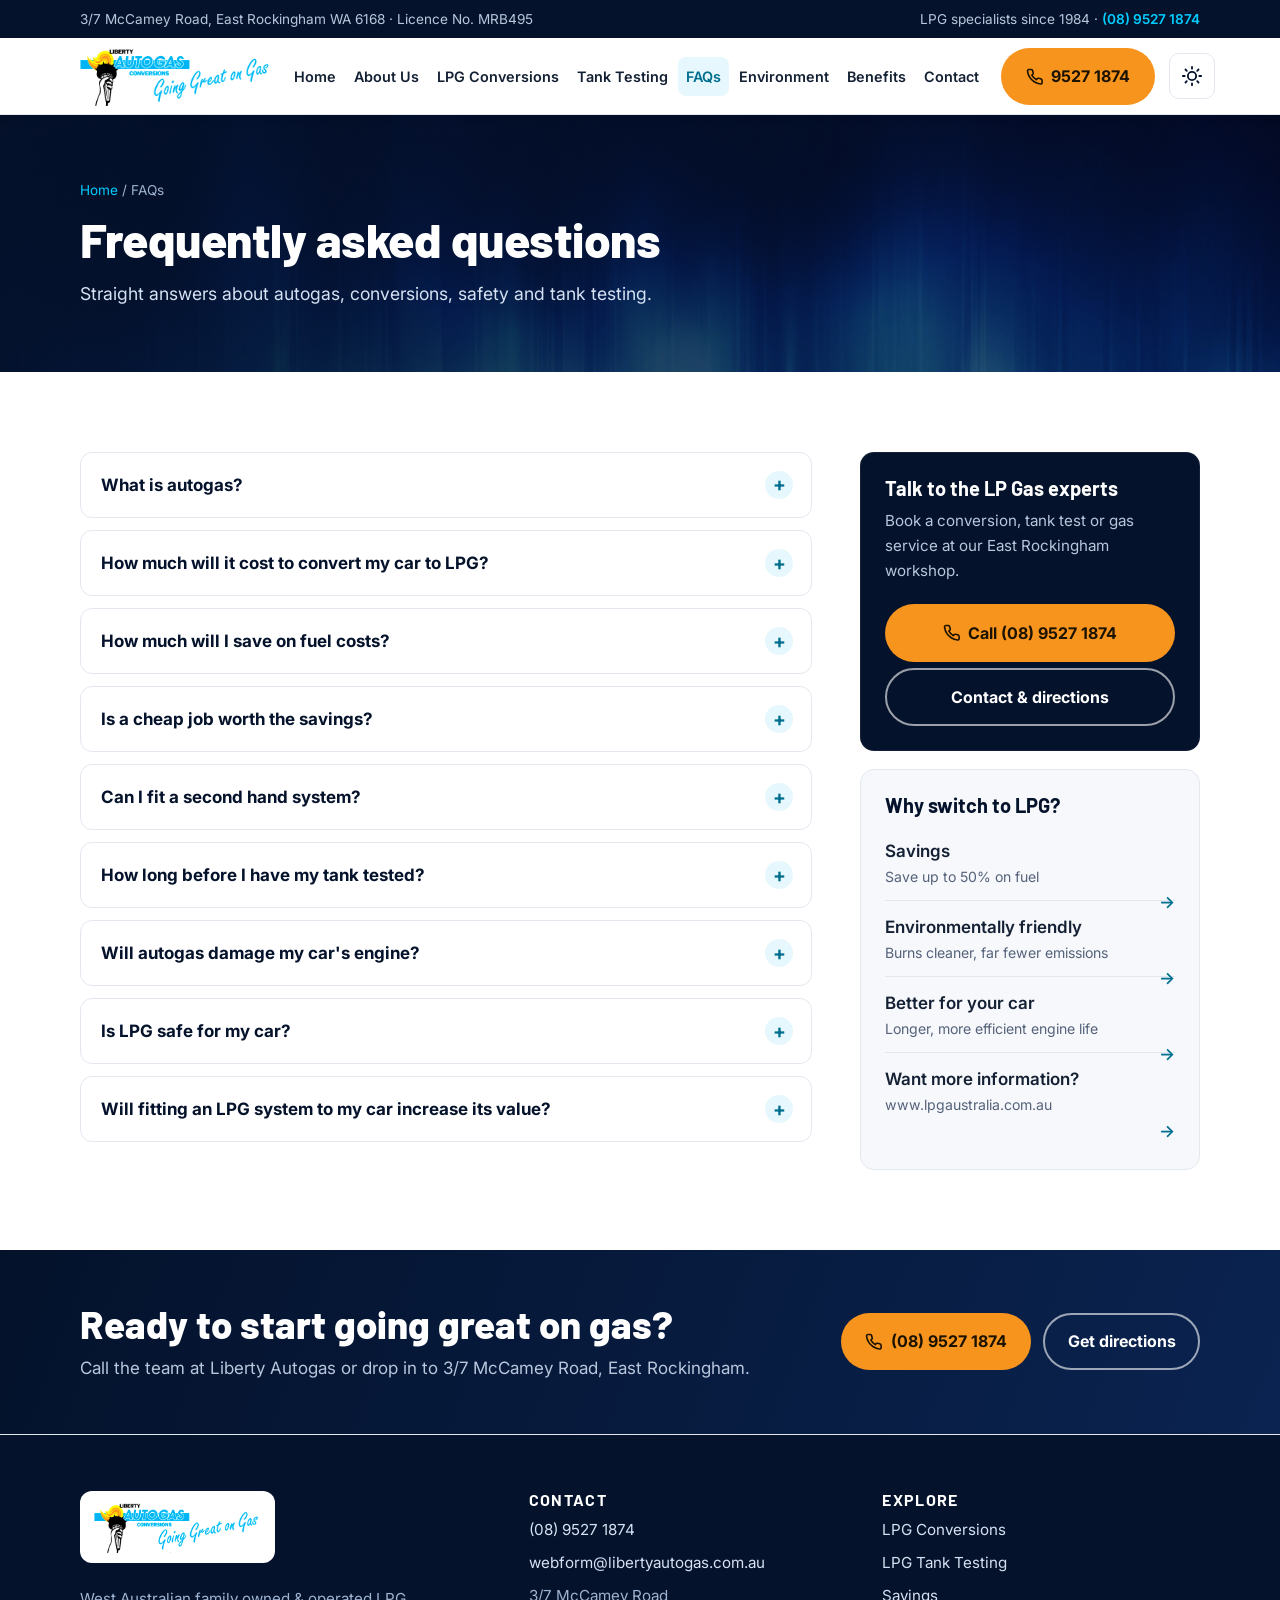
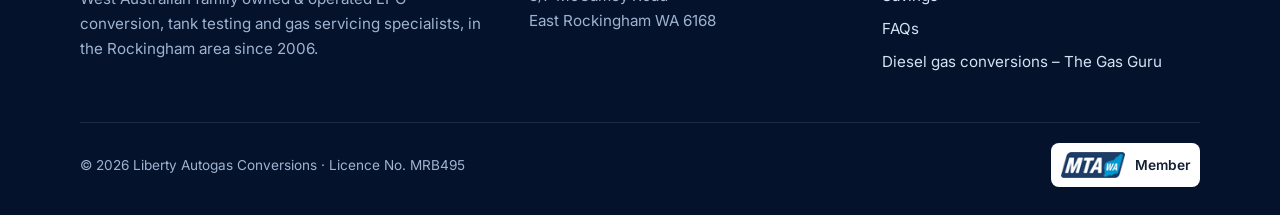
<file: faq.html>
<!doctype html>
<html lang="en-AU">
<head>
  <meta charset="utf-8">
  <meta name="viewport" content="width=device-width, initial-scale=1">
  <meta name="robots" content="noindex">
  <title>LPG FAQs | Liberty Autogas Conversions, Rockingham</title>
  <meta name="description" content="Answers to common LPG autogas questions: cost of conversion, fuel savings, safety, tank testing and resale value.">
  <meta name="theme-color" content="#04122b">
  <script>try{var t=localStorage.getItem("la-theme");if(t==="dark"||t==="light")document.documentElement.setAttribute("data-theme",t)}catch(e){}</script>
  <link rel="preconnect" href="https://fonts.googleapis.com">
  <link rel="preconnect" href="https://fonts.gstatic.com" crossorigin>
  <link href="https://fonts.googleapis.com/css2?family=Barlow:wght@700;800&family=Inter:wght@400;600;700;800&display=swap" rel="stylesheet">
  <link rel="stylesheet" href="css/style.css">
</head>
<body>
<a class="skip" href="#main">Skip to content</a>
<div class="topbar">
  <div class="container">
    <span>3/7 McCamey Road, East Rockingham WA 6168 &middot; Licence No. MRB495</span>
    <span>LPG specialists since 1984 &middot; <a href="tel:+61895271874">(08) 9527 1874</a></span>
  </div>
</div>
<header class="site-header">
  <div class="container">
    <a class="logo" href="index.html" aria-label="Liberty Autogas Conversions home"><img src="images/liberty-autogas-logo.png" width="500" height="156" alt="Liberty Autogas Conversions - Going Great on Gas"></a>
    <nav class="nav" id="site-nav" aria-label="Main">
      <ul>
        <li><a href="index.html">Home</a></li>
        <li><a href="about.html">About Us</a></li>
        <li><a href="conversions.html">LPG Conversions</a></li>
        <li><a href="lpg-tank-testing.html">Tank Testing</a></li>
        <li><a href="faq.html" aria-current="page">FAQs</a></li>
        <li><a href="environment.html">Environment</a></li>
        <li><a href="benefits.html">Benefits</a></li>
        <li><a href="contact.html">Contact</a></li>
      </ul>
    </nav>
    <a class="btn btn-flame header-call" href="tel:+61895271874" aria-label="Call Liberty Autogas on 08 9527 1874"><svg viewBox="0 0 24 24" fill="none" stroke="currentColor" stroke-width="2.2" stroke-linecap="round" stroke-linejoin="round" aria-hidden="true"><path d="M22 16.9v3a2 2 0 0 1-2.2 2 19.8 19.8 0 0 1-8.6-3.1 19.5 19.5 0 0 1-6-6A19.8 19.8 0 0 1 2.1 4.2 2 2 0 0 1 4.1 2h3a2 2 0 0 1 2 1.7c.1.9.4 1.8.7 2.7a2 2 0 0 1-.5 2.1L8 9.8a16 16 0 0 0 6 6l1.3-1.3a2 2 0 0 1 2.1-.4c.9.3 1.8.6 2.7.7a2 2 0 0 1 1.7 2z"/></svg><span class="label"><span class="label-long">Call </span>9527 1874</span></a>
    <button class="theme-toggle" type="button" aria-label="Switch to dark mode" aria-pressed="false"><svg class="sun" viewBox="0 0 24 24" fill="none" stroke="currentColor" stroke-width="2" stroke-linecap="round" aria-hidden="true"><circle cx="12" cy="12" r="4.5"/><path d="M12 2v2M12 20v2M4.9 4.9l1.4 1.4M17.7 17.7l1.4 1.4M2 12h2M20 12h2M4.9 19.1l1.4-1.4M17.7 6.3l1.4-1.4"/></svg><svg class="moon" viewBox="0 0 24 24" fill="none" stroke="currentColor" stroke-width="2" stroke-linecap="round" stroke-linejoin="round" aria-hidden="true"><path d="M21 12.8A9 9 0 1 1 11.2 3a7 7 0 0 0 9.8 9.8z"/></svg></button>
    <button class="menu-toggle" type="button" aria-controls="site-nav" aria-expanded="false" aria-label="Open menu"><span></span></button>
  </div>
</header>
<main id="main">
<section class="page-hero">
  <div class="container">
    <div class="crumbs"><a href="index.html">Home</a> / FAQs</div>
    <h1>Frequently asked questions</h1>
    <p>Straight answers about autogas, conversions, safety and tank testing.</p>
  </div>
</section>
<section class="section">
    <h2 class="vh-h">Questions and answers</h2><div class="container layout"><div class="prose">
      <div class="faq">
      <details><summary>What is autogas?</summary><div class="answer">
        <p>LPG autogas is an energy source that is recovered from natural gas deposits or from the refining process of crude oil. It is supplied and stored under relatively low pressure and at ambient temperature in liquid form. It changes from a liquid state to gas as it passes through the converter on its way to the engine in your car.</p>
      </div></details>
      <details><summary>How much will it cost to convert my car to LPG?</summary><div class="answer">
        <p>The price will vary and depends on the vehicle and the type of LPG conversion you opt for. Other factors that will vary the price are tank size and design, the type of converter and the electronic control module that best suits the vehicle. In addition, gas vapour injection has given purchasers even more choice, so allow an extra $1000&ndash;$1500 per conversion for this option. As a basic guide allow approx:</p>
        <ul>
          <li>$2,200 for most 4 cylinder cars</li>
          <li>$2,200 &ndash; $3,500 for most 6 cylinder cars</li>
          <li>$3,000 &ndash; $4,000 for 4x4 cars</li>
        </ul>
        <p>Any vehicle manufactured after May 2004 must have an EPA approved gas kit. Liberty Autogas offers some discounts on selected products, so please ask for details. <a href="tel:+61895271874">Call for a quote on your vehicle.</a></p>
      </div></details>
      <details><summary>How much will I save on fuel costs?</summary><div class="answer">
        <p>Generally, autogas is about 50% of the cost of unleaded fuel. Therefore if unleaded petrol costs $1.50/litre and your car holds 80 litres, it will cost $120.00 to fill it up. The same amount of LPG will only cost you about $64.00, a saving of $56.00. See <a href="savings.html">Savings</a>.</p>
      </div></details>
      <details><summary>Is a cheap job worth the savings?</summary><div class="answer">
        <p>As we all know, there is no such thing as a free lunch. Although some discounting occurs, it is important to remember that for an installer to offer a substantial discount he has to cut his margin or find a source of stock at a cheaper price. This leaves little room to reduce prices other than for an autogas installer to cut his own margin (not recommended when you should be offering your customer a quality installation as well as a comprehensive product and service warranty).</p>
        <p>There is also no room for compromise on the quality and engineering integrity of the equipment and installation of an LPG autogas system. Safety is paramount, and you should have the confidence that your LPG conversion meets all state and federal safety and emission standards and also complies with the relevant Australian Design Rules and Gas Standards legislation.</p>
      </div></details>
      <details><summary>Can I fit a second hand system?</summary><div class="answer">
        <p>Yes, providing the equipment is in good condition and certain safeguards are addressed. The equipment should be thoroughly checked and inspected prior to fitting to any vehicle. Tanks should be pressure tested whatever their age and certified as safe for further use. Importantly, any equipment taken from a vehicle that was previously involved in a motor vehicle accident should not be used under any circumstances.</p>
      </div></details>
      <details><summary>How long before I have my tank tested?</summary><div class="answer">
        <p>You must have your tank tested and approved for continued use every 10 years. SUVs and other vehicles that are regularly subjected to water immersion should be inspected more often. This is especially important for trailer boat owners who &ldquo;dunk&rdquo; the rear of their vehicles in seawater when launching or retrieving their boats.</p>
        <p>Salt water corrosion can cause rapid deterioration of gas cylinders if neglected. Always hose off salt water from the cylinder as soon as possible after leaving the launching ramp. Alternatively, cylinders subject to salt water exposure can be treated with a higher quality surface coating that will assist in the prevention of rust formation. <a href="lpg-tank-testing.html">More on tank testing</a>.</p>
      </div></details>
      <details><summary>Will autogas damage my car's engine?</summary><div class="answer">
        <p>Generally no, although some pre-unleaded fuel and later fuel injected variants have proven unsuitable. There are issues affecting a small number of model variants that are not recommended for conversion, mainly because of their disposition to induction backfire and exhaust valve wear. The problems are not due to any shortcomings with autogas or autogas conversion equipment, but because of the particular design characteristics of the engines in affected vehicles.</p>
        <p>Advances in LPG technology (sequential vapour injection) are steadily increasing the number of vehicles that can be successfully converted. In Australia there are literally tens of thousands of cars running successfully on LPG. At Liberty Autogas we will advise you of the suitability of your vehicle for conversion.</p>
      </div></details>
      <details><summary>Is LPG safe for my car?</summary><div class="answer">
        <p>Yes. The regulations that apply to the installation and operating of vehicles fuelled by LPG autogas in Australia are &ldquo;world's best practice&rdquo; and very strict. LPG fuel tanks are constructed from heavy duty steel plates and are many times stronger than regular petrol tanks. Evidence has proven that in a collision, you are far less likely to incur a leak from an LPG gas tank than a petrol tank, or suffer from a gas related injury during a motor vehicle accident.</p>
      </div></details>
      <details><summary>Will fitting an LPG system to my car increase its value?</summary><div class="answer">
        <p>Yes. If selling privately you should recover most of the cost of the conversion. If trading your car in on a new one you can expect a far better price, as LPG fuelled vehicles are always in demand. Because of their substantially lower operating costs, cars converted to autogas are preferred and keenly sought by buyers.</p>
      </div></details>
      </div>
</div>
    <aside class="sidebar">
      <div class="side-card dark">
        <h3>Talk to the LP Gas experts</h3>
        <p>Book a conversion, tank test or gas service at our East Rockingham workshop.</p>
        <a class="btn btn-flame" href="tel:+61895271874"><svg viewBox="0 0 24 24" fill="none" stroke="currentColor" stroke-width="2.2" stroke-linecap="round" stroke-linejoin="round" aria-hidden="true"><path d="M22 16.9v3a2 2 0 0 1-2.2 2 19.8 19.8 0 0 1-8.6-3.1 19.5 19.5 0 0 1-6-6A19.8 19.8 0 0 1 2.1 4.2 2 2 0 0 1 4.1 2h3a2 2 0 0 1 2 1.7c.1.9.4 1.8.7 2.7a2 2 0 0 1-.5 2.1L8 9.8a16 16 0 0 0 6 6l1.3-1.3a2 2 0 0 1 2.1-.4c.9.3 1.8.6 2.7.7a2 2 0 0 1 1.7 2z"/></svg> Call (08) 9527 1874</a>
        <a class="btn btn-ghost" href="contact.html">Contact &amp; directions</a>
      </div>
      <div class="side-card">
        <h3>Why switch to LPG?</h3>
        <ul class="side-links">
          <li><a href="savings.html">Savings<small>Save up to 50% on fuel</small></a></li>
          <li><a href="environment.html">Environmentally friendly<small>Burns cleaner, far fewer emissions</small></a></li>
          <li><a href="benefits.html">Better for your car<small>Longer, more efficient engine life</small></a></li>
          <li><a href="https://www.lpgaustralia.com.au" target="_blank" rel="noopener">Want more information?<small>www.lpgaustralia.com.au</small></a></li>
        </ul>
      </div>
    </aside>
</div></section>
<section class="band">
  <div class="container">
    <div>
      <h2>Ready to start going great on gas?</h2>
      <p>Call the team at Liberty Autogas or drop in to 3/7 McCamey Road, East Rockingham.</p>
    </div>
    <div class="band-actions">
      <a class="btn btn-flame" href="tel:+61895271874"><svg viewBox="0 0 24 24" fill="none" stroke="currentColor" stroke-width="2.2" stroke-linecap="round" stroke-linejoin="round" aria-hidden="true"><path d="M22 16.9v3a2 2 0 0 1-2.2 2 19.8 19.8 0 0 1-8.6-3.1 19.5 19.5 0 0 1-6-6A19.8 19.8 0 0 1 2.1 4.2 2 2 0 0 1 4.1 2h3a2 2 0 0 1 2 1.7c.1.9.4 1.8.7 2.7a2 2 0 0 1-.5 2.1L8 9.8a16 16 0 0 0 6 6l1.3-1.3a2 2 0 0 1 2.1-.4c.9.3 1.8.6 2.7.7a2 2 0 0 1 1.7 2z"/></svg> (08) 9527 1874</a>
      <a class="btn btn-ghost" href="contact.html">Get directions</a>
    </div>
  </div>
</section>
</main>
<footer class="site-footer">
  <div class="container">
    <div class="footer-grid">
      <div>
        <a class="footer-logo" href="index.html"><img loading="lazy" decoding="async" src="images/liberty-autogas-logo.png" width="500" height="156" alt="Liberty Autogas Conversions"></a>
        <p>West Australian family owned &amp; operated LPG conversion, tank testing and gas servicing specialists, in the Rockingham area since 2006.</p>
      </div>
      <div>
        <h3>Contact</h3>
        <ul>
          <li><a href="tel:+61895271874">(08) 9527 1874</a></li>
          <li><a href="mailto:webform@libertyautogas.com.au">webform@libertyautogas.com.au</a></li>
          <li>3/7 McCamey Road<br>East Rockingham WA 6168</li>
        </ul>
      </div>
      <div>
        <h3>Explore</h3>
        <ul>
          <li><a href="conversions.html">LPG Conversions</a></li>
          <li><a href="lpg-tank-testing.html">LPG Tank Testing</a></li>
          <li><a href="savings.html">Savings</a></li>
          <li><a href="faq.html">FAQs</a></li>
          <li><a href="https://www.thegasguru.com.au" target="_blank" rel="noopener">Diesel gas conversions &ndash; The Gas Guru</a></li>
        </ul>
      </div>
    </div>
    <div class="footer-bottom">
      <span>&copy; <span id="year">2026</span> Liberty Autogas Conversions &middot; Licence No. MRB495</span>
      <a class="mta" href="https://www.mtawa.com.au" target="_blank" rel="noopener"><img loading="lazy" decoding="async" src="images/MTA_Logo.png" width="74" height="30" alt="MTA - Motor Trade Association of Western Australia"> Member</a>
    </div>
  </div>
</footer>
<div class="call-bar">
  <a class="btn btn-flame" href="tel:+61895271874"><svg viewBox="0 0 24 24" fill="none" stroke="currentColor" stroke-width="2.2" stroke-linecap="round" stroke-linejoin="round" aria-hidden="true"><path d="M22 16.9v3a2 2 0 0 1-2.2 2 19.8 19.8 0 0 1-8.6-3.1 19.5 19.5 0 0 1-6-6A19.8 19.8 0 0 1 2.1 4.2 2 2 0 0 1 4.1 2h3a2 2 0 0 1 2 1.7c.1.9.4 1.8.7 2.7a2 2 0 0 1-.5 2.1L8 9.8a16 16 0 0 0 6 6l1.3-1.3a2 2 0 0 1 2.1-.4c.9.3 1.8.6 2.7.7a2 2 0 0 1 1.7 2z"/></svg> Call now</a>
  <a class="btn btn-cyan" href="contact.html"><svg viewBox="0 0 24 24" fill="none" stroke="currentColor" stroke-width="2" stroke-linecap="round" stroke-linejoin="round" aria-hidden="true"><path d="M20 10c0 6-8 12-8 12s-8-6-8-12a8 8 0 0 1 16 0z"/><circle cx="12" cy="10" r="3"/></svg> Find us</a>
</div>
<button class="to-top" type="button" aria-label="Back to top"><svg viewBox="0 0 24 24" fill="none" stroke="currentColor" stroke-width="2.5" stroke-linecap="round" stroke-linejoin="round" aria-hidden="true"><path d="M18 15l-6-6-6 6"/></svg></button>
<script src="js/main.js"></script>
</body>
</html>
</file>
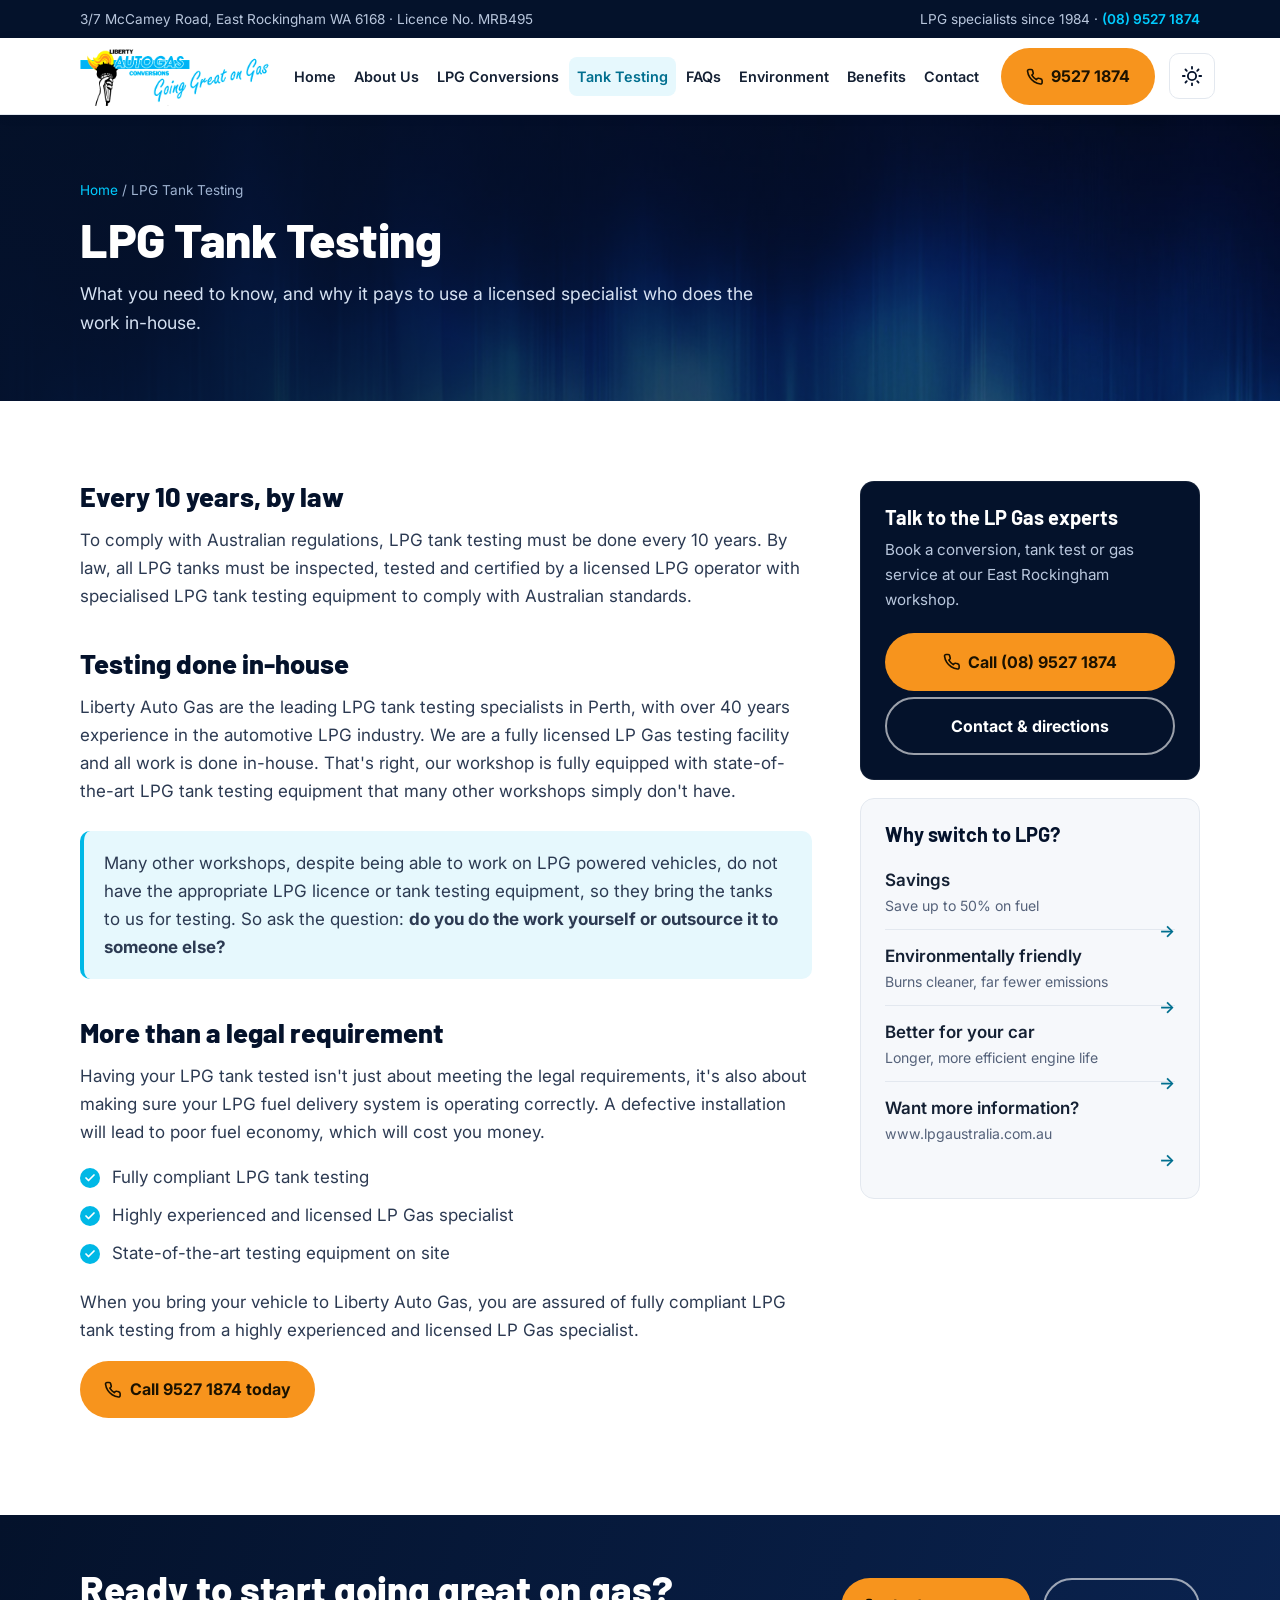
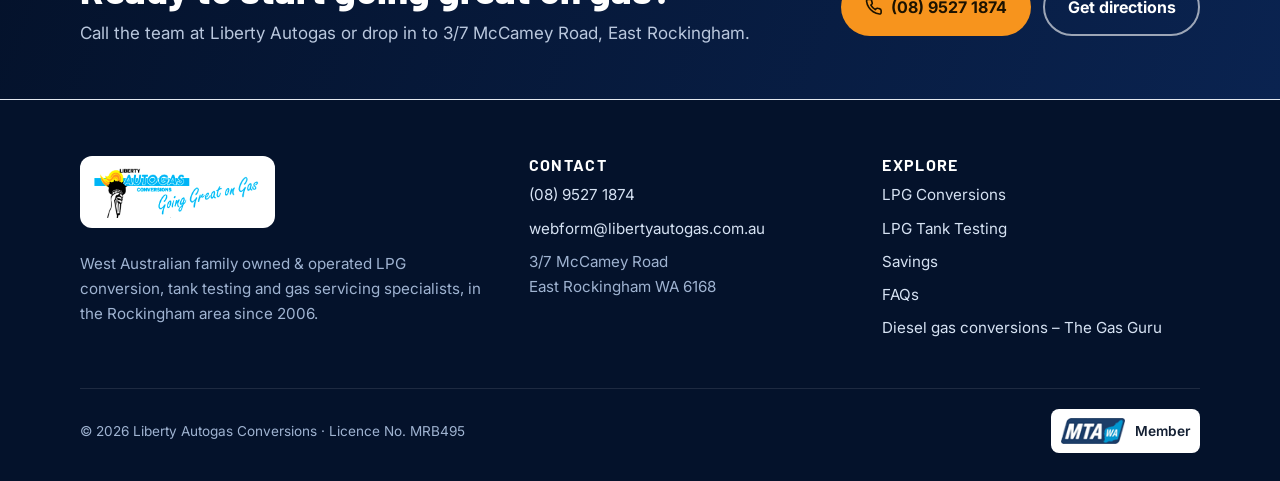
<file: lpg-tank-testing.html>
<!doctype html>
<html lang="en-AU">
<head>
  <meta charset="utf-8">
  <meta name="viewport" content="width=device-width, initial-scale=1">
  <meta name="robots" content="noindex">
  <title>LPG Tank Testing Perth | Liberty Autogas, East Rockingham</title>
  <meta name="description" content="LPG tanks must be tested every 10 years. Liberty Autogas is a fully licensed LP Gas testing facility with all work done in-house. Call (08) 9527 1874.">
  <meta name="theme-color" content="#04122b">
  <script>try{var t=localStorage.getItem("la-theme");if(t==="dark"||t==="light")document.documentElement.setAttribute("data-theme",t)}catch(e){}</script>
  <link rel="preconnect" href="https://fonts.googleapis.com">
  <link rel="preconnect" href="https://fonts.gstatic.com" crossorigin>
  <link href="https://fonts.googleapis.com/css2?family=Barlow:wght@700;800&family=Inter:wght@400;600;700;800&display=swap" rel="stylesheet">
  <link rel="stylesheet" href="css/style.css">
</head>
<body>
<a class="skip" href="#main">Skip to content</a>
<div class="topbar">
  <div class="container">
    <span>3/7 McCamey Road, East Rockingham WA 6168 &middot; Licence No. MRB495</span>
    <span>LPG specialists since 1984 &middot; <a href="tel:+61895271874">(08) 9527 1874</a></span>
  </div>
</div>
<header class="site-header">
  <div class="container">
    <a class="logo" href="index.html" aria-label="Liberty Autogas Conversions home"><img src="images/liberty-autogas-logo.png" width="500" height="156" alt="Liberty Autogas Conversions - Going Great on Gas"></a>
    <nav class="nav" id="site-nav" aria-label="Main">
      <ul>
        <li><a href="index.html">Home</a></li>
        <li><a href="about.html">About Us</a></li>
        <li><a href="conversions.html">LPG Conversions</a></li>
        <li><a href="lpg-tank-testing.html" aria-current="page">Tank Testing</a></li>
        <li><a href="faq.html">FAQs</a></li>
        <li><a href="environment.html">Environment</a></li>
        <li><a href="benefits.html">Benefits</a></li>
        <li><a href="contact.html">Contact</a></li>
      </ul>
    </nav>
    <a class="btn btn-flame header-call" href="tel:+61895271874" aria-label="Call Liberty Autogas on 08 9527 1874"><svg viewBox="0 0 24 24" fill="none" stroke="currentColor" stroke-width="2.2" stroke-linecap="round" stroke-linejoin="round" aria-hidden="true"><path d="M22 16.9v3a2 2 0 0 1-2.2 2 19.8 19.8 0 0 1-8.6-3.1 19.5 19.5 0 0 1-6-6A19.8 19.8 0 0 1 2.1 4.2 2 2 0 0 1 4.1 2h3a2 2 0 0 1 2 1.7c.1.9.4 1.8.7 2.7a2 2 0 0 1-.5 2.1L8 9.8a16 16 0 0 0 6 6l1.3-1.3a2 2 0 0 1 2.1-.4c.9.3 1.8.6 2.7.7a2 2 0 0 1 1.7 2z"/></svg><span class="label"><span class="label-long">Call </span>9527 1874</span></a>
    <button class="theme-toggle" type="button" aria-label="Switch to dark mode" aria-pressed="false"><svg class="sun" viewBox="0 0 24 24" fill="none" stroke="currentColor" stroke-width="2" stroke-linecap="round" aria-hidden="true"><circle cx="12" cy="12" r="4.5"/><path d="M12 2v2M12 20v2M4.9 4.9l1.4 1.4M17.7 17.7l1.4 1.4M2 12h2M20 12h2M4.9 19.1l1.4-1.4M17.7 6.3l1.4-1.4"/></svg><svg class="moon" viewBox="0 0 24 24" fill="none" stroke="currentColor" stroke-width="2" stroke-linecap="round" stroke-linejoin="round" aria-hidden="true"><path d="M21 12.8A9 9 0 1 1 11.2 3a7 7 0 0 0 9.8 9.8z"/></svg></button>
    <button class="menu-toggle" type="button" aria-controls="site-nav" aria-expanded="false" aria-label="Open menu"><span></span></button>
  </div>
</header>
<main id="main">
<section class="page-hero">
  <div class="container">
    <div class="crumbs"><a href="index.html">Home</a> / LPG Tank Testing</div>
    <h1>LPG Tank Testing</h1>
    <p>What you need to know, and why it pays to use a licensed specialist who does the work in-house.</p>
  </div>
</section>
<section class="section"><div class="container layout"><div class="prose">
      <h2>Every 10 years, by law</h2>
      <p>To comply with Australian regulations, LPG tank testing must be done every 10 years. By law, all LPG tanks must be inspected, tested and certified by a licensed LPG operator with specialised LPG tank testing equipment to comply with Australian standards.</p>
      <h2>Testing done in-house</h2>
      <p>Liberty Auto Gas are the leading LPG tank testing specialists in Perth, with over 40 years experience in the automotive LPG industry. We are a fully licensed LP Gas testing facility and all work is done in-house. That's right, our workshop is fully equipped with state-of-the-art LPG tank testing equipment that many other workshops simply don't have.</p>
      <div class="note"><p>Many other workshops, despite being able to work on LPG powered vehicles, do not have the appropriate LPG licence or tank testing equipment, so they bring the tanks to us for testing. So ask the question: <strong>do you do the work yourself or outsource it to someone else?</strong></p></div>
      <h2>More than a legal requirement</h2>
      <p>Having your LPG tank tested isn't just about meeting the legal requirements, it's also about making sure your LPG fuel delivery system is operating correctly. A defective installation will lead to poor fuel economy, which will cost you money.</p>
      <ul class="ticks">
        <li>Fully compliant LPG tank testing</li>
        <li>Highly experienced and licensed LP Gas specialist</li>
        <li>State-of-the-art testing equipment on site</li>
      </ul>
      <p>When you bring your vehicle to Liberty Auto Gas, you are assured of fully compliant LPG tank testing from a highly experienced and licensed LP Gas specialist.</p>
      <p><a class="btn btn-flame" href="tel:+61895271874"><svg viewBox="0 0 24 24" fill="none" stroke="currentColor" stroke-width="2.2" stroke-linecap="round" stroke-linejoin="round" aria-hidden="true"><path d="M22 16.9v3a2 2 0 0 1-2.2 2 19.8 19.8 0 0 1-8.6-3.1 19.5 19.5 0 0 1-6-6A19.8 19.8 0 0 1 2.1 4.2 2 2 0 0 1 4.1 2h3a2 2 0 0 1 2 1.7c.1.9.4 1.8.7 2.7a2 2 0 0 1-.5 2.1L8 9.8a16 16 0 0 0 6 6l1.3-1.3a2 2 0 0 1 2.1-.4c.9.3 1.8.6 2.7.7a2 2 0 0 1 1.7 2z"/></svg> Call 9527 1874 today</a></p>
</div>
    <aside class="sidebar">
      <div class="side-card dark">
        <h3>Talk to the LP Gas experts</h3>
        <p>Book a conversion, tank test or gas service at our East Rockingham workshop.</p>
        <a class="btn btn-flame" href="tel:+61895271874"><svg viewBox="0 0 24 24" fill="none" stroke="currentColor" stroke-width="2.2" stroke-linecap="round" stroke-linejoin="round" aria-hidden="true"><path d="M22 16.9v3a2 2 0 0 1-2.2 2 19.8 19.8 0 0 1-8.6-3.1 19.5 19.5 0 0 1-6-6A19.8 19.8 0 0 1 2.1 4.2 2 2 0 0 1 4.1 2h3a2 2 0 0 1 2 1.7c.1.9.4 1.8.7 2.7a2 2 0 0 1-.5 2.1L8 9.8a16 16 0 0 0 6 6l1.3-1.3a2 2 0 0 1 2.1-.4c.9.3 1.8.6 2.7.7a2 2 0 0 1 1.7 2z"/></svg> Call (08) 9527 1874</a>
        <a class="btn btn-ghost" href="contact.html">Contact &amp; directions</a>
      </div>
      <div class="side-card">
        <h3>Why switch to LPG?</h3>
        <ul class="side-links">
          <li><a href="savings.html">Savings<small>Save up to 50% on fuel</small></a></li>
          <li><a href="environment.html">Environmentally friendly<small>Burns cleaner, far fewer emissions</small></a></li>
          <li><a href="benefits.html">Better for your car<small>Longer, more efficient engine life</small></a></li>
          <li><a href="https://www.lpgaustralia.com.au" target="_blank" rel="noopener">Want more information?<small>www.lpgaustralia.com.au</small></a></li>
        </ul>
      </div>
    </aside>
</div></section>
<section class="band">
  <div class="container">
    <div>
      <h2>Ready to start going great on gas?</h2>
      <p>Call the team at Liberty Autogas or drop in to 3/7 McCamey Road, East Rockingham.</p>
    </div>
    <div class="band-actions">
      <a class="btn btn-flame" href="tel:+61895271874"><svg viewBox="0 0 24 24" fill="none" stroke="currentColor" stroke-width="2.2" stroke-linecap="round" stroke-linejoin="round" aria-hidden="true"><path d="M22 16.9v3a2 2 0 0 1-2.2 2 19.8 19.8 0 0 1-8.6-3.1 19.5 19.5 0 0 1-6-6A19.8 19.8 0 0 1 2.1 4.2 2 2 0 0 1 4.1 2h3a2 2 0 0 1 2 1.7c.1.9.4 1.8.7 2.7a2 2 0 0 1-.5 2.1L8 9.8a16 16 0 0 0 6 6l1.3-1.3a2 2 0 0 1 2.1-.4c.9.3 1.8.6 2.7.7a2 2 0 0 1 1.7 2z"/></svg> (08) 9527 1874</a>
      <a class="btn btn-ghost" href="contact.html">Get directions</a>
    </div>
  </div>
</section>
</main>
<footer class="site-footer">
  <div class="container">
    <div class="footer-grid">
      <div>
        <a class="footer-logo" href="index.html"><img loading="lazy" decoding="async" src="images/liberty-autogas-logo.png" width="500" height="156" alt="Liberty Autogas Conversions"></a>
        <p>West Australian family owned &amp; operated LPG conversion, tank testing and gas servicing specialists, in the Rockingham area since 2006.</p>
      </div>
      <div>
        <h3>Contact</h3>
        <ul>
          <li><a href="tel:+61895271874">(08) 9527 1874</a></li>
          <li><a href="mailto:webform@libertyautogas.com.au">webform@libertyautogas.com.au</a></li>
          <li>3/7 McCamey Road<br>East Rockingham WA 6168</li>
        </ul>
      </div>
      <div>
        <h3>Explore</h3>
        <ul>
          <li><a href="conversions.html">LPG Conversions</a></li>
          <li><a href="lpg-tank-testing.html">LPG Tank Testing</a></li>
          <li><a href="savings.html">Savings</a></li>
          <li><a href="faq.html">FAQs</a></li>
          <li><a href="https://www.thegasguru.com.au" target="_blank" rel="noopener">Diesel gas conversions &ndash; The Gas Guru</a></li>
        </ul>
      </div>
    </div>
    <div class="footer-bottom">
      <span>&copy; <span id="year">2026</span> Liberty Autogas Conversions &middot; Licence No. MRB495</span>
      <a class="mta" href="https://www.mtawa.com.au" target="_blank" rel="noopener"><img loading="lazy" decoding="async" src="images/MTA_Logo.png" width="74" height="30" alt="MTA - Motor Trade Association of Western Australia"> Member</a>
    </div>
  </div>
</footer>
<div class="call-bar">
  <a class="btn btn-flame" href="tel:+61895271874"><svg viewBox="0 0 24 24" fill="none" stroke="currentColor" stroke-width="2.2" stroke-linecap="round" stroke-linejoin="round" aria-hidden="true"><path d="M22 16.9v3a2 2 0 0 1-2.2 2 19.8 19.8 0 0 1-8.6-3.1 19.5 19.5 0 0 1-6-6A19.8 19.8 0 0 1 2.1 4.2 2 2 0 0 1 4.1 2h3a2 2 0 0 1 2 1.7c.1.9.4 1.8.7 2.7a2 2 0 0 1-.5 2.1L8 9.8a16 16 0 0 0 6 6l1.3-1.3a2 2 0 0 1 2.1-.4c.9.3 1.8.6 2.7.7a2 2 0 0 1 1.7 2z"/></svg> Call now</a>
  <a class="btn btn-cyan" href="contact.html"><svg viewBox="0 0 24 24" fill="none" stroke="currentColor" stroke-width="2" stroke-linecap="round" stroke-linejoin="round" aria-hidden="true"><path d="M20 10c0 6-8 12-8 12s-8-6-8-12a8 8 0 0 1 16 0z"/><circle cx="12" cy="10" r="3"/></svg> Find us</a>
</div>
<button class="to-top" type="button" aria-label="Back to top"><svg viewBox="0 0 24 24" fill="none" stroke="currentColor" stroke-width="2.5" stroke-linecap="round" stroke-linejoin="round" aria-hidden="true"><path d="M18 15l-6-6-6 6"/></svg></button>
<script src="js/main.js"></script>
</body>
</html>
</file>
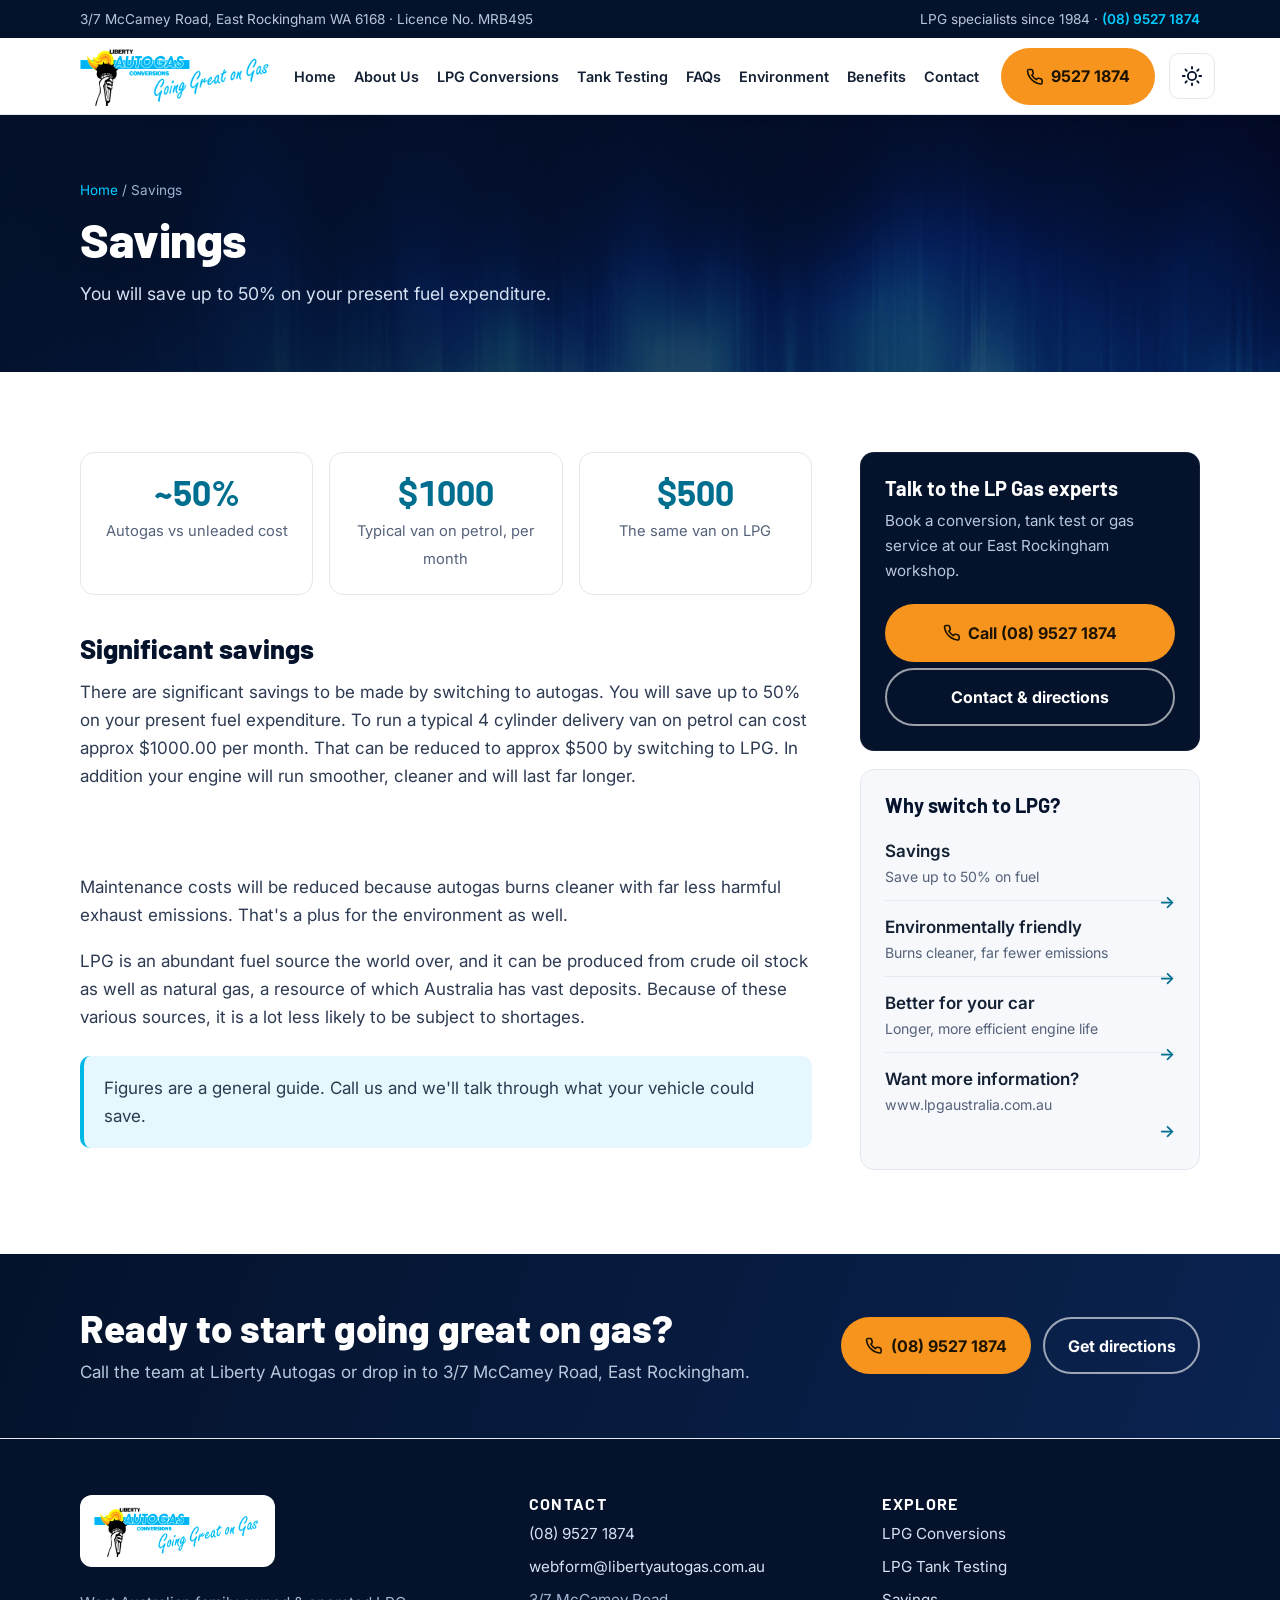
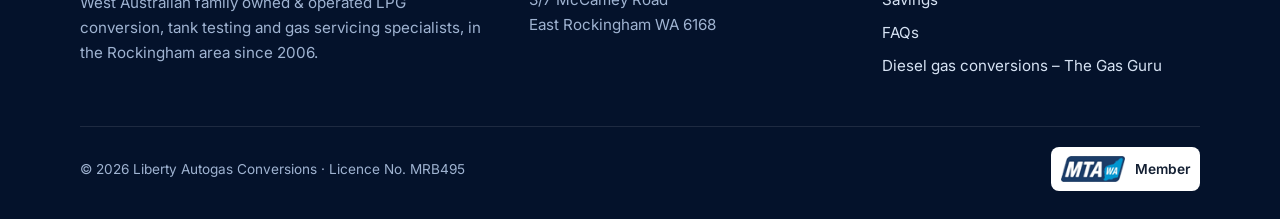
<file: savings.html>
<!doctype html>
<html lang="en-AU">
<head>
  <meta charset="utf-8">
  <meta name="viewport" content="width=device-width, initial-scale=1">
  <meta name="robots" content="noindex">
  <title>LPG Savings | Liberty Autogas Conversions</title>
  <meta name="description" content="Save up to 50% on your fuel bill by switching to LPG autogas. Liberty Autogas Conversions, East Rockingham WA.">
  <meta name="theme-color" content="#04122b">
  <script>try{var t=localStorage.getItem("la-theme");if(t==="dark"||t==="light")document.documentElement.setAttribute("data-theme",t)}catch(e){}</script>
  <link rel="preconnect" href="https://fonts.googleapis.com">
  <link rel="preconnect" href="https://fonts.gstatic.com" crossorigin>
  <link href="https://fonts.googleapis.com/css2?family=Barlow:wght@700;800&family=Inter:wght@400;600;700;800&display=swap" rel="stylesheet">
  <link rel="stylesheet" href="css/style.css">
</head>
<body>
<a class="skip" href="#main">Skip to content</a>
<div class="topbar">
  <div class="container">
    <span>3/7 McCamey Road, East Rockingham WA 6168 &middot; Licence No. MRB495</span>
    <span>LPG specialists since 1984 &middot; <a href="tel:+61895271874">(08) 9527 1874</a></span>
  </div>
</div>
<header class="site-header">
  <div class="container">
    <a class="logo" href="index.html" aria-label="Liberty Autogas Conversions home"><img src="images/liberty-autogas-logo.png" width="500" height="156" alt="Liberty Autogas Conversions - Going Great on Gas"></a>
    <nav class="nav" id="site-nav" aria-label="Main">
      <ul>
        <li><a href="index.html">Home</a></li>
        <li><a href="about.html">About Us</a></li>
        <li><a href="conversions.html">LPG Conversions</a></li>
        <li><a href="lpg-tank-testing.html">Tank Testing</a></li>
        <li><a href="faq.html">FAQs</a></li>
        <li><a href="environment.html">Environment</a></li>
        <li><a href="benefits.html">Benefits</a></li>
        <li><a href="contact.html">Contact</a></li>
      </ul>
    </nav>
    <a class="btn btn-flame header-call" href="tel:+61895271874" aria-label="Call Liberty Autogas on 08 9527 1874"><svg viewBox="0 0 24 24" fill="none" stroke="currentColor" stroke-width="2.2" stroke-linecap="round" stroke-linejoin="round" aria-hidden="true"><path d="M22 16.9v3a2 2 0 0 1-2.2 2 19.8 19.8 0 0 1-8.6-3.1 19.5 19.5 0 0 1-6-6A19.8 19.8 0 0 1 2.1 4.2 2 2 0 0 1 4.1 2h3a2 2 0 0 1 2 1.7c.1.9.4 1.8.7 2.7a2 2 0 0 1-.5 2.1L8 9.8a16 16 0 0 0 6 6l1.3-1.3a2 2 0 0 1 2.1-.4c.9.3 1.8.6 2.7.7a2 2 0 0 1 1.7 2z"/></svg><span class="label"><span class="label-long">Call </span>9527 1874</span></a>
    <button class="theme-toggle" type="button" aria-label="Switch to dark mode" aria-pressed="false"><svg class="sun" viewBox="0 0 24 24" fill="none" stroke="currentColor" stroke-width="2" stroke-linecap="round" aria-hidden="true"><circle cx="12" cy="12" r="4.5"/><path d="M12 2v2M12 20v2M4.9 4.9l1.4 1.4M17.7 17.7l1.4 1.4M2 12h2M20 12h2M4.9 19.1l1.4-1.4M17.7 6.3l1.4-1.4"/></svg><svg class="moon" viewBox="0 0 24 24" fill="none" stroke="currentColor" stroke-width="2" stroke-linecap="round" stroke-linejoin="round" aria-hidden="true"><path d="M21 12.8A9 9 0 1 1 11.2 3a7 7 0 0 0 9.8 9.8z"/></svg></button>
    <button class="menu-toggle" type="button" aria-controls="site-nav" aria-expanded="false" aria-label="Open menu"><span></span></button>
  </div>
</header>
<main id="main">
<section class="page-hero">
  <div class="container">
    <div class="crumbs"><a href="index.html">Home</a> / Savings</div>
    <h1>Savings</h1>
    <p>You will save up to 50% on your present fuel expenditure.</p>
  </div>
</section>
<section class="section"><div class="container layout"><div class="prose">
      <div class="stat-row">
        <div class="stat"><strong data-count="50" data-prefix="~" data-suffix="%">~50%</strong><span>Autogas vs unleaded cost</span></div>
        <div class="stat"><strong data-count="1000" data-prefix="$">$1000</strong><span>Typical van on petrol, per month</span></div>
        <div class="stat"><strong data-count="500" data-prefix="$">$500</strong><span>The same van on LPG</span></div>
      </div>
      <h2>Significant savings</h2>
      <p>There are significant savings to be made by switching to autogas. You will save up to 50% on your present fuel expenditure. To run a typical 4 cylinder delivery van on petrol can cost approx $1000.00 per month. That can be reduced to approx $500 by switching to LPG. In addition your engine will run smoother, cleaner and will last far longer.</p>
      <h2>Lower running costs</h2>
      <p>Maintenance costs will be reduced because autogas burns cleaner with far less harmful exhaust emissions. That's a plus for the environment as well.</p>
      <p>LPG is an abundant fuel source the world over, and it can be produced from crude oil stock as well as natural gas, a resource of which Australia has vast deposits. Because of these various sources, it is a lot less likely to be subject to shortages.</p>
      <div class="note"><p>Figures are a general guide. Call us and we'll talk through what your vehicle could save.</p></div>
</div>
    <aside class="sidebar">
      <div class="side-card dark">
        <h3>Talk to the LP Gas experts</h3>
        <p>Book a conversion, tank test or gas service at our East Rockingham workshop.</p>
        <a class="btn btn-flame" href="tel:+61895271874"><svg viewBox="0 0 24 24" fill="none" stroke="currentColor" stroke-width="2.2" stroke-linecap="round" stroke-linejoin="round" aria-hidden="true"><path d="M22 16.9v3a2 2 0 0 1-2.2 2 19.8 19.8 0 0 1-8.6-3.1 19.5 19.5 0 0 1-6-6A19.8 19.8 0 0 1 2.1 4.2 2 2 0 0 1 4.1 2h3a2 2 0 0 1 2 1.7c.1.9.4 1.8.7 2.7a2 2 0 0 1-.5 2.1L8 9.8a16 16 0 0 0 6 6l1.3-1.3a2 2 0 0 1 2.1-.4c.9.3 1.8.6 2.7.7a2 2 0 0 1 1.7 2z"/></svg> Call (08) 9527 1874</a>
        <a class="btn btn-ghost" href="contact.html">Contact &amp; directions</a>
      </div>
      <div class="side-card">
        <h3>Why switch to LPG?</h3>
        <ul class="side-links">
          <li><a href="savings.html">Savings<small>Save up to 50% on fuel</small></a></li>
          <li><a href="environment.html">Environmentally friendly<small>Burns cleaner, far fewer emissions</small></a></li>
          <li><a href="benefits.html">Better for your car<small>Longer, more efficient engine life</small></a></li>
          <li><a href="https://www.lpgaustralia.com.au" target="_blank" rel="noopener">Want more information?<small>www.lpgaustralia.com.au</small></a></li>
        </ul>
      </div>
    </aside>
</div></section>
<section class="band">
  <div class="container">
    <div>
      <h2>Ready to start going great on gas?</h2>
      <p>Call the team at Liberty Autogas or drop in to 3/7 McCamey Road, East Rockingham.</p>
    </div>
    <div class="band-actions">
      <a class="btn btn-flame" href="tel:+61895271874"><svg viewBox="0 0 24 24" fill="none" stroke="currentColor" stroke-width="2.2" stroke-linecap="round" stroke-linejoin="round" aria-hidden="true"><path d="M22 16.9v3a2 2 0 0 1-2.2 2 19.8 19.8 0 0 1-8.6-3.1 19.5 19.5 0 0 1-6-6A19.8 19.8 0 0 1 2.1 4.2 2 2 0 0 1 4.1 2h3a2 2 0 0 1 2 1.7c.1.9.4 1.8.7 2.7a2 2 0 0 1-.5 2.1L8 9.8a16 16 0 0 0 6 6l1.3-1.3a2 2 0 0 1 2.1-.4c.9.3 1.8.6 2.7.7a2 2 0 0 1 1.7 2z"/></svg> (08) 9527 1874</a>
      <a class="btn btn-ghost" href="contact.html">Get directions</a>
    </div>
  </div>
</section>
</main>
<footer class="site-footer">
  <div class="container">
    <div class="footer-grid">
      <div>
        <a class="footer-logo" href="index.html"><img loading="lazy" decoding="async" src="images/liberty-autogas-logo.png" width="500" height="156" alt="Liberty Autogas Conversions"></a>
        <p>West Australian family owned &amp; operated LPG conversion, tank testing and gas servicing specialists, in the Rockingham area since 2006.</p>
      </div>
      <div>
        <h3>Contact</h3>
        <ul>
          <li><a href="tel:+61895271874">(08) 9527 1874</a></li>
          <li><a href="mailto:webform@libertyautogas.com.au">webform@libertyautogas.com.au</a></li>
          <li>3/7 McCamey Road<br>East Rockingham WA 6168</li>
        </ul>
      </div>
      <div>
        <h3>Explore</h3>
        <ul>
          <li><a href="conversions.html">LPG Conversions</a></li>
          <li><a href="lpg-tank-testing.html">LPG Tank Testing</a></li>
          <li><a href="savings.html">Savings</a></li>
          <li><a href="faq.html">FAQs</a></li>
          <li><a href="https://www.thegasguru.com.au" target="_blank" rel="noopener">Diesel gas conversions &ndash; The Gas Guru</a></li>
        </ul>
      </div>
    </div>
    <div class="footer-bottom">
      <span>&copy; <span id="year">2026</span> Liberty Autogas Conversions &middot; Licence No. MRB495</span>
      <a class="mta" href="https://www.mtawa.com.au" target="_blank" rel="noopener"><img loading="lazy" decoding="async" src="images/MTA_Logo.png" width="74" height="30" alt="MTA - Motor Trade Association of Western Australia"> Member</a>
    </div>
  </div>
</footer>
<div class="call-bar">
  <a class="btn btn-flame" href="tel:+61895271874"><svg viewBox="0 0 24 24" fill="none" stroke="currentColor" stroke-width="2.2" stroke-linecap="round" stroke-linejoin="round" aria-hidden="true"><path d="M22 16.9v3a2 2 0 0 1-2.2 2 19.8 19.8 0 0 1-8.6-3.1 19.5 19.5 0 0 1-6-6A19.8 19.8 0 0 1 2.1 4.2 2 2 0 0 1 4.1 2h3a2 2 0 0 1 2 1.7c.1.9.4 1.8.7 2.7a2 2 0 0 1-.5 2.1L8 9.8a16 16 0 0 0 6 6l1.3-1.3a2 2 0 0 1 2.1-.4c.9.3 1.8.6 2.7.7a2 2 0 0 1 1.7 2z"/></svg> Call now</a>
  <a class="btn btn-cyan" href="contact.html"><svg viewBox="0 0 24 24" fill="none" stroke="currentColor" stroke-width="2" stroke-linecap="round" stroke-linejoin="round" aria-hidden="true"><path d="M20 10c0 6-8 12-8 12s-8-6-8-12a8 8 0 0 1 16 0z"/><circle cx="12" cy="10" r="3"/></svg> Find us</a>
</div>
<button class="to-top" type="button" aria-label="Back to top"><svg viewBox="0 0 24 24" fill="none" stroke="currentColor" stroke-width="2.5" stroke-linecap="round" stroke-linejoin="round" aria-hidden="true"><path d="M18 15l-6-6-6 6"/></svg></button>
<script src="js/main.js"></script>
</body>
</html>
</file>
<file: css/style.css>
/* Liberty Autogas Conversions — refreshed site styles */
:root {
  --cyan: #00b8e6;        /* brand cyan (old site used #0CF), deepened slightly for contrast */
  --cyan-bright: #00ccff;
  --cyan-soft: #e6f8fd;
  --navy: #04122b;
  --navy-2: #0a2350;
  --flame: #f7941d;       /* torch flame / "hybrid" badge orange */
  --flame-dark: #d97706;
  --ink: #142033;
  --muted: #55627a;
  --line: #e3e8ef;
  --bg: #f6f8fb;
  --white: #ffffff;
  --radius: 14px;
  --shadow: 0 10px 30px rgba(4, 18, 43, .08);
  --max: 1160px;
}

*, *::before, *::after { box-sizing: border-box; }
html { -webkit-text-size-adjust: 100%; scroll-behavior: smooth; }
body {
  margin: 0;
  font-family: "Inter", system-ui, -apple-system, "Segoe UI", Roboto, Arial, sans-serif;
  font-size: 17px;
  line-height: 1.65;
  color: var(--ink);
  background: var(--body-bg);
  overflow-x: hidden;
}
img { max-width: 100%; height: auto; display: block; }
a { color: var(--link); }
a:hover { color: var(--link-hover); }
h1, h2, h3 { font-family: "Barlow", "Inter", system-ui, sans-serif; line-height: 1.15; margin: 0 0 .5em; color: var(--heading); }
h1 { font-size: clamp(2.1rem, 5.5vw, 3.6rem); font-weight: 800; letter-spacing: -.01em; }
h2 { font-size: clamp(1.6rem, 3.6vw, 2.4rem); font-weight: 800; }
h3 { font-size: 1.25rem; font-weight: 700; }
p { margin: 0 0 1em; }

.container { width: 100%; max-width: var(--max); margin: 0 auto; padding: 0 20px; }
.skip { position: absolute; left: -9999px; }
.skip:focus { left: 12px; top: 12px; z-index: 100; background: var(--surface); padding: 8px 12px; }

/* ---------- Buttons ---------- */
.btn {
  display: inline-flex; align-items: center; justify-content: center; gap: .5em;
  padding: .85em 1.4em; border-radius: 999px; font-weight: 700; font-size: 1rem;
  text-decoration: none; border: 2px solid transparent; transition: .2s ease; cursor: pointer;
  white-space: nowrap;
}
.btn svg { width: 1.1em; height: 1.1em; flex: none; }
.btn-flame { background: var(--flame); color: #1b1200; }
.btn-flame:hover { background: var(--flame-dark); color: #fff; }
.btn-cyan { background: var(--cyan); color: #fff; }
.btn-cyan:hover { background: var(--navy-2); color: #fff; }
.btn-ghost { border-color: rgba(255,255,255,.6); color: #fff; }
.btn-ghost:hover { background: #fff; color: var(--navy); }

/* ---------- Top bar ---------- */
.topbar { background: var(--navy); color: #b9c7dd; font-size: .85rem; }
.topbar .container { display: flex; justify-content: space-between; gap: 16px; padding-top: 8px; padding-bottom: 8px; }
.topbar a { color: var(--cyan-bright); text-decoration: none; font-weight: 600; }

/* ---------- Header ---------- */
.site-header { position: sticky; top: 0; z-index: 50; background: var(--header-bg); border-bottom: 1px solid var(--line); box-shadow: 0 2px 12px rgba(4,18,43,.05); }
.site-header .container { display: flex; align-items: center; gap: 14px; min-height: 76px; }
.logo { flex: none; display: block; }
.logo img { height: 60px; width: auto; }
.nav { margin-left: auto; }
.nav ul { list-style: none; margin: 0; padding: 0; display: flex; gap: 2px; }
.nav a {
  display: block; padding: 8px 11px; border-radius: 8px; text-decoration: none;
  color: var(--ink); font-weight: 600; font-size: .95rem; white-space: nowrap;
}
.nav a:hover { background: var(--cyan-soft); color: var(--heading); }
.nav a[aria-current="page"] { color: var(--link); background: var(--cyan-soft); }
.header-call { flex: none; }
.menu-toggle {
  display: none; margin-left: 8px; width: 46px; height: 46px; border-radius: 10px;
  border: 1px solid var(--line); background: var(--surface); cursor: pointer; padding: 0;
  align-items: center; justify-content: center;
}
.menu-toggle span, .menu-toggle span::before, .menu-toggle span::after {
  display: block; width: 22px; height: 2.5px; background: var(--heading); border-radius: 2px; position: relative; transition: .2s;
}
.menu-toggle span::before, .menu-toggle span::after { content: ""; position: absolute; left: 0; }
.menu-toggle span::before { top: -7px; }
.menu-toggle span::after { top: 7px; }
.menu-open .menu-toggle span { background: transparent; }
.menu-open .menu-toggle span::before { top: 0; transform: rotate(45deg); }
.menu-open .menu-toggle span::after { top: 0; transform: rotate(-45deg); }

/* ---------- Hero ---------- */
.hero {
  position: relative; color: #fff; overflow: hidden;
  background: var(--navy) url("../images/PageBG1.jpg") center bottom / cover no-repeat;
}
.hero::before { content: ""; position: absolute; inset: 0; background: linear-gradient(100deg, rgba(4,18,43,.92) 0%, rgba(4,18,43,.7) 55%, rgba(4,18,43,.25) 100%); }
.hero .container { position: relative; display: grid; grid-template-columns: 1.3fr .7fr; gap: 40px; align-items: center; padding-top: 88px; padding-bottom: 96px; }
.hero h1 { color: #fff; }
.hero h1 em { font-style: normal; color: var(--cyan-bright); }
.eyebrow { display: inline-block; font-size: .8rem; font-weight: 700; letter-spacing: .14em; text-transform: uppercase; color: var(--cyan-bright); margin-bottom: 14px; }
.hero .lead { font-size: 1.15rem; color: #d6e2f3; max-width: 36em; }
.hero-actions { display: flex; flex-wrap: wrap; gap: 12px; margin-top: 26px; }
.hero-badge { justify-self: center; max-width: 340px; transform: rotate(-4deg); filter: drop-shadow(0 12px 30px rgba(0,0,0,.4)); }
.hero-facts { display: flex; flex-wrap: wrap; gap: 10px 28px; margin: 30px 0 0; padding: 0; list-style: none; color: #c4d3ea; font-size: .95rem; }
.hero-facts li::before { content: "✓"; color: var(--cyan-bright); font-weight: 800; margin-right: 8px; }

.page-hero { position: relative; color: #fff; background: var(--navy) url("../images/PageBG1.jpg") center 80% / cover no-repeat; }
.page-hero::before { content: ""; position: absolute; inset: 0; background: linear-gradient(90deg, rgba(4,18,43,.92), rgba(4,18,43,.55)); }
.page-hero .container { position: relative; padding-top: 64px; padding-bottom: 64px; }
.page-hero h1 { color: #fff; font-size: clamp(2rem, 5vw, 3rem); margin-bottom: .25em; }
.page-hero p { color: #d6e2f3; font-size: 1.1rem; max-width: 40em; margin: 0; }
.crumbs { font-size: .85rem; color: #9fb3d1; margin-bottom: 10px; }
.crumbs a { color: var(--cyan-bright); text-decoration: none; }

/* ---------- Sections ---------- */
.section { padding: 80px 0; }
.section-alt { background: var(--bg); }
.section-head { max-width: 720px; margin: 0 0 40px; }
.section-head.center { margin-left: auto; margin-right: auto; text-align: center; }
.section-head p { color: var(--muted); font-size: 1.08rem; }
.kicker { font-size: .8rem; font-weight: 800; letter-spacing: .14em; text-transform: uppercase; color: var(--link); display: block; margin-bottom: 8px; }

.grid { display: grid; gap: 22px; }
.grid-4 { grid-template-columns: repeat(4, 1fr); }
.grid-3 { grid-template-columns: repeat(3, 1fr); }
.grid-2 { grid-template-columns: repeat(2, 1fr); }

.card {
  background: var(--surface); border: 1px solid var(--line); border-radius: var(--radius); padding: 28px;
  box-shadow: var(--shadow); display: flex; flex-direction: column;
}
.card p { color: var(--muted); }
.card .more { margin-top: auto; font-weight: 700; text-decoration: none; }
.card .more::after { content: " →"; }
.icon {
  width: 54px; height: 54px; border-radius: 14px; display: grid; place-items: center;
  background: var(--cyan-soft); color: var(--link); margin-bottom: 18px;
}
.icon svg { width: 28px; height: 28px; }
.card-dark { background: var(--navy); border-color: var(--navy); color: #d6e2f3; }
.card-dark h3 { color: #fff; }
.card-dark p { color: #b9c7dd; }
.card-dark .icon { background: rgba(0,204,255,.12); color: var(--cyan-bright); }
.card-dark .more { color: var(--cyan-bright); }

.split { display: grid; grid-template-columns: 1.1fr .9fr; gap: 56px; align-items: center; }
.ticks { list-style: none; padding: 0; margin: 0 0 1.2em; }
.ticks li { position: relative; padding-left: 32px; margin-bottom: 10px; }
.ticks li::before {
  content: ""; position: absolute; left: 0; top: .3em; width: 20px; height: 20px; border-radius: 50%;
  background: var(--cyan) url("data:image/svg+xml,%3Csvg xmlns='http://www.w3.org/2000/svg' viewBox='0 0 24 24' fill='none' stroke='white' stroke-width='3.5' stroke-linecap='round' stroke-linejoin='round'%3E%3Cpolyline points='20 6 9 17 4 12'/%3E%3C/svg%3E") center / 12px no-repeat;
}
.stat-row { display: grid; grid-template-columns: repeat(3, 1fr); gap: 16px; }
.stat { background: var(--surface); border: 1px solid var(--line); border-radius: var(--radius); padding: 22px; text-align: center; }
.stat strong { display: block; font-family: "Barlow", sans-serif; font-size: 2.2rem; line-height: 1; color: var(--link); margin-bottom: 6px; }
.stat span { font-size: .92rem; color: var(--muted); }

.figure { background: var(--surface); border: 1px solid var(--line); border-radius: var(--radius); padding: 22px; box-shadow: var(--shadow); }
.figure img { margin: 0 auto; }
.figure figcaption { font-size: .88rem; color: var(--muted); margin-top: 12px; text-align: center; }
.parts { display: flex; flex-wrap: wrap; gap: 16px; justify-content: center; margin-top: 18px; }
.parts figure { margin: 0; text-align: center; }
.parts figcaption { font-size: .85rem; color: var(--muted); margin-top: 6px; }

.brands { display: flex; flex-wrap: wrap; gap: 10px; margin: 8px 0 0; padding: 0; list-style: none; }
.brands li { background: var(--cyan-soft); color: var(--heading); font-weight: 700; border-radius: 999px; padding: 6px 14px; font-size: .92rem; }

/* Callout band */
.band { background: linear-gradient(110deg, var(--navy) 0%, var(--navy-2) 100%); color: #fff; }
.band .container { display: flex; align-items: center; justify-content: space-between; gap: 24px; padding-top: 52px; padding-bottom: 52px; }
.band h2 { color: #fff; margin-bottom: .2em; }
.band p { color: #b9c7dd; margin: 0; }
.band-actions { display: flex; gap: 12px; flex-wrap: wrap; flex: none; }

.note { background: var(--cyan-soft); border-left: 4px solid var(--cyan); border-radius: 10px; padding: 18px 20px; margin: 1.5em 0; }
.note p:last-child { margin: 0; }

/* Page layout with sidebar */
.layout { display: grid; grid-template-columns: minmax(0, 1fr) 340px; gap: 48px; align-items: start; }
.prose h2 { font-size: 1.7rem; margin-top: 1.4em; }
.prose h2:first-child { margin-top: 0; }
.prose p, .prose li { color: var(--text-2); }
.sidebar { display: grid; gap: 18px; position: sticky; top: 100px; }
.side-card { background: var(--bg); border: 1px solid var(--line); border-radius: var(--radius); padding: 24px; }
.side-card h3 { margin-bottom: .4em; }
.side-card p { font-size: .95rem; color: var(--muted); }
.side-card.dark { background: var(--navy); border-color: var(--navy); }
.side-card.dark h3 { color: #fff; }
.side-card.dark p { color: #b9c7dd; }
.side-card .btn { width: 100%; margin-top: 6px; }
.side-links { list-style: none; margin: 0; padding: 0; }
.side-links li + li { border-top: 1px solid var(--line); }
.side-links a { display: block; padding: 12px 0; text-decoration: none; font-weight: 600; color: var(--ink); }
.side-links a::after { content: "→"; float: right; color: var(--link); }
.side-links a:hover { color: var(--link); }
.side-links small { display: block; font-weight: 400; color: var(--muted); font-size: .88rem; }

/* Tables */
.table-wrap { overflow-x: auto; -webkit-overflow-scrolling: touch; border: 1px solid var(--line); border-radius: var(--radius); margin: 1.2em 0 1.8em; background: var(--surface); }
table { width: 100%; border-collapse: collapse; font-size: .95rem; }
th, td { padding: 12px 14px; text-align: left; border-bottom: 1px solid var(--line); white-space: nowrap; }
thead th { background: var(--navy); color: #fff; font-weight: 700; }
tbody tr:nth-child(even) { background: var(--bg); }
tbody tr:last-child td { border-bottom: 0; }
td.num, th.num { text-align: right; }
td.hi { color: var(--link); font-weight: 800; }

/* Emissions bars */
.bars { display: grid; gap: 14px; margin: 1em 0 2em; }
.bar-row { display: grid; grid-template-columns: 210px 1fr 54px; gap: 12px; align-items: center; font-size: .95rem; }
.bar { height: 12px; background: var(--line); border-radius: 999px; overflow: hidden; }
.bar i { display: block; height: 100%; background: linear-gradient(90deg, var(--cyan), var(--cyan-bright)); border-radius: inherit; }
.bar-row b { text-align: right; color: var(--link); }

/* FAQ */
.faq details { border: 1px solid var(--line); border-radius: 12px; background: var(--surface); margin-bottom: 12px; }
.faq summary {
  list-style: none; cursor: pointer; padding: 18px 54px 18px 20px; font-weight: 700; position: relative; color: var(--heading);
}
.faq summary::-webkit-details-marker { display: none; }
.faq summary::after {
  content: "+"; position: absolute; right: 18px; top: 50%; transform: translateY(-50%);
  width: 28px; height: 28px; border-radius: 50%; background: var(--cyan-soft); color: var(--link);
  display: grid; place-items: center; font-size: 1.2rem; line-height: 1;
}
.faq details[open] summary::after { content: "–"; }
.faq .answer { padding: 0 20px 18px; color: var(--text-2); }
.faq .answer ul { margin-top: 0; }

/* Contact */
.contact-grid { display: grid; grid-template-columns: 1fr 1fr; gap: 28px; align-items: stretch; }
.contact-list { list-style: none; padding: 0; margin: 0; display: grid; gap: 18px; }
.contact-list li { display: flex; gap: 16px; align-items: flex-start; }
.contact-list .icon { margin: 0; flex: none; width: 48px; height: 48px; }
.contact-list strong { display: block; color: var(--heading); }
.contact-list a { font-weight: 600; word-break: break-word; }
.map { border-radius: var(--radius); overflow: hidden; border: 1px solid var(--line); min-height: 340px; background: var(--bg); }
.map iframe { width: 100%; height: 100%; min-height: 340px; border: 0; display: block; }

/* ---------- Footer ---------- */
.site-footer { background: var(--navy); color: #9fb3d1; font-size: .95rem; }
.site-footer .container { padding-top: 56px; padding-bottom: 28px; }
.footer-grid { display: grid; grid-template-columns: 1.3fr 1fr 1fr; gap: 36px; }
.footer-logo { background: #fff; border-radius: 12px; padding: 10px 14px; display: inline-block; margin-bottom: 16px; }
.footer-logo img { height: 52px; width: auto; }
.site-footer h3 { color: #fff; font-size: 1rem; letter-spacing: .08em; text-transform: uppercase; }
.site-footer ul { list-style: none; padding: 0; margin: 0; }
.site-footer li { margin-bottom: 8px; }
.site-footer a { color: #d6e2f3; text-decoration: none; }
.site-footer a:hover { color: var(--cyan-bright); }
.footer-bottom { border-top: 1px solid rgba(255,255,255,.1); margin-top: 40px; padding-top: 20px; display: flex; flex-wrap: wrap; justify-content: space-between; gap: 12px; align-items: center; font-size: .85rem; }
.mta { display: inline-flex; align-items: center; gap: 10px; background: #fff; border-radius: 8px; padding: 6px 10px; color: #142033 !important; font-size: .8rem; font-weight: 600; }
.mta img { height: 26px; width: auto; }

/* Mobile sticky call bar */
.call-bar { display: none; }

/* ---------- Responsive ---------- */
@media (max-width: 1400px) {
  .nav a { padding: 8px 8px; font-size: .9rem; }
  .header-call .label-long { display: none; }
}
@media (max-width: 1080px) {
  .topbar { display: none; }
  .menu-toggle { display: inline-flex; }
  .nav {
    position: absolute; left: 0; right: 0; top: 100%; background: var(--surface); border-bottom: 1px solid var(--line);
    box-shadow: 0 16px 30px rgba(4,18,43,.12); margin: 0; opacity: 0; visibility: hidden; transform: translateY(-10px); transition: opacity .25s ease-out, transform .25s ease-out, visibility 0s linear .25s; max-height: calc(100vh - 66px); overflow-y: auto;
  }
  .menu-open .nav { opacity: 1; visibility: visible; transform: none; transition: opacity .25s ease-out, transform .25s ease-out, visibility 0s; }
  .nav ul { flex-direction: column; padding: 10px 20px 18px; gap: 0; }
  .nav li + li { border-top: 1px solid var(--line); }
  .nav a { padding: 14px 4px; font-size: 1.05rem; border-radius: 0; }
  .nav a:hover, .nav a[aria-current="page"] { background: none; }
  .header-call { margin-left: auto; }
  .grid-4 { grid-template-columns: repeat(2, 1fr); }
  .hero .container { grid-template-columns: 1fr; padding-top: 64px; padding-bottom: 72px; }
  .hero-badge { max-width: 240px; justify-self: start; }
  .split, .layout, .contact-grid { grid-template-columns: minmax(0, 1fr); gap: 36px; }
  .sidebar { position: static; }
  .footer-grid { grid-template-columns: 1fr 1fr; }
  .footer-grid > :first-child { grid-column: 1 / -1; }
}
@media (max-width: 720px) {
  body { font-size: 16px; padding-bottom: 68px; }
  .section { padding: 56px 0; }
  .grid-3, .grid-2 { grid-template-columns: 1fr; }
  .band .container { flex-direction: column; align-items: flex-start; }
  .bar-row { grid-template-columns: 1fr 48px; }
  .bar-row .bar { grid-column: 1 / -1; grid-row: 2; }
  .stat-row { grid-template-columns: 1fr 1fr 1fr; gap: 10px; }
  .stat { padding: 16px 8px; }
  .stat strong { font-size: 1.6rem; }
  .call-bar {
    display: flex; position: fixed; left: 0; right: 0; bottom: 0; z-index: 60; gap: 10px;
    padding: 10px 14px calc(10px + env(safe-area-inset-bottom)); background: rgba(4,18,43,.96);
  }
  .call-bar .btn { flex: 1; padding: .8em 1em; }
}
@media (max-width: 560px) {
  .container { padding: 0 16px; }
  .site-header .container { min-height: 66px; gap: 10px; }
  .logo img { height: 46px; }
  .header-call { padding: 0; width: 46px; height: 46px; }
  .header-call .label { display: none; }
  .grid-4 { grid-template-columns: 1fr; }
  .card { padding: 22px; }
  .hero-actions .btn { flex: 1 1 100%; }
  .footer-grid { grid-template-columns: 1fr; }
}

/* =========================================================
   Theme tokens (light default, dark via system or toggle)
   ========================================================= */
:root {
  color-scheme: light;
  --body-bg: #ffffff;
  --surface: #ffffff;
  --heading: var(--navy);
  --text-2: #2c3a52;
  --link: #0089ad;
  --link-hover: var(--navy-2);
  --header-bg: #ffffff;
  --header-bg-scrolled: rgba(255, 255, 255, .82);
  --img-plate: transparent;
  --ease: cubic-bezier(.2, .7, .2, 1);
}
@media (prefers-color-scheme: dark) {
  :root:not([data-theme="light"]) {
    color-scheme: dark;
    --body-bg: #071122; --surface: #0d1b33; --bg: #0a1629;
    --ink: #dbe5f3; --text-2: #c5d2e5; --heading: #f2f6fc; --muted: #9aabc4;
    --line: #1f3050; --cyan-soft: rgba(0, 204, 255, .12);
    --link: #3fd4ff; --link-hover: #9ae9ff;
    --header-bg: #0b172c; --header-bg-scrolled: rgba(11, 23, 44, .82);
    --shadow: 0 10px 30px rgba(0, 0, 0, .35); --img-plate: #ffffff;
  }
}
:root[data-theme="dark"] {
  color-scheme: dark;
  --body-bg: #071122; --surface: #0d1b33; --bg: #0a1629;
  --ink: #dbe5f3; --text-2: #c5d2e5; --heading: #f2f6fc; --muted: #9aabc4;
  --line: #1f3050; --cyan-soft: rgba(0, 204, 255, .12);
  --link: #3fd4ff; --link-hover: #9ae9ff;
  --header-bg: #0b172c; --header-bg-scrolled: rgba(11, 23, 44, .82);
  --shadow: 0 10px 30px rgba(0, 0, 0, .35); --img-plate: #ffffff;
}
body { transition: background-color .3s ease-out, color .3s ease-out; }
/* Logo and diagrams have white backgrounds: sit them on a white plate in dark mode */
.logo { border-radius: 10px; background: var(--img-plate); }
.logo img { border-radius: 10px; }
.figure img, .parts img { background: var(--img-plate); border-radius: 8px; }
.site-footer { border-top: 1px solid var(--line); }
.card-dark { border-color: rgba(255, 255, 255, .06); }
.side-card.dark { border-color: rgba(255, 255, 255, .06); }

/* Theme toggle */
.theme-toggle {
  flex: none; width: 46px; height: 46px; border-radius: 10px; border: 1px solid var(--line);
  background: var(--surface); color: var(--heading); cursor: pointer; padding: 0;
  display: inline-grid; place-items: center; transition: background-color .2s ease-out, border-color .2s ease-out, transform .2s ease-out;
}
.theme-toggle:hover { border-color: var(--cyan); transform: rotate(-12deg); }
.theme-toggle svg { width: 22px; height: 22px; }
.theme-toggle .moon { display: none; }
:root[data-theme="dark"] .theme-toggle .sun { display: none; }
:root[data-theme="dark"] .theme-toggle .moon { display: block; }
@media (prefers-color-scheme: dark) {
  :root:not([data-theme="light"]) .theme-toggle .sun { display: none; }
  :root:not([data-theme="light"]) .theme-toggle .moon { display: block; }
}
@media (max-width: 1080px) { .menu-toggle { margin-left: 0; } }

/* =========================================================
   Motion & interaction
   ========================================================= */
[id] { scroll-margin-top: 96px; }
:focus-visible { outline: 3px solid var(--cyan-bright); outline-offset: 3px; border-radius: 6px; }
.btn:focus-visible { border-radius: 999px; }

/* Sticky header: shadow + blur once scrolled */
.site-header { transition: background-color .3s ease-out, box-shadow .3s ease-out; }
.site-header.scrolled {
  background: var(--header-bg-scrolled);
  -webkit-backdrop-filter: saturate(160%) blur(12px); backdrop-filter: saturate(160%) blur(12px);
  box-shadow: 0 8px 28px rgba(4, 18, 43, .14);
}
.site-header.menu-open { background: var(--header-bg); }

/* Hovers */
.btn { transition: background-color .2s ease-out, color .2s ease-out, border-color .2s ease-out, transform .2s ease-out, box-shadow .2s ease-out; }
.btn:hover { transform: translateY(-2px); box-shadow: 0 8px 20px rgba(4, 18, 43, .18); }
.btn:active { transform: translateY(0); }
.nav a { transition: background-color .2s ease-out, color .2s ease-out; }
.card, .stat, .side-card { transition: transform .3s var(--ease), box-shadow .3s var(--ease), border-color .3s ease-out, background-color .3s ease-out; }
.card:hover { transform: translateY(-4px); box-shadow: 0 18px 40px rgba(4, 18, 43, .14); border-color: rgba(0, 184, 230, .45); }
.card .more { transition: color .2s ease-out; }
.card .more::after { display: inline-block; transition: transform .2s ease-out; }
.card:hover .more::after { transform: translateX(4px); }
.icon { transition: transform .3s var(--ease); }
.card:hover .icon { transform: scale(1.08); }
.side-links a::after { transition: transform .2s ease-out; }
.side-links a:hover::after { transform: translateX(4px); }
.figure { overflow: hidden; }
.figure img, .parts img, .hero-badge { transition: transform .4s var(--ease); }
.figure:hover img, .parts figure:hover img { transform: scale(1.05); }
.hero-badge:hover { transform: rotate(-2deg) scale(1.04); }

/* FAQ accordion (height animated in JS) */
.faq details { transition: border-color .2s ease-out, box-shadow .2s ease-out; }
.faq details[open] { border-color: rgba(0, 184, 230, .45); box-shadow: var(--shadow); }
.faq .answer { overflow: hidden; }
.faq summary::after { transition: transform .25s ease-out, background-color .2s ease-out; }
.faq details[open] summary::after { transform: translateY(-50%) rotate(180deg); }
.faq summary:hover { color: var(--link); }

/* Scroll reveal (only when JS adds .anim to <html>) */
.anim .reveal { opacity: 0; transform: translateY(22px); transition: opacity .5s var(--ease), transform .5s var(--ease); transition-delay: var(--d, 0ms); }
.anim .reveal.in { opacity: 1; transform: none; }

/* Back to top */
.to-top {
  position: fixed; right: 18px; bottom: 22px; z-index: 55; width: 46px; height: 46px; border-radius: 50%;
  border: 0; background: var(--cyan); color: #fff; cursor: pointer; display: grid; place-items: center;
  box-shadow: 0 8px 22px rgba(4, 18, 43, .25); opacity: 0; visibility: hidden; transform: translateY(12px);
  transition: opacity .25s ease-out, transform .25s ease-out, visibility 0s linear .25s, background-color .2s ease-out;
}
.to-top.show { opacity: 1; visibility: visible; transform: none; transition: opacity .25s ease-out, transform .25s ease-out, visibility 0s, background-color .2s ease-out; }
.to-top:hover { background: var(--navy-2); }
.to-top svg { width: 22px; height: 22px; }
@media (max-width: 720px) { .to-top { bottom: calc(80px + env(safe-area-inset-bottom)); right: 14px; } }
.stat strong { font-variant-numeric: tabular-nums; }

@media (prefers-reduced-motion: reduce) {
  html { scroll-behavior: auto; }
  *, *::before, *::after { transition-duration: .01ms !important; transition-delay: 0ms !important; animation-duration: .01ms !important; }
  .anim .reveal { opacity: 1; transform: none; }
  .card:hover, .btn:hover, .figure:hover img, .parts figure:hover img, .hero-badge:hover, .theme-toggle:hover { transform: none; }
}

/* ---------- Spec fixes, 25 Nov 2026: tap targets, readable text, narrow phones ---------- */
.vh-h { position: absolute; width: 1px; height: 1px; margin: -1px; padding: 0; overflow: hidden; clip-path: inset(50%); white-space: nowrap; border: 0; }
@media (max-width: 900px) {
  .site-footer a:not(.btn):not(:has(img, svg)) { display: inline-block; min-width: 44px; padding-top: 11px; padding-bottom: 11px; }
  .site-footer ul { gap: 0; }
  .site-footer li { margin-bottom: 0; padding-top: 0; padding-bottom: 0; align-items: center; }
  .contact-list a { display: inline-block; padding-top: 11px; padding-bottom: 11px; }
  .topbar a { display: inline-block; min-height: 44px; line-height: 44px; margin: -6px 0; }
  .topbar .container { padding-top: 6px; padding-bottom: 6px; align-items: center; }
}
.logo { display: inline-flex; align-items: center; min-height: 44px; }
:root { --link: #006f8f; }
:root[data-theme="dark"] { --link: #3fd4ff; }
@media (prefers-color-scheme: dark) { :root:not([data-theme="light"]) { --link: #3fd4ff; } }
.eyebrow, .kicker, .mta, small { font-size: .86rem; }
.btn-cyan { background: #006f8f; }
.menu-toggle { flex: none; }
.hero-badge { height: auto; }
.card .more { display: inline-flex; align-items: center; min-height: 44px; }
.mta { min-height: 44px; }
@media (max-width: 420px) { .stat-row { grid-template-columns: minmax(0, 1fr); } .site-header .container { gap: 8px; padding-left: 12px; padding-right: 12px; } .logo img { height: 38px; width: auto; object-fit: contain; } .header-call { margin-left: auto; } }
</file>
